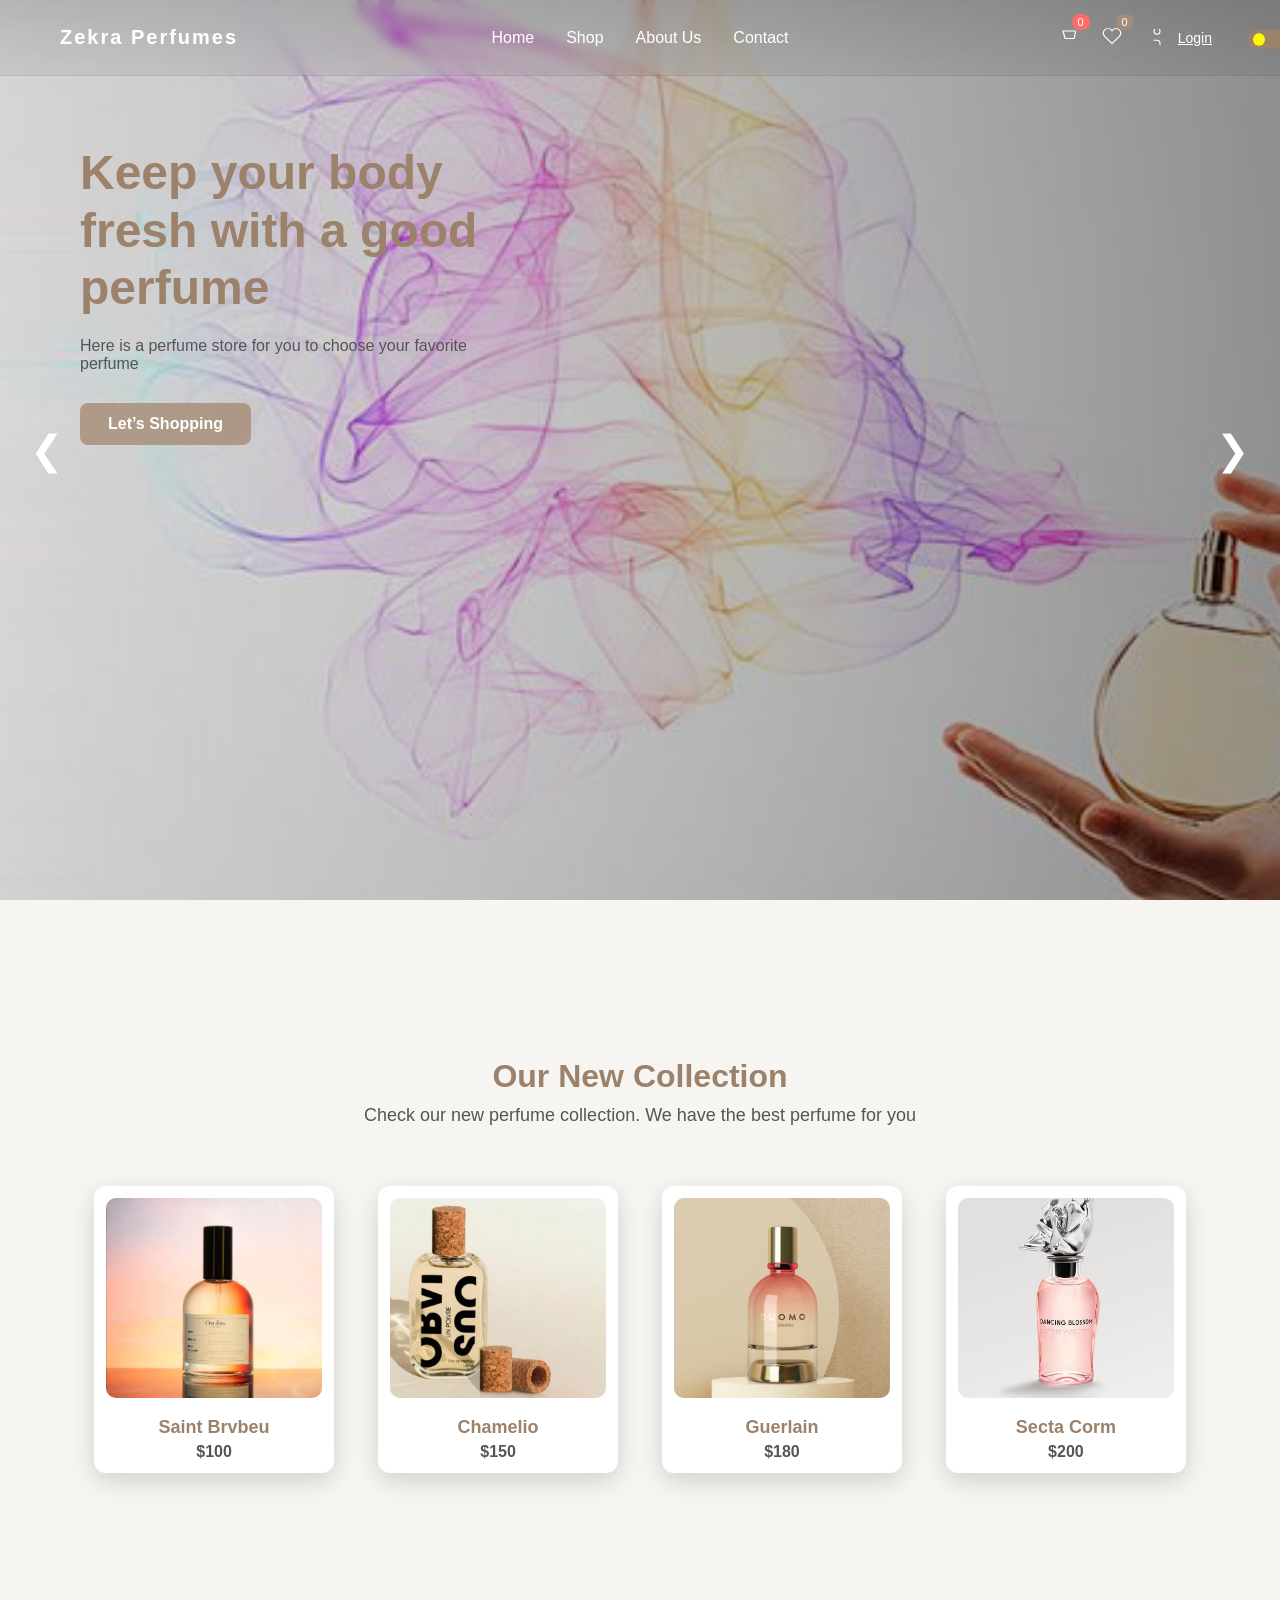
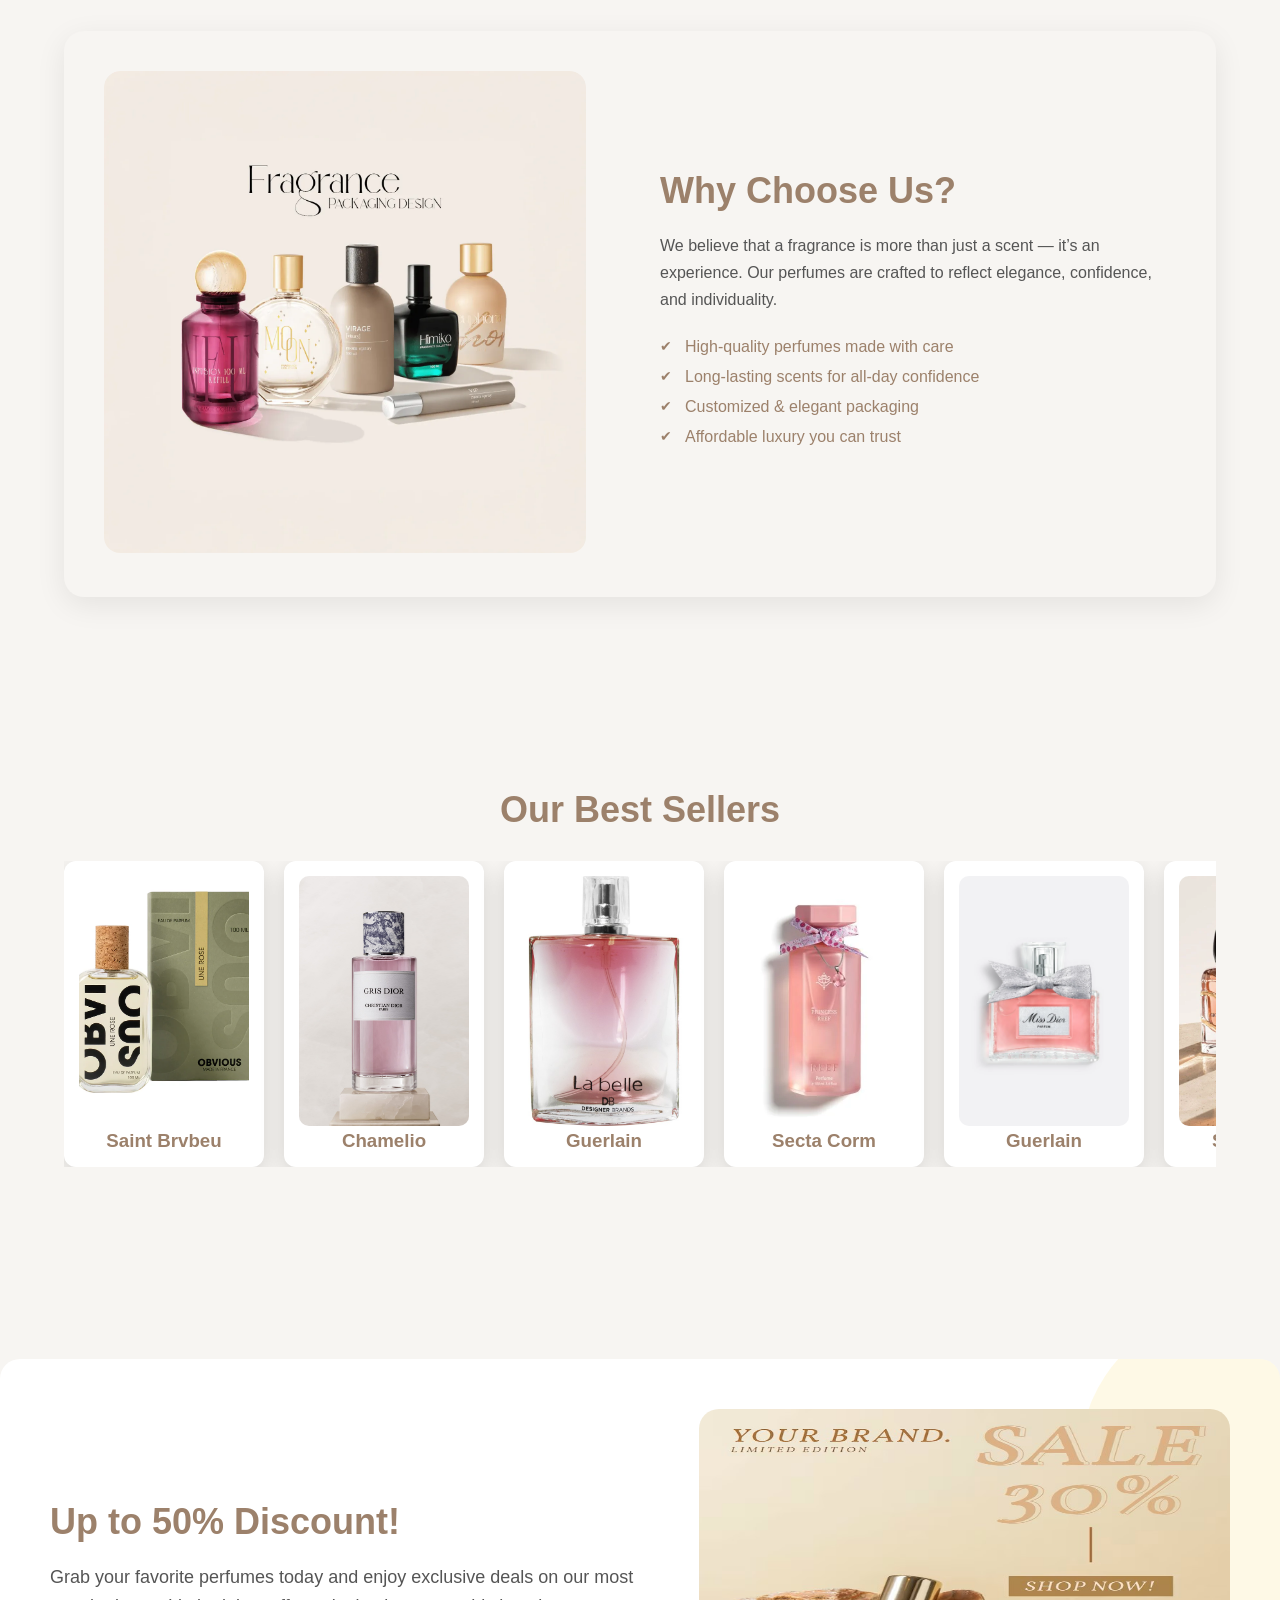
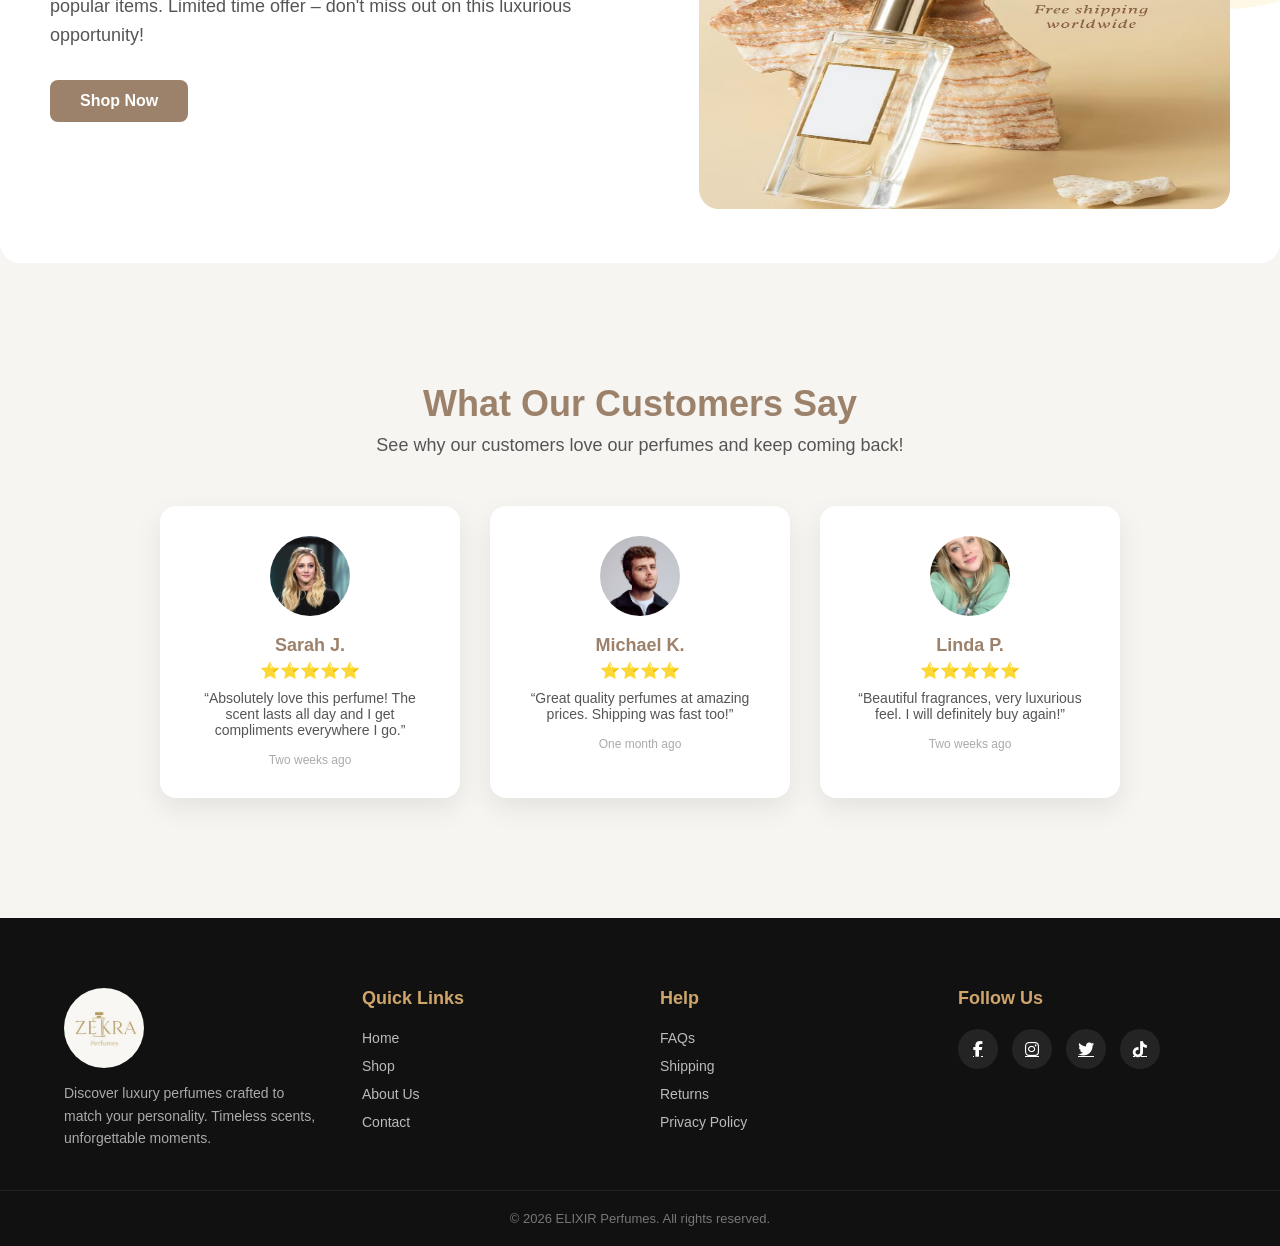
<file: index.html>
<!DOCTYPE html>
<html lang="en">

<head>
    <meta charset="UTF-8" />
    <meta name="viewport" content="width=device-width, initial-scale=1.0" />
    <title>Perfume Store</title>
    <link rel="stylesheet" href="assets/css/style.css" />
    <link rel="stylesheet" href="https://cdnjs.cloudflare.com/ajax/libs/font-awesome/6.5.0/css/all.min.css"
        integrity="sha512-..." crossorigin="anonymous" referrerpolicy="no-referrer" />
</head>

<body class="home-page">

    <header class="navbar">
        <nav>
            <div class="logo">Zekra Perfumes</div>
            <ul>
                <li><a href="index.html" class="active">Home</a></li>
                <li><a href="products.html">Shop</a></li>
                <li><a href="about.html">About Us</a></li>
                <li><a href="contact.html">Contact</a></li>
            </ul>

            <div class="nav-actions">
                <button class="icon-btn cart-btn" id="cart-btn" aria-label="Open cart">
                    <svg width="20" height="20" viewBox="0 0 24 24" fill="none" xmlns="http://www.w3.org/2000/svg">
                        <path d="M6 6h15l-1.5 9h-11z" stroke="currentColor" stroke-width="1.4" stroke-linecap="round"
                            stroke-linejoin="round" />
                    </svg>
                    <span class="badge" id="cart-count">0</span>
                </button>
                <a href="wishlist.html" class="icon-btn" aria-label="Wishlist">
                    <svg width="20" height="20" viewBox="0 0 24 24" fill="none" xmlns="http://www.w3.org/2000/svg">
                        <path
                            d="M20.84 4.61a5.5 5.5 0 0 0-7.78 0L12 5.67l-1.06-1.06a5.5 5.5 0 0 0-7.78 7.78l1.06 1.06L12 21.23l7.78-7.78 1.06-1.06a5.5 5.5 0 0 0 0-7.78z"
                            stroke="currentColor" stroke-width="1.4" stroke-linecap="round" stroke-linejoin="round" />
                    </svg>
                    <!-- Optional: Add badge here if we want to show count -->
                    <span class="badge" id="wishlist-count" style="background-color: var(--primary-color);">0</span>
                </a>
                <a href="login.html" class="icon-btn auth-link" aria-label="Login">
                    <svg width="18" height="18" viewBox="0 0 24 24" fill="none" xmlns="http://www.w3.org/2000/svg">
                        <path d="M16 21v-2a4 4 0 0 0-4-4H8" stroke="currentColor" stroke-width="1.4"
                            stroke-linecap="round" stroke-linejoin="round" />
                        <path d="M12 7a4 4 0 1 0 0-8 4 4 0 0 0 0 8z" stroke="currentColor" stroke-width="1.4"
                            stroke-linecap="round" stroke-linejoin="round" />
                    </svg>
                    <span class="auth-text">Login</span>
                </a>
            </div>
            <label class="switch">
                <input type="checkbox" id="themecheckbox">
                <span class="slider"></span>

            </label>
        </nav>

        <div class="mini-cart" id="mini-cart" aria-hidden="true">
            <div class="mini-cart-header">
                <strong>Your cart</strong>
                <button class="close-mini" id="close-mini">✕</button>
            </div>
            <div class="mini-cart-body" id="mini-cart-body">
                <p class="empty">Your cart is empty.</p>
            </div>
            <div class="mini-cart-footer">
                <button id="clear-cart">Clear cart</button>
                <button id="checkout" onclick="window.location.href='checkout.html'">Checkout</button>
            </div>
        </div>
    </header>
    <section class="hero">
        <div class="hero-text">
            <h1>Keep your body <br> fresh with a good <br>perfume</h1>
            <p>Here is a perfume store for you to choose your favorite
                perfume</p>
            <button class="btn-hero" onclick="location.href='products.html'">Let’s
                Shopping</button>
        </div>

        <div class="hero-slider">
            <div class="overlay"></div>
            <div class="controls">
                <span id="prev">&#10094;</span>
                <span id="next">&#10095;</span>
            </div>
        </div>
    </section>

    <section>
        <div class="newCollection">
            <div class="textCollection">
                <h2>Our New Collection</h2>
                <p>Check our new perfume collection. We have the best
                    perfume for you</p>
            </div>

            <div class="collection">

                <a href="products.html" class="cart">
                    <img src="assets/images/71QTCfqOZ4L._AC_UF1000,1000_QL80_.jpg" alt="perfume1">
                    <h3>Saint Brvbeu</h3>
                    <h4>$100</h4>
                </a>

                <a href="products.html" class="cart">
                    <img src="assets/images/A_249943058-1.jpg" alt="perfume2">
                    <h3>Chamelio</h3>
                    <h4>$150</h4>
                </a>

                <a href="products.html" class="cart">
                    <img src="assets/images/estal-home-catalogo-beauty-perfumery_1.jpg" alt="perfume3">
                    <h3>Guerlain</h3>
                    <h4>$180</h4>
                </a>

                <a href="products.html" class="cart">
                    <img src="assets/images/15-domus-lv.jpg.foto.rmedium.avif" alt="perfume4">
                    <h3>Secta Corm</h3>
                    <h4>$200</h4>
                </a>

            </div>
        </div>
    </section>

    <section class="chooseUs">
        <div class="img">
            <img src="assets/images/smart.webp" alt="Why Choose Us">
        </div>

        <div class="text">
            <h2>Why Choose Us?</h2>

            <p>
                We believe that a fragrance is more than just a scent — it’s
                an experience.
                Our perfumes are crafted to reflect elegance, confidence,
                and individuality.
            </p>

            <ul>
                <li>High-quality perfumes made with care</li>
                <li>Long-lasting scents for all-day confidence</li>
                <li>Customized & elegant packaging</li>
                <li>Affordable luxury you can trust</li>
            </ul>
        </div>
    </section>
    <section class="bestSellers">
        <h2>Our Best Sellers</h2>

        <div class="carousel">
            <div class="carousel-track">
                <a href="products.html" class="product-card">
                    <img src="assets/images/1track.webp" alt="Perfume 1">
                    <h3>Saint Brvbeu</h3>
                </a>
                <a href="products.html" class="product-card">
                    <img src="assets/images/2track.jpg" alt="Perfume 2">
                    <h3>Chamelio</h3>
                </a>
                <a href="products.html" class="product-card">
                    <img src="assets/images/45771253350430.jpg" alt="Perfume 3">
                    <h3>Guerlain</h3>
                </a>
                <a href="products.html" class="product-card">
                    <img src="assets/images/533422a0-4fe4-4d05-b3bf-fd5687bdfdcc-500x500-xfHa7fQIoizAs7rjMm3n0qi7awHfYOz1EbD715Xi.webp"
                        alt="Perfume 4">
                    <h3>Secta Corm</h3>
                </a>
                <a href="products.html" class="product-card">
                    <img src="assets/images/Y0997166_C099700897_E01_RHC.webp" alt="Perfume 3">
                    <h3>Guerlain</h3>

                </a>
                <a href="products.html" class="product-card">
                    <img src="assets/images/designed-to-last-si-2025-visual.webp" alt="Perfume 4">
                    <h3>Secta Corm</h3>

                </a>
                <a href="products.html" class="product-card">
                    <img src="assets/images/discount.jpg" alt="Perfume 3">
                    <h3>Guerlain</h3>
                </a>
                <a href="products.html" class="product-card">
                    <img src="assets/images/perfume4.jpg" alt="Perfume 4">
                    <h3>Secta Corm</h3>
                </a>
            </div>
        </div>
    </section>
    <section class="discount">
        <div class="discount-text">
            <h2>Up to 50% Discount!</h2>
            <p>
                Grab your favorite perfumes today and enjoy exclusive deals
                on our most popular items.
                Limited time offer – don't miss out on this luxurious
                opportunity!
            </p>
            <a href="products.html" class="btn-shop">Shop Now</a>
        </div>
        <div class="discount-img">
            <img src="assets/images/sale1.jpg" alt="Discount Perfume">
        </div>
    </section>

    <section class="testimonials">
        <div class="section-header">
            <h2>What Our Customers Say</h2>
            <p>See why our customers love our perfumes and keep coming back!</p>
        </div>

        <div class="testimonial-cards">

            <div class="testimonial-card">
                <img src="assets/images/lili.webp" alt="Customer 1">
                <h3>Sarah J.</h3>
                <div class="rating">
                    ⭐⭐⭐⭐⭐
                </div>
                <p class="review">“Absolutely love this perfume! The scent lasts all day and I get compliments
                    everywhere I go.”</p>
                <span class="time">Two weeks ago</span>
            </div>

            <div class="testimonial-card">
                <img src="assets/images/alex-warren.jpeg" alt="Customer 2">
                <h3>Michael K.</h3>
                <div class="rating">
                    ⭐⭐⭐⭐
                </div>
                <p class="review">“Great quality perfumes at amazing prices. Shipping was fast too!”</p>
                <span class="time">One month ago</span>
            </div>

            <div class="testimonial-card">
                <img src="assets/images/linda.jpg" alt="Customer 3">
                <h3>Linda P.</h3>
                <div class="rating">
                    ⭐⭐⭐⭐⭐
                </div>
                <p class="review">“Beautiful fragrances, very luxurious feel. I will definitely buy again!”</p>
                <span class="time">Two weeks ago</span>
            </div>
        </div>
    </section>

    <footer class="footer">

    </footer>


    <script src="assets/js/bootstrap.bundle.min.js"></script>
    <script src="assets/js/components.js"></script>
   <script src="assets/js/common.js"></script>
    <script src="assets/js/script.js"></script>
    <script src="assets/js/about.js"></script>
</body>

</html>
</file>
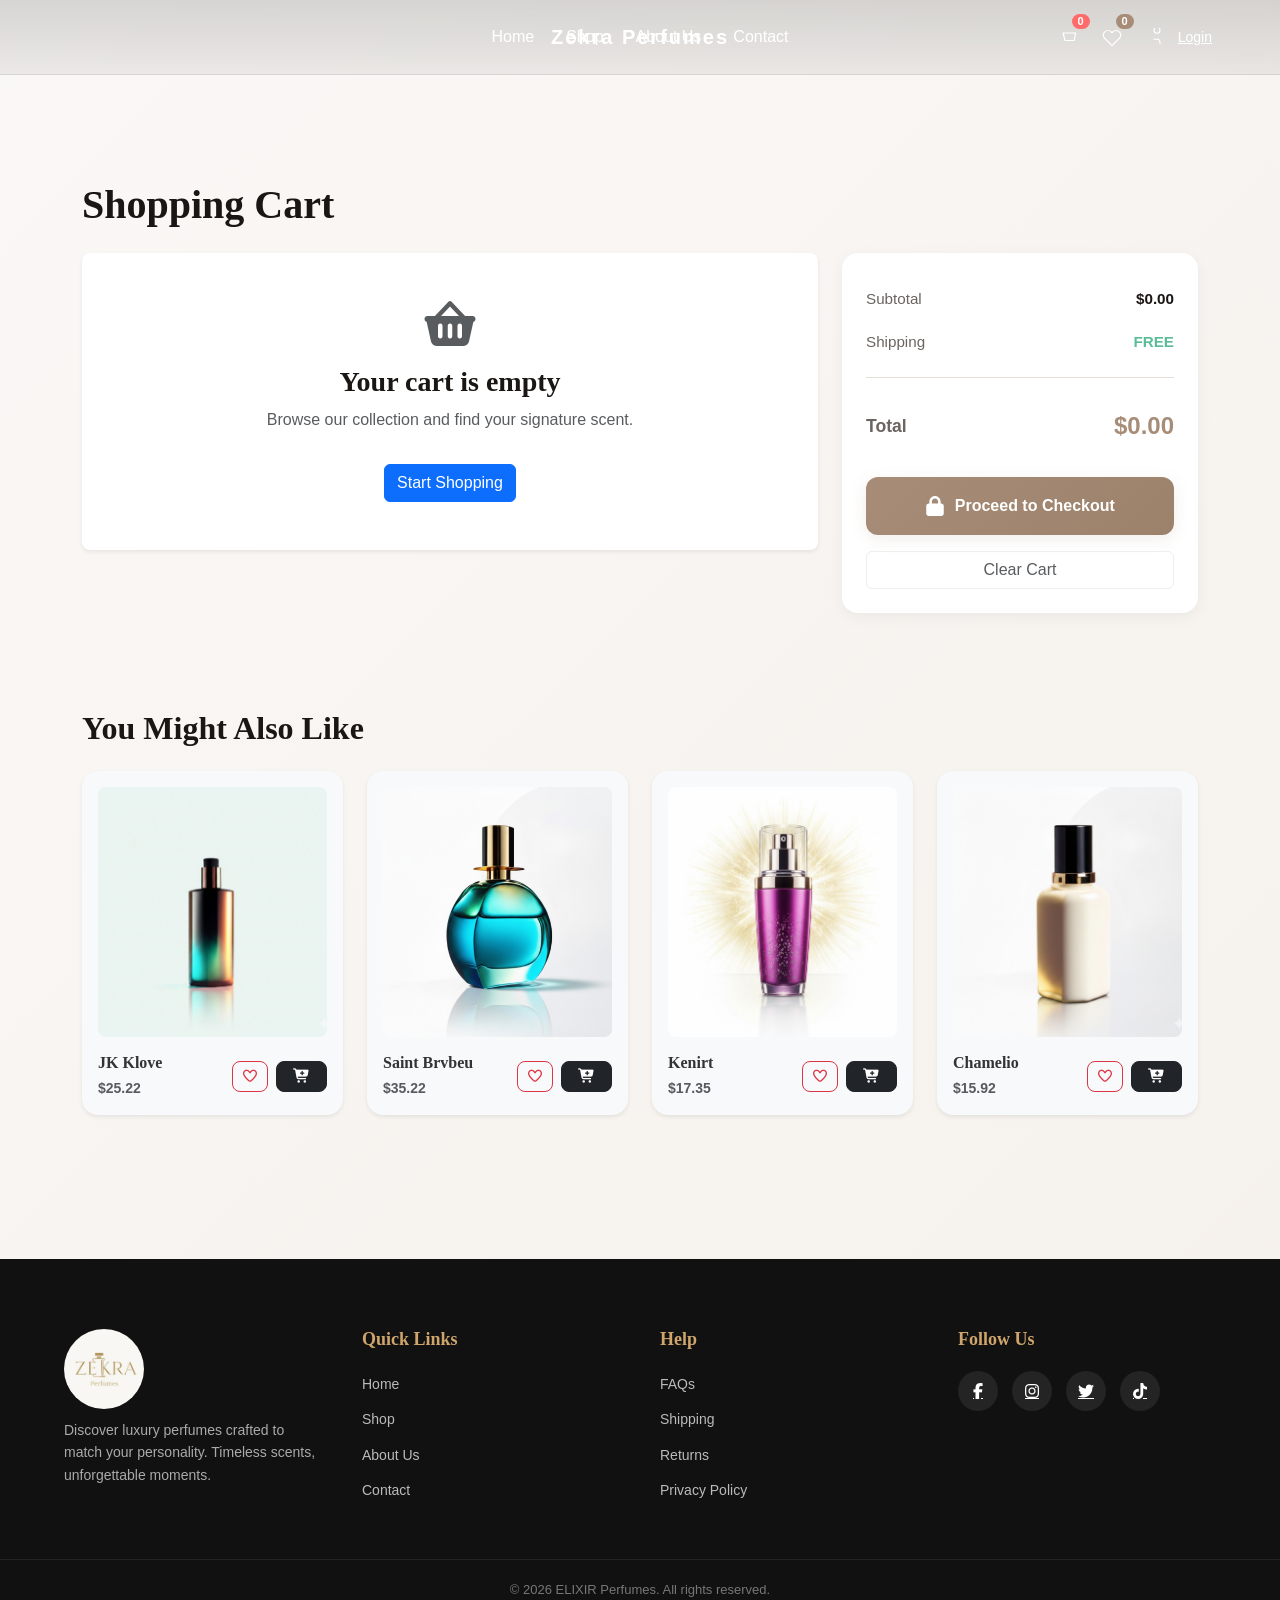
<file: cart.html>
<!DOCTYPE html>
<html lang="en">

<head>
    <meta charset="UTF-8">
    <meta name="viewport" content="width=device-width, initial-scale=1.0">
    <title>Shopping Cart - Zekra Perfumes</title>
    <!-- Use standard project CSS -->
    <link rel="stylesheet" href="assets/css/bootstrap.min.css" />
    <link rel="stylesheet" href="assets/css/all.min.css" />
    <link rel="stylesheet" href="assets/css/style.css">
    <link rel="stylesheet" href="assets/css/products.css">
    <!-- Removed cart.css to align with products.html -->
</head>

<body>
    <header class="navbar">
        <nav>
            <div class="logo">Zekra Perfumes</div>
            <ul>
                <li><a href="index.html">Home</a></li>
                <li><a href="products.html">Shop</a></li>
                <li><a href="about.html">About Us</a></li>
                <li><a href="contact.html">Contact</a></li>
            </ul>

            <div class="nav-actions">
                <button class="icon-btn cart-btn" id="cart-btn" aria-label="Open cart">
                    <svg width="20" height="20" viewBox="0 0 24 24" fill="none" xmlns="http://www.w3.org/2000/svg">
                        <path d="M6 6h15l-1.5 9h-11z" stroke="currentColor" stroke-width="1.4" stroke-linecap="round"
                            stroke-linejoin="round" />
                    </svg>
                    <span class="badge" id="cart-count">0</span>
                </button>
                <a href="wishlist.html" class="icon-btn" aria-label="Wishlist">
                    <svg width="20" height="20" viewBox="0 0 24 24" fill="none" xmlns="http://www.w3.org/2000/svg">
                        <path
                            d="M20.84 4.61a5.5 5.5 0 0 0-7.78 0L12 5.67l-1.06-1.06a5.5 5.5 0 0 0-7.78 7.78l1.06 1.06L12 21.23l7.78-7.78 1.06-1.06a5.5 5.5 0 0 0 0-7.78z"
                            stroke="currentColor" stroke-width="1.4" stroke-linecap="round" stroke-linejoin="round" />
                    </svg>
                    <span class="badge" id="wishlist-count" style="background-color: var(--primary-color);">0</span>
                </a>
                <a href="login.html" class="icon-btn auth-link" aria-label="Login">
                    <svg width="18" height="18" viewBox="0 0 24 24" fill="none" xmlns="http://www.w3.org/2000/svg">
                        <path d="M16 21v-2a4 4 0 0 0-4-4H8" stroke="currentColor" stroke-width="1.4"
                            stroke-linecap="round" stroke-linejoin="round" />
                        <path d="M12 7a4 4 0 1 0 0-8 4 4 0 0 0 0 8z" stroke="currentColor" stroke-width="1.4"
                            stroke-linecap="round" stroke-linejoin="round" />
                    </svg>
                    <span class="auth-text">Login</span>
                </a>
            </div>
            <!-- Dark mode toggle removed -->
        </nav>

        <div class="mini-cart" id="mini-cart" aria-hidden="true">
            <div class="mini-cart-header">
                <strong>Your cart</strong>
                <button class="close-mini" id="close-mini">✕</button>
            </div>
            <div class="mini-cart-body" id="mini-cart-body">
                <p class="empty">Your cart is empty.</p>
            </div>
            <div class="mini-cart-footer">
                <button id="clear-cart">Clear cart</button>
                <button id="checkout" onclick="window.location.href='checkout.html'">Checkout</button>
            </div>
        </div>
    </header>

    <div class="container mt-5 pt-5">
        <h1 class="mb-4">Shopping Cart</h1>

        <div class="row">
            <!-- Main Cart Items List -->
            <div class="col-lg-8">
                <div id="cart-items-container" class="d-flex flex-column gap-3">
                    <!-- Items will be injected here by JS -->
                    <div class="p-5 text-center bg-light rounded-3">
                        <p class="mb-0">Loading cart...</p>
                    </div>
                </div>
            </div>

            <!-- Cart Summary -->
            <div class="col-lg-4">
                <!-- Importing checkout.css for this section specifically -->
                <link rel="stylesheet" href="assets/css/checkout.css">
                <style>
                    /* Override some checkout.css specificity issues to make it fit in the col-lg-4 */
                    .summary-card {
                        width: 100%;
                        margin-top: 0;
                        box-shadow: 0 4px 16px rgba(0, 0, 0, 0.05);
                    }
                </style>

                <div class="section-card summary-card sticky-top" style="top: 100px; z-index: 1;">
                    <div class="summary-row">
                        <span>Subtotal</span>
                        <span id="subtotal" style="font-weight: 600;">$0.00</span>
                    </div>
                    <div class="summary-row">
                        <span>Shipping</span>
                        <span id="summary-shipping" class="free-shipping">FREE</span>
                    </div>
                    <div class="summary-divider"></div>
                    <div class="summary-row total-row">
                        <span>Total</span>
                        <span class="total-amount" id="total-price">$0.00</span>
                    </div>

                    <!-- Checkout Button -->
                    <button class="checkout-btn" id="checkout-btn">
                        <svg xmlns="http://www.w3.org/2000/svg" viewBox="0 0 448 512">
                            <path
                                d="M144 144l0 48 160 0 0-48c0-44.2-35.8-80-80-80s-80 35.8-80 80zM80 192l0-48C80 64.5 144.5 0 224 0s144 64.5 144 144l0 48 16 0c35.3 0 64 28.7 64 64l0 192c0 35.3-28.7 64-64 64L64 512c-35.3 0-64-28.7-64-64L0 256c0-35.3 28.7-64 64-64l16 0z" />
                        </svg>
                        <span>Proceed to Checkout</span>
                    </button>

                    <button id="clear-cart-page" class="btn btn-block w-100 mt-3 text-muted"
                        style="background: none; border: 1px solid #eee;">Clear Cart</button>
                </div>
            </div>
        </div>

        <div class="mt-5 pt-5">
            <h2 class="mb-4">You Might Also Like</h2>
            <!-- Product Grid reused from products.html logic -->
            <div class="row prod" id="product-grid">
                <!-- Products will be loaded here -->
            </div>
        </div>
    </div>

    <footer class="footer"></footer>

    <script src="assets/js/bootstrap.bundle.min.js"></script>
    <script src="assets/js/components.js"></script>
    <script src="assets/js/common.js"></script>
    <script src="assets/js/script.js"></script>
    <script src="assets/js/cart.js"></script>
</body>

</html>
</file>
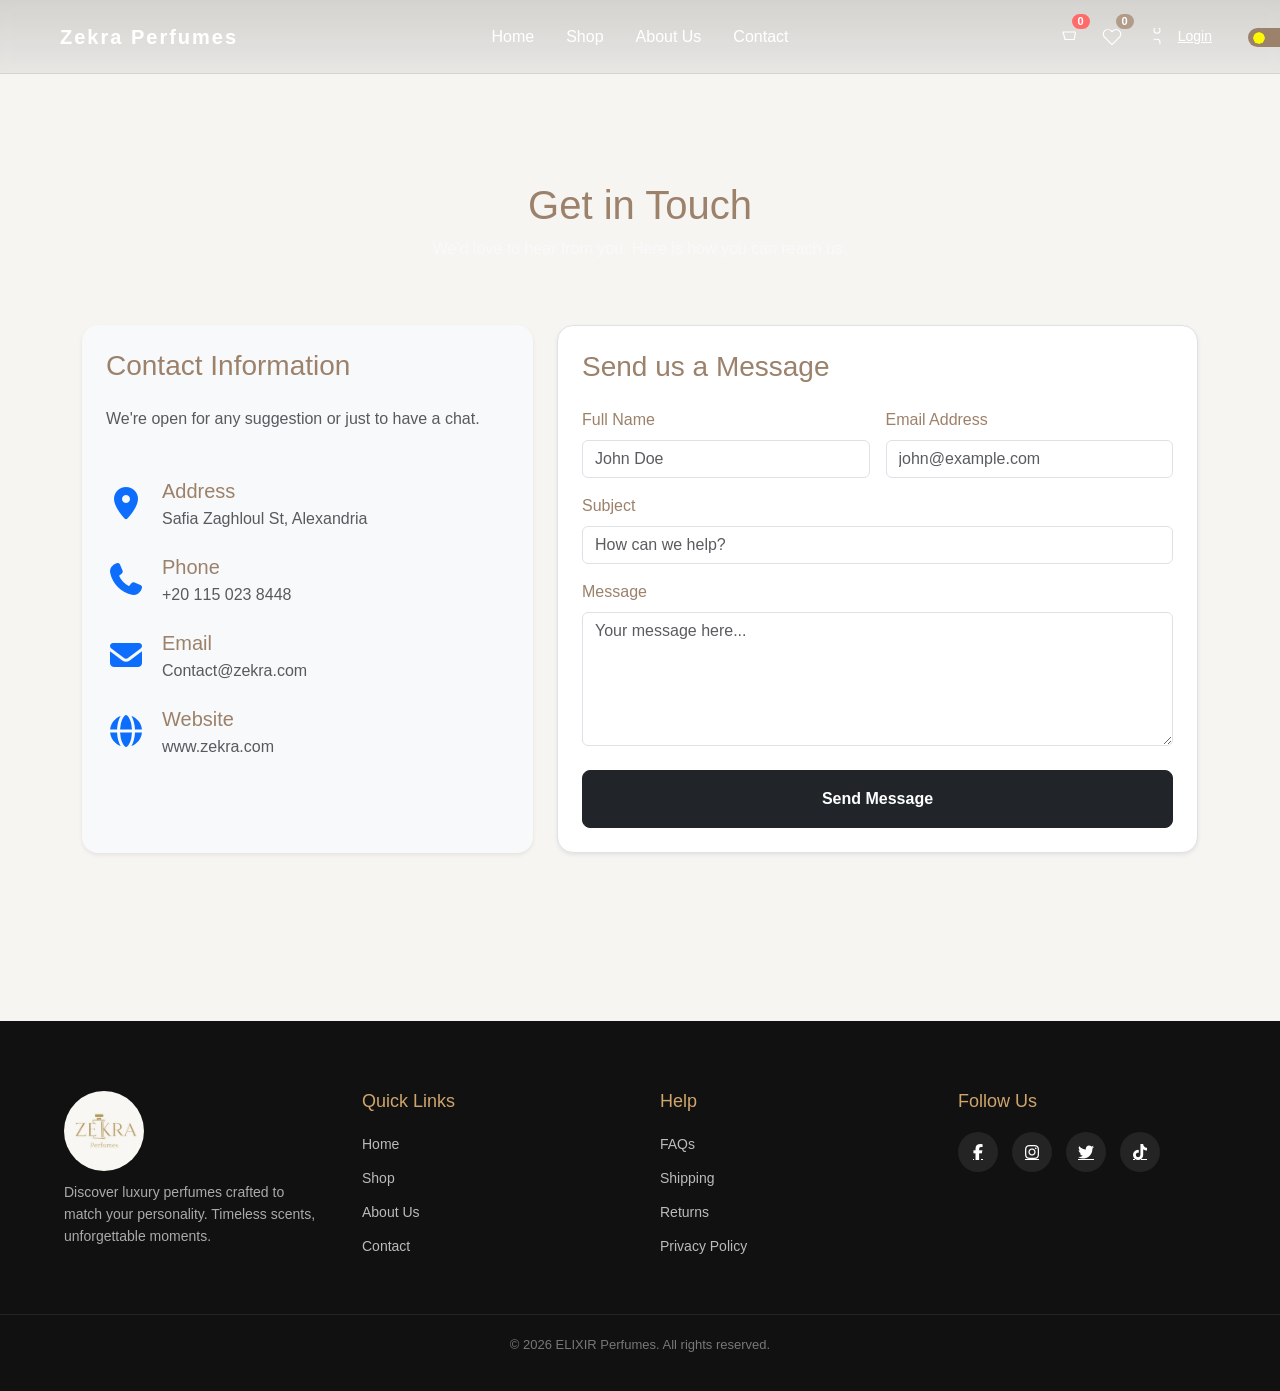
<file: contact.html>
<!DOCTYPE html>
<html lang="en">

<head>
    <meta charset="UTF-8">
    <meta name="viewport" content="width=device-width, initial-scale=1.0">
    <title>Contact Us - Zekra Perfumes</title>
    <!-- Use standard project CSS -->
    <link rel="stylesheet" href="assets/css/bootstrap.min.css">
    <link rel="stylesheet" href="assets/css/all.min.css">
    <link rel="stylesheet" href="assets/css/style.css">
    <!-- Removed contact.css to allow style.css to take over -->
</head>

<body>

    <header class="navbar">
        <nav>
            <div class="logo">Zekra Perfumes</div>
            <ul>
                <li><a href="index.html">Home</a></li>
                <li><a href="products.html">Shop</a></li>
                <li><a href="about.html">About Us</a></li>
                <li><a href="contact.html" class="active">Contact</a></li>
            </ul>

            <div class="nav-actions">
                <button class="icon-btn cart-btn" id="cart-btn" aria-label="Open cart">
                    <svg width="20" height="20" viewBox="0 0 24 24" fill="none" xmlns="http://www.w3.org/2000/svg">
                        <path d="M6 6h15l-1.5 9h-11z" stroke="currentColor" stroke-width="1.4" stroke-linecap="round"
                            stroke-linejoin="round" />
                    </svg>
                    <span class="badge" id="cart-count">0</span>
                </button>
                <a href="wishlist.html" class="icon-btn" aria-label="Wishlist">
                    <svg width="20" height="20" viewBox="0 0 24 24" fill="none" xmlns="http://www.w3.org/2000/svg">
                        <path
                            d="M20.84 4.61a5.5 5.5 0 0 0-7.78 0L12 5.67l-1.06-1.06a5.5 5.5 0 0 0-7.78 7.78l1.06 1.06L12 21.23l7.78-7.78 1.06-1.06a5.5 5.5 0 0 0 0-7.78z"
                            stroke="currentColor" stroke-width="1.4" stroke-linecap="round" stroke-linejoin="round" />
                    </svg>
                    <span class="badge" id="wishlist-count" style="background-color: var(--primary-color);">0</span>
                </a>
                <a href="login.html" class="icon-btn auth-link" aria-label="Login">
                    <svg width="18" height="18" viewBox="0 0 24 24" fill="none" xmlns="http://www.w3.org/2000/svg">
                        <path d="M16 21v-2a4 4 0 0 0-4-4H8" stroke="currentColor" stroke-width="1.4"
                            stroke-linecap="round" stroke-linejoin="round" />
                        <path d="M12 7a4 4 0 1 0 0-8 4 4 0 0 0 0 8z" stroke="currentColor" stroke-width="1.4"
                            stroke-linecap="round" stroke-linejoin="round" />
                    </svg>
                    <span class="auth-text">Login</span>
                </a>
            </div>
            <label class="switch">
                <input type="checkbox" id="themecheckbox">
                <span class="slider"></span>

            </label>
        </nav>

        <div class="mini-cart" id="mini-cart" aria-hidden="true">
            <div class="mini-cart-header">
                <strong>Your cart</strong>
                <button class="close-mini" id="close-mini">✕</button>
            </div>
            <div class="mini-cart-body" id="mini-cart-body">
                <p class="empty">Your cart is empty.</p>
            </div>
            <div class="mini-cart-footer">
                <button id="clear-cart">Clear cart</button>
                <button id="checkout" onclick="window.location.href='checkout.html'">Checkout</button>
            </div>
        </div>
    </header>

    <div class="container mt-5 pt-5 pb-5">
        <div class="row text-center mb-5">
            <div class="col-12">
                <h1>Get in Touch</h1>
                <p class="text-light">We'd love to hear from you. Here is how you can reach us.</p>
            </div>
        </div>

        <div class="row g-4">
            <!-- Contact Info -->
            <div class="col-lg-5">
                <div class="p-4 bg-light rounded-4 h-100 shadow-sm">
                    <h3 class="mb-4">Contact Information</h3>
                    <p class="mb-5 text-muted">We're open for any suggestion or just to have a chat.</p>

                    <div class="d-flex align-items-center mb-4">
                        <div class="icon-box me-3">
                            <i class="fa-solid fa-location-dot fa-2x text-primary"></i>
                        </div>
                        <div>
                            <h5 class="mb-1">Address</h5>
                            <p class="mb-0 text-muted">Safia Zaghloul St, Alexandria</p>
                        </div>
                    </div>

                    <div class="d-flex align-items-center mb-4">
                        <div class="icon-box me-3">
                            <i class="fa-solid fa-phone fa-2x text-primary"></i>
                        </div>
                        <div>
                            <h5 class="mb-1">Phone</h5>
                            <p class="mb-0"><a href="tel:+201150238448" class="text-decoration-none text-muted">+20 115
                                    023 8448</a></p>
                        </div>
                    </div>

                    <div class="d-flex align-items-center mb-4">
                        <div class="icon-box me-3">
                            <i class="fa-solid fa-envelope fa-2x text-primary"></i>
                        </div>
                        <div>
                            <h5 class="mb-1">Email</h5>
                            <p class="mb-0"><a href="mailto:Contact@zekra.com"
                                    class="text-decoration-none text-muted">Contact@zekra.com</a></p>
                        </div>
                    </div>

                    <div class="d-flex align-items-center">
                        <div class="icon-box me-3">
                            <i class="fa-solid fa-globe fa-2x text-primary"></i>
                        </div>
                        <div>
                            <h5 class="mb-1">Website</h5>
                            <p class="mb-0"><a href="#" class="text-decoration-none text-muted">www.zekra.com</a></p>
                        </div>
                    </div>
                </div>
            </div>

            <!-- Contact Form -->
            <div class="col-lg-7">
                <div class="p-4 bg-white rounded-4 h-100 shadow-sm border">
                    <h3 class="mb-4">Send us a Message</h3>
                    <form>
                        <div class="row g-3">
                            <div class="col-md-6">
                                <label for="name" class="form-label">Full Name</label>
                                <input type="text" class="form-control" id="name" placeholder="John Doe">
                            </div>
                            <div class="col-md-6">
                                <label for="email" class="form-label">Email Address</label>
                                <input type="email" class="form-control" id="email" placeholder="john@example.com">
                            </div>
                            <div class="col-12">
                                <label for="subject" class="form-label">Subject</label>
                                <input type="text" class="form-control" id="subject" placeholder="How can we help?">
                            </div>
                            <div class="col-12">
                                <label for="message" class="form-label">Message</label>
                                <textarea class="form-control" id="message" rows="5"
                                    placeholder="Your message here..."></textarea>
                            </div>
                            <div class="col-12 mt-4">
                                <button type="submit" class="btn btn-dark w-100 py-3 rounded-3 fw-bold">Send
                                    Message</button>
                            </div>
                        </div>
                    </form>
                </div>
            </div>
        </div>
    </div>

    <footer class="footer"></footer>

    <script src="assets/js/bootstrap.bundle.min.js"></script>
    <script src="assets/js/components.js"></script>
    <script src="assets/js/common.js"></script>
    <script src="assets/js/script.js"></script>
    <script src="assets/js/contact.js"></script>
</body>

</html>
</file>
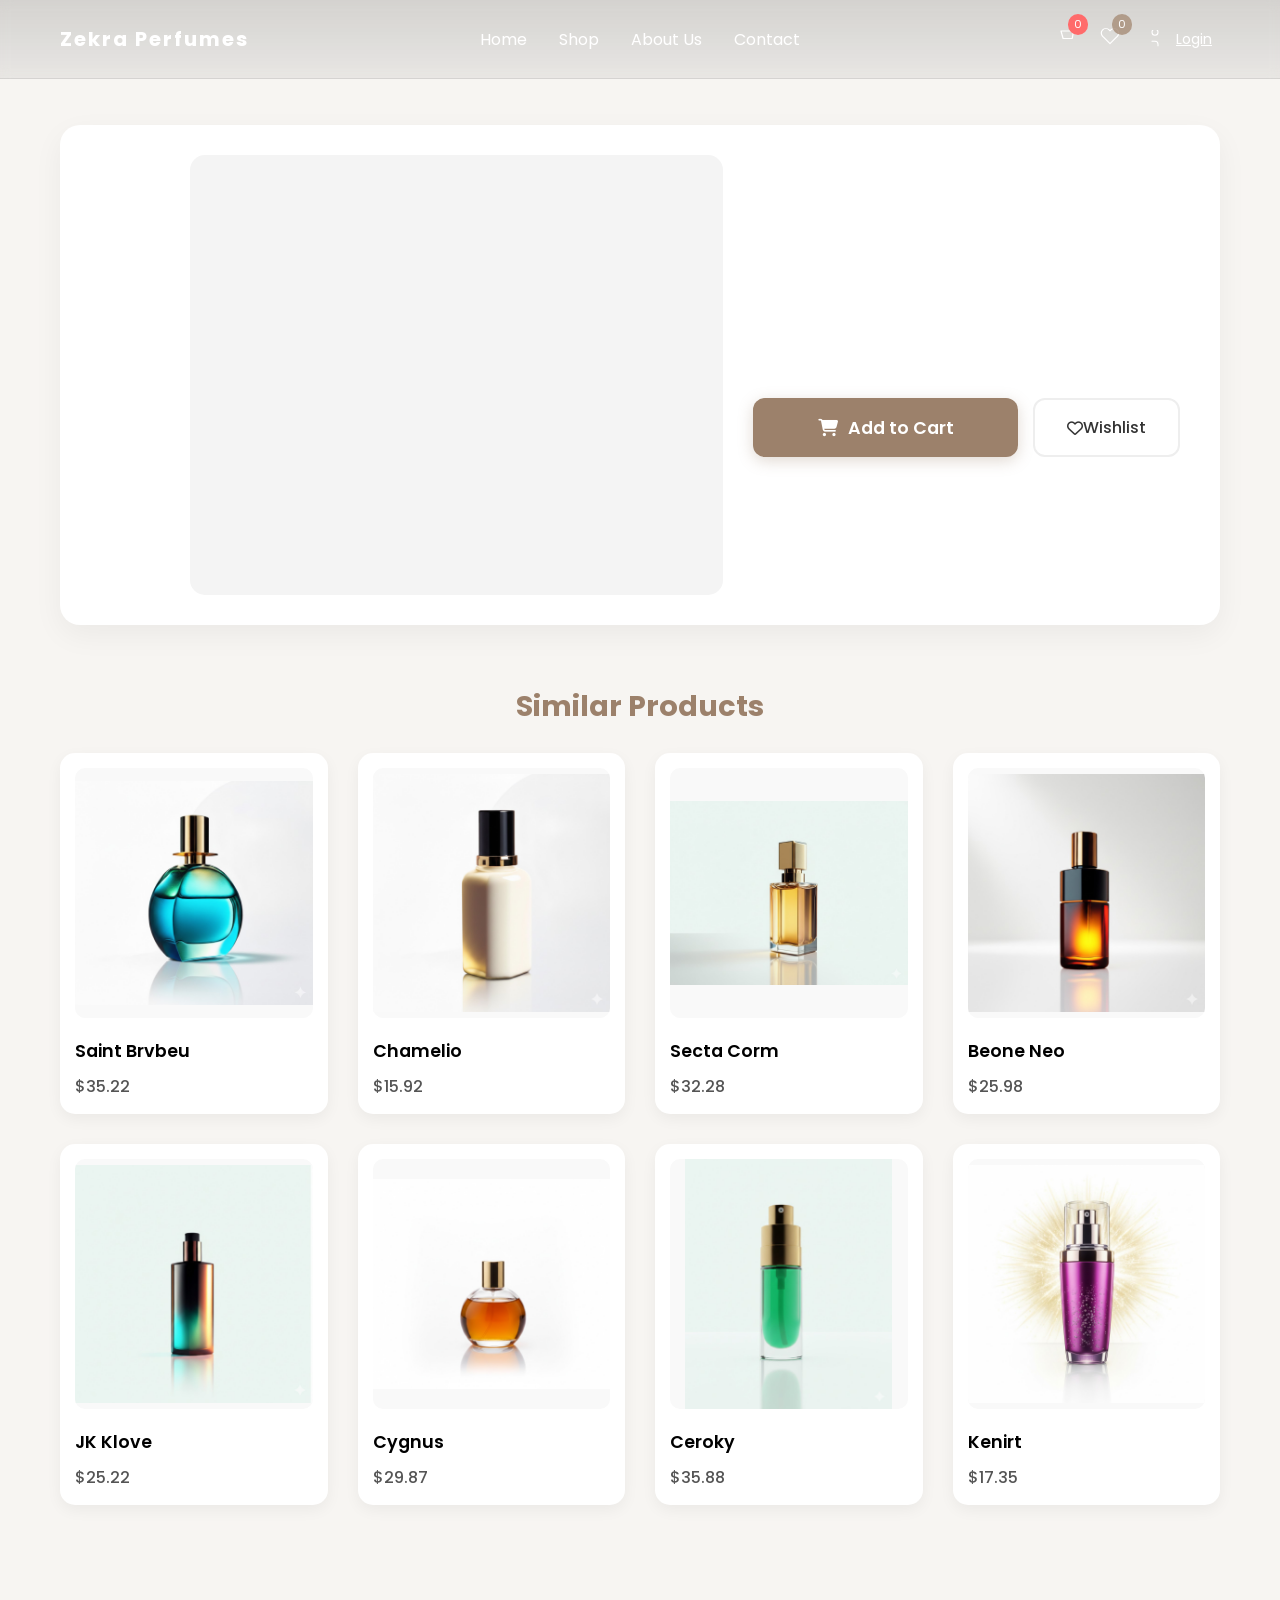
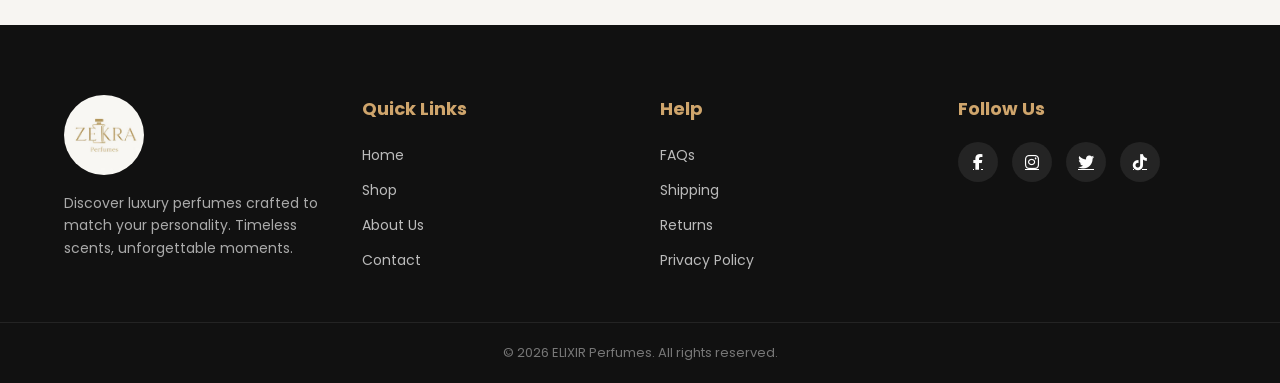
<file: product-details.html>
<!DOCTYPE html>
<html lang="en">

<head>
    <meta charset="UTF-8">
    <meta name="viewport" content="width=device-width, initial-scale=1.0">
    <title>Product Details</title>
    <link rel="stylesheet" href="assets/css/product-details.css">
    <link rel="stylesheet" href="assets/css/style.css">
    <link rel="stylesheet" href="https://cdnjs.cloudflare.com/ajax/libs/font-awesome/6.5.0/css/all.min.css">
</head>

<body>
    <header class="navbar">
        <nav>
            <div class="logo">Zekra Perfumes</div>
            <ul>
                <li><a href="index.html">Home</a></li>
                <li><a href="products.html" class="active">Shop</a></li>
                <li><a href="about.html">About Us</a></li>
                <li><a href="contact.html">Contact</a></li>
            </ul>

            <div class="nav-actions">
                <button class="icon-btn cart-btn" id="cart-btn" aria-label="Open cart">
                    <svg width="20" height="20" viewBox="0 0 24 24" fill="none" xmlns="http://www.w3.org/2000/svg">
                        <path d="M6 6h15l-1.5 9h-11z" stroke="currentColor" stroke-width="1.4" stroke-linecap="round"
                            stroke-linejoin="round" />
                    </svg>
                    <span class="badge" id="cart-count">0</span>
                </button>
                <a href="wishlist.html" class="icon-btn" aria-label="Wishlist">
                    <svg width="20" height="20" viewBox="0 0 24 24" fill="none" xmlns="http://www.w3.org/2000/svg">
                        <path
                            d="M20.84 4.61a5.5 5.5 0 0 0-7.78 0L12 5.67l-1.06-1.06a5.5 5.5 0 0 0-7.78 7.78l1.06 1.06L12 21.23l7.78-7.78 1.06-1.06a5.5 5.5 0 0 0 0-7.78z"
                            stroke="currentColor" stroke-width="1.4" stroke-linecap="round" stroke-linejoin="round" />
                    </svg>
                    <span class="badge" id="wishlist-count" style="background-color: var(--primary-color);">0</span>
                </a>
                <a href="login.html" class="icon-btn auth-link" aria-label="Login">
                    <svg width="18" height="18" viewBox="0 0 24 24" fill="none" xmlns="http://www.w3.org/2000/svg">
                        <path d="M16 21v-2a4 4 0 0 0-4-4H8" stroke="currentColor" stroke-width="1.4"
                            stroke-linecap="round" stroke-linejoin="round" />
                        <path d="M12 7a4 4 0 1 0 0-8 4 4 0 0 0 0 8z" stroke="currentColor" stroke-width="1.4"
                            stroke-linecap="round" stroke-linejoin="round" />
                    </svg>
                    <span class="auth-text">Login</span>
                </a>
            </div>
            <!-- Dark mode toggle removed -->
        </nav>

        <div class="mini-cart" id="mini-cart" aria-hidden="true">
            <div class="mini-cart-header">
                <strong>Your cart</strong>
                <button class="close-mini" id="close-mini">✕</button>
            </div>
            <div class="mini-cart-body" id="mini-cart-body">
                <p class="empty">Your cart is empty.</p>
            </div>
            <div class="mini-cart-footer">
                <button id="clear-cart">Clear cart</button>
                <button id="checkout" onclick="window.location.href='checkout.html'">Checkout</button>
            </div>
        </div>
    </header>
    <div class="container">
        <div class="prouct">
            <div class="sub-images">
            </div>

            <div class="main-image">
            </div>

            <div class="details">
                <h1 class="name"></h1>
                <span class="rate"></span>
                <div class="price"></div>
                <div class="description"></div>

                <div class="details-buttons">
                    <button class="add-to-cart-btn">
                        <i class="fa-solid fa-cart-shopping"></i> Add to Cart
                    </button>
                    <button class="add-to-wishlist">
                        <i class="fa-regular fa-heart"></i> Wishlist
                    </button>
                </div>
            </div>
        </div>

        <div class="similar-products">
            <h1>Similar Products</h1>
            <div class="simImages"></div>
        </div>
    </div>
    <footer class="footer"></footer>
    <script src="assets/js/bootstrap.bundle.min.js"></script>
    <script src="assets/js/components.js"></script>
    <script src="assets/js/common.js"></script>
    <script src="assets/js/script.js"></script>
    <script src="assets/js/product-details.js"></script>
</body>

</html>
</file>
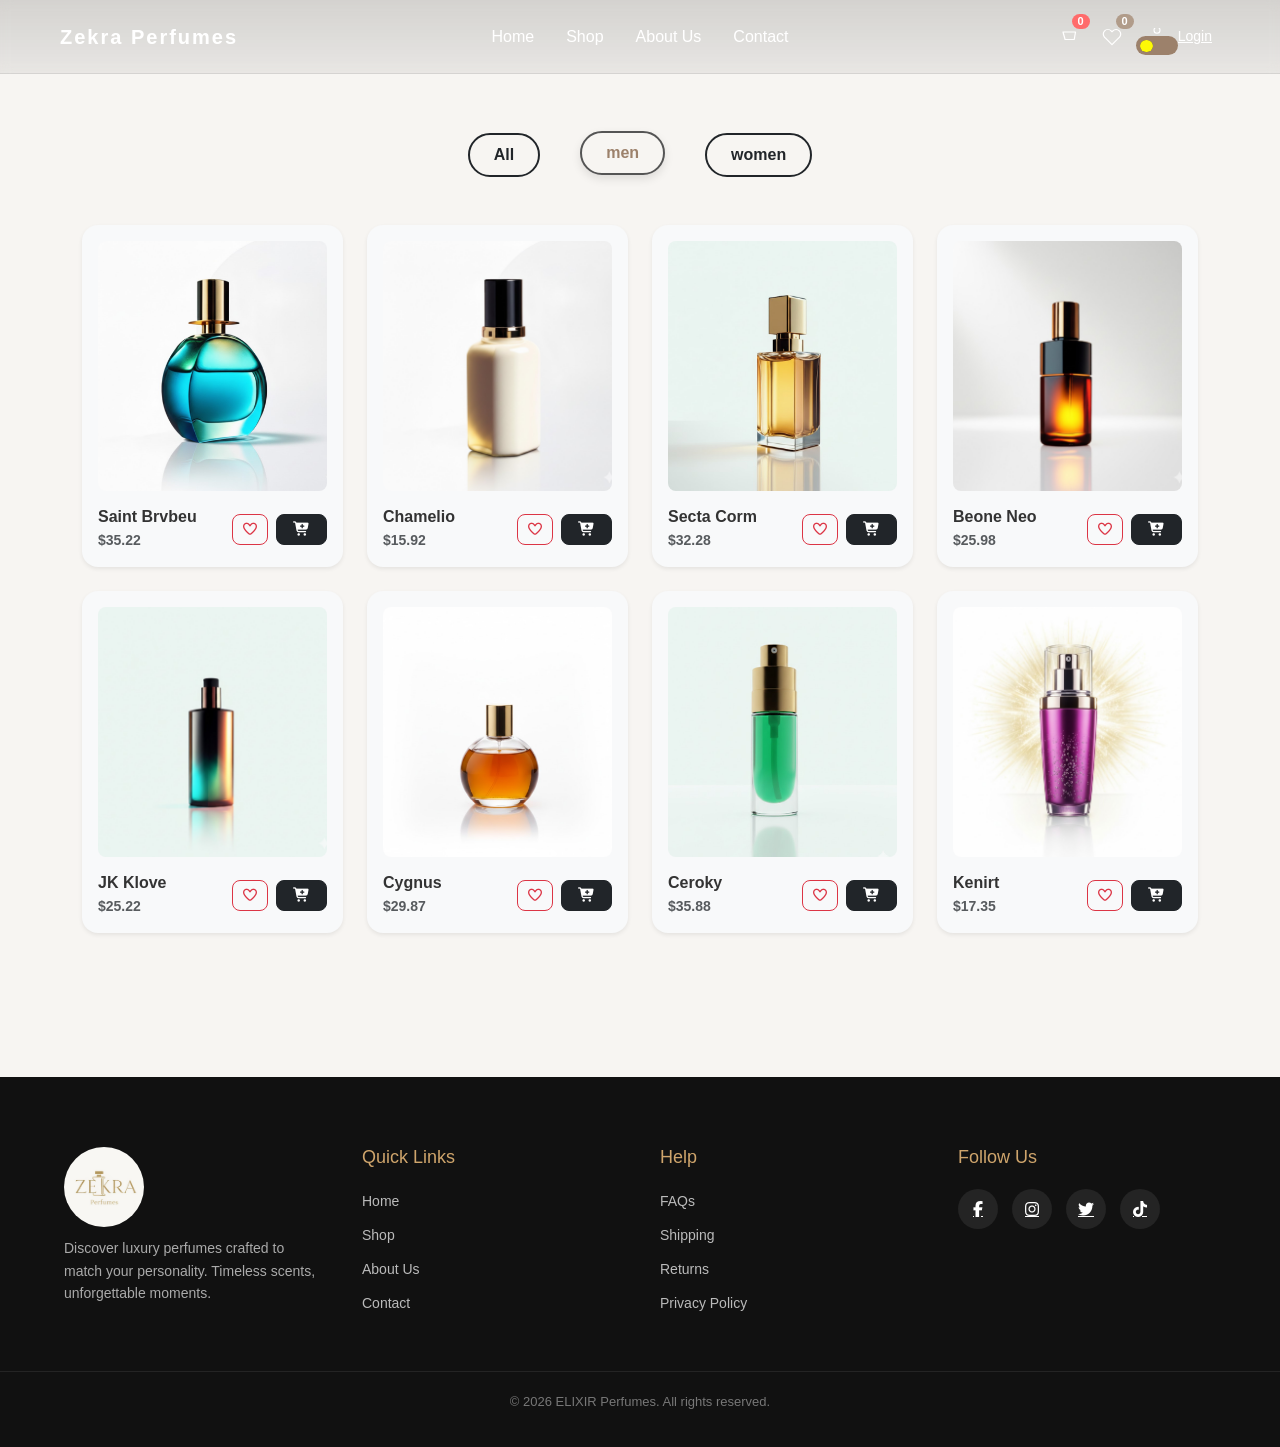
<file: products.html>
<!doctype html>
<html lang="en">

<head>
  <meta charset="UTF-8" />
  <meta name="viewport" content="width=device-width, initial-scale=1.0" />
  <title>Document</title>
  <link rel="stylesheet" href="assets/css/all.min.css" />
  <link rel="stylesheet" href="assets/css/bootstrap.min.css" />
  <link rel="stylesheet" href="assets/css/products.css" />
</head>

<body>
  <header class="navbar">
    <nav>
      <div class="logo">Zekra Perfumes</div>
      <ul>
        <li><a href="index.html">Home</a></li>
        <li><a href="products.html" class="active">Shop</a></li>
        <li><a href="about.html">About Us</a></li>
        <li><a href="contact.html">Contact</a></li>
      </ul>

      <div class="nav-actions">
        <button class="icon-btn cart-btn" id="cart-btn" aria-label="Open cart">
          <svg width="20" height="20" viewBox="0 0 24 24" fill="none" xmlns="http://www.w3.org/2000/svg">
            <path d="M6 6h15l-1.5 9h-11z" stroke="currentColor" stroke-width="1.4" stroke-linecap="round"
              stroke-linejoin="round" />
          </svg>
          <span class="badge" id="cart-count">0</span>
        </button>
        <a href="wishlist.html" class="icon-btn" aria-label="Wishlist">
          <svg width="20" height="20" viewBox="0 0 24 24" fill="none" xmlns="http://www.w3.org/2000/svg">
            <path
              d="M20.84 4.61a5.5 5.5 0 0 0-7.78 0L12 5.67l-1.06-1.06a5.5 5.5 0 0 0-7.78 7.78l1.06 1.06L12 21.23l7.78-7.78 1.06-1.06a5.5 5.5 0 0 0 0-7.78z"
              stroke="currentColor" stroke-width="1.4" stroke-linecap="round" stroke-linejoin="round" />
          </svg>
          <span class="badge" id="wishlist-count" style="background-color: var(--primary-color);">0</span>
        </a>
        <a href="login.html" class="icon-btn auth-link" aria-label="Login">
          <svg width="18" height="18" viewBox="0 0 24 24" fill="none" xmlns="http://www.w3.org/2000/svg">
            <path d="M16 21v-2a4 4 0 0 0-4-4H8" stroke="currentColor" stroke-width="1.4" stroke-linecap="round"
              stroke-linejoin="round" />
            <path d="M12 7a4 4 0 1 0 0-8 4 4 0 0 0 0 8z" stroke="currentColor" stroke-width="1.4" stroke-linecap="round"
              stroke-linejoin="round" />
          </svg>
          <span class="auth-text">Login</span>
        </a>
      </div>
    </nav>

    <div class="mini-cart" id="mini-cart" aria-hidden="true">
      <div class="mini-cart-header">
        <strong>Your cart</strong>
        <button class="close-mini" id="close-mini">✕</button>
      </div>
      <div class="mini-cart-body" id="mini-cart-body">
        <p class="empty">Your cart is empty.</p>
      </div>
      <div class="mini-cart-footer">
        <button id="clear-cart">Clear cart</button>
        <button id="checkout" onclick="window.location.href='checkout.html'">Checkout</button>
      </div>
    </div>
    <label class="switch">
                <input type="checkbox" id="themecheckbox">
                <span class="slider"></span>

            </label>
  </header>
  <div class="container">
    <div class="row mt-5 justify-content-center gap-3 btns">
      <div class="col-auto">
        <button data-category="all" class="btn btn-outline-dark px-4 py-2 rounded-pill fw-bold">All</button>
      </div>
      <div class="col-auto">
        <button data-category="men" class="btn btn-outline-dark px-4 py-2 rounded-pill fw-bold active">men</button>
      </div>
      <div class="col-auto">
        <button data-category="women" class="btn btn-outline-dark px-4 py-2 rounded-pill fw-bold">women</button>
      </div>
    </div>

    <div class="row mt-5 prod"></div>
  </div>
  <footer class="footer"></footer>

  <script src="assets/js/bootstrap.bundle.min.js"></script>
  <script src="assets/js/components.js"></script>
  <script src="assets/js/common.js"></script>
  <script src="assets/js/script.js"></script>
  <script src="assets/js/products.js"></script>
  <script src="assets/js/about.js"></script>
</body>

</html>
</file>
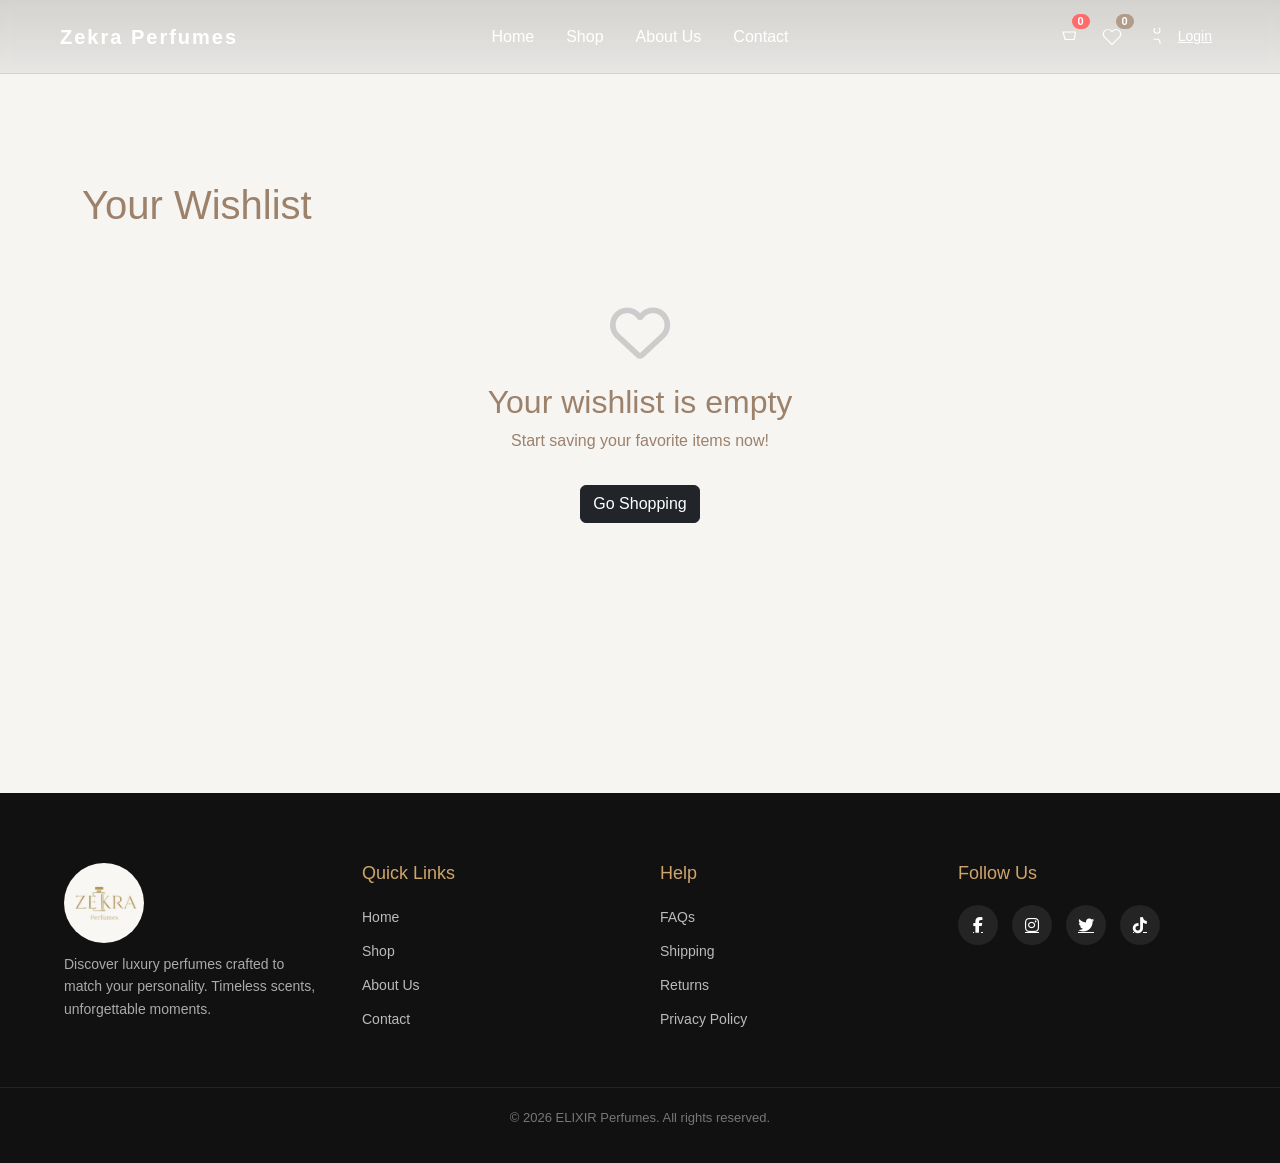
<file: wishlist.html>
<!DOCTYPE html>
<html lang="en">

<head>
    <meta charset="UTF-8">
    <meta name="viewport" content="width=device-width, initial-scale=1.0">
    <title>Wishlist - Zekra Perfumes</title>
    <!-- Removed legacy wishlist.css -->
    <link rel="stylesheet" href="assets/css/bootstrap.min.css">
    <link rel="stylesheet" href="assets/css/products.css">
    <link rel="stylesheet" href="assets/css/style.css">
    <link rel="stylesheet" href="https://cdnjs.cloudflare.com/ajax/libs/font-awesome/6.5.0/css/all.min.css">
</head>

<body>
    <header class="navbar">
        <nav>
            <div class="logo">Zekra Perfumes</div>
            <ul>
                <!-- Use a static class update if needed, but JS components.js usually handles active state if loaded correctly,
                     though here it is hardcoded. -->
                <li><a href="index.html">Home</a></li>
                <li><a href="products.html">Shop</a></li>
                <li><a href="about.html">About Us</a></li>
                <li><a href="contact.html">Contact</a></li>
            </ul>
            <!-- ... navbar content ... -->
            <div class="nav-actions">
                <button class="icon-btn cart-btn" id="cart-btn" aria-label="Open cart">
                    <svg width="20" height="20" viewBox="0 0 24 24" fill="none" xmlns="http://www.w3.org/2000/svg">
                        <path d="M6 6h15l-1.5 9h-11z" stroke="currentColor" stroke-width="1.4" stroke-linecap="round"
                            stroke-linejoin="round" />
                    </svg>
                    <span class="badge" id="cart-count">0</span>
                </button>
                <a href="wishlist.html" class="icon-btn" aria-label="Wishlist">
                    <svg width="20" height="20" viewBox="0 0 24 24" fill="none" xmlns="http://www.w3.org/2000/svg">
                        <path
                            d="M20.84 4.61a5.5 5.5 0 0 0-7.78 0L12 5.67l-1.06-1.06a5.5 5.5 0 0 0-7.78 7.78l1.06 1.06L12 21.23l7.78-7.78 1.06-1.06a5.5 5.5 0 0 0 0-7.78z"
                            stroke="currentColor" stroke-width="1.4" stroke-linecap="round" stroke-linejoin="round" />
                    </svg>
                    <span class="badge" id="wishlist-count" style="background-color: var(--primary-color);">0</span>
                </a>
                <a href="login.html" class="icon-btn auth-link" aria-label="Login">
                    <svg width="18" height="18" viewBox="0 0 24 24" fill="none" xmlns="http://www.w3.org/2000/svg">
                        <path d="M16 21v-2a4 4 0 0 0-4-4H8" stroke="currentColor" stroke-width="1.4"
                            stroke-linecap="round" stroke-linejoin="round" />
                        <path d="M12 7a4 4 0 1 0 0-8 4 4 0 0 0 0 8z" stroke="currentColor" stroke-width="1.4"
                            stroke-linecap="round" stroke-linejoin="round" />
                    </svg>
                    <span class="auth-text">Login</span>
                </a>
            </div>
        </nav>

        <div class="mini-cart" id="mini-cart" aria-hidden="true">
            <div class="mini-cart-header">
                <strong>Your cart</strong>
                <button class="close-mini" id="close-mini">✕</button>
            </div>
            <div class="mini-cart-body" id="mini-cart-body">
                <p class="empty">Your cart is empty.</p>
            </div>
            <div class="mini-cart-footer">
                <button id="clear-cart">Clear cart</button>
                <button id="checkout" onclick="window.location.href='checkout.html'">Checkout</button>
            </div>
        </div>
    </header>

    <div class="container mt-5 pt-5" style="min-height: 60vh;">
        <h1 class="mb-4">Your Wishlist</h1>
        <div class="row" id="wishlist-grid">
            <!-- Wishlist items will be loaded here by JS -->
            <p>Your wishlist is loading or empty.</p>
        </div>
    </div>

    <footer class="footer"></footer>
    <script src="assets/js/bootstrap.bundle.min.js"></script>
    <script src="assets/js/wishlist.js"></script>
    <script src="assets/js/components.js"></script>
    <script src="assets/js/about.js"></script>
    <script src="assets/js/common.js"></script>
    <script src="assets/js/script.js"></script>
</body>

</html>
</file>
<file: assets/css/style.css>
* {
  margin: 0;
  padding: 0;
  box-sizing: border-box;
  font-family: "Poppins", sans-serif;
}
:root {
  --primary-color: #a78d78d0;
  --text-color: #9c816b;
  --muted-text: #555;
  --bg-color: #f7f5f2;
  --card-bg: #fff;
  --navbar-bg: linear-gradient(rgba(0, 0, 0, 0.14), rgba(0, 0, 0, 0.06));
  --white: #fff;
  --section-padding: 80px;
  --btn-padding-y: 14px;
  --btn-padding-x: 32px;
  --h1-size: 48px;
  --line-height: 1.2;

  --transition-speed: 0.6s;
  --navbar-height: 64px;
}
.dark {
  --primary-color: #a78d78d0;
  --text-color: #9c816b;
  --muted-text: #fff;
  --bg-color: #212121;
  --card-bg: #212121;
  --white: #fff;
  
}


/* Custom Scrollbar */
::-webkit-scrollbar {
  width: 8px; /* Thin scrollbar */
}

::-webkit-scrollbar-track {
  background: var(--bg-color);
}

::-webkit-scrollbar-thumb {
  background: var(--primary-color);
  border-radius: 10px;
  border: 2px solid var(--bg-color); /* Creates padding effect */
}

::-webkit-scrollbar-thumb:hover {
  background: var(--text-color);
}

/* Dark mode removed */

body {
  padding-top: 85px; /* Height of fixed navbar + generic spacing */
  background: var(--bg-color);
  color: var(--text-color);
  overflow-x: hidden;
  transition:
    background 0.3s ease,
    color 0.3s ease;
}

html {
  overflow-x: hidden;
}

body.home-page {
  padding-top: 0;
}

header.navbar {
  position: fixed;
  top: 0;
  left: 0;
  right: 0;
  z-index: 999;
  background: var(--navbar-bg);
  backdrop-filter: blur(6px);
  border-bottom: 1px solid rgba(255, 255, 255, 0.04);
  padding: 8px 0;
  display: block; /* Override Bootstrap's display: flex */
}

nav {
  display: flex;
  align-items: center;
  gap: 24px;
  padding: 12px 20px;
  max-width: 1200px;
  margin: 0 auto;
  position: relative;
}
nav ul {
  position: absolute;
  left: 50%;
  top: 50%;
  transform: translate(-50%, -50%);
  display: flex;
  list-style: none;
  gap: 12px;
  margin: 0;
  padding: 0;
}
nav ul {
  display: flex;
  list-style: none;
  gap: 12px;
  margin: 0;
  padding: 0;
}
.logo {
  color: var(--white);
  font-weight: 700;
  letter-spacing: 2px;
  font-size: 20px;
  margin-right: 6px;
}
nav ul li a {
  text-decoration: none;
  color: var(--white);
  padding: 6px 10px;
  border-radius: 6px;
  transition:
    background 0.25s,
    color 0.25s;
}
nav ul li a:hover {
  background: rgba(255, 255, 255, 0.06);
  color: var(--white);
}

.switch {
  bottom: 18px;
  right: -50px;
  position: absolute;
  display: inline-block;
  width: 2.6em;
  height: 1.2em;
  z-index: 10;
}
.switch input {
  /* all: unset; */
  opacity: 0;
  width: 0;
  height: 0;
}
.slider {
  background-color: #9c816b;
  position: absolute;
  top: 0;
  left: 0;
  right: 0;
  bottom: 0;
  cursor: pointer;
  transition: 0.4s;
  border-radius: 30px;
  box-shadow: 0 0 0 rgba(33, 133, 214, 0);
  transition: all 0.4s ease;
}
.slider:hover {
  box-shadow: #7461519f;
}

.slider::before {
  position: absolute;
  content: "";
  height: 0.8em;
  width: 0.8em;
  border-radius: 50%;
  left: 10%;
  bottom: 15%;
  box-shadow: inset 15px -4px 0px 15px #fdf906;
  background-color: #28096b;
  transition: all 0.4s ease;
  transform-origin: center;
}
.slider:hover::before {
  transform: rotate(45deg);
}

.switch input:checked + .slider {
  background-color: #28096b !important;
}
.switch input:checked + .slider::before {
  transform: translateX(100%);
  box-shadow: inset 8px -4px 0 0 #fff;
}
.switch input:checked + .slider:hover::before {
  transform: translateX(100%) rotate(-45deg);
}
.hero {
  position: relative;
  height: 100vh;
  display: block;
  overflow: hidden;
}
.hero-text {
  position: relative;
  z-index: 2;
  padding: var(--section-padding);
  padding-top: calc(var(--section-padding) + var(--navbar-height));
  max-width: 50%;
  display: flex;
  flex-direction: column;
  justify-content: center;
  color: var(--white);
}

.hero-text h1 {
  font-size: var(--h1-size);
  line-height: var(--line-height);
  margin-bottom: 20px;
  color: #9c816b;
}

.hero-text p {
  color: var(--muted-text);
  max-width: 420px;
  margin-bottom: 30px;
}
.hero-text .btn-hero {
  background: var(--primary-color, #9c816b);
  color: var(--white, #fff);
  border: none;
  padding: 12px 28px;
  border-radius: 8px;
  font-size: 16px;
  font-weight: 600;
  cursor: pointer;
  transition: all 0.3s ease;
  width: fit-content;
}

.hero-text .btn-hero:hover {
  transform: translateY(-4px);
  box-shadow: 0 10px 25px rgba(0, 0, 0, 0.2);
  background: #b08b6d;
}

.hero-slider {
  position: absolute;
  inset: 0;
  z-index: 1;
  height: 100%;
  background-size: cover;
  background-position: center;
  transition: opacity var(--transition-speed) ease-in-out;
  opacity: 1;
}

.overlay {
  position: absolute;
  inset: 0;
  background: linear-gradient(to left, rgba(0, 0, 0, 0.4), rgba(0, 0, 0, 0.1));
}

.controls span {
  position: absolute;
  top: 50%;
  transform: translateY(-50%);
  font-size: 40px;
  color: var(--white);
  cursor: pointer;
  padding: 10px;
}

#prev {
  left: 20px;
}
#next {
  right: 20px;
}
.nav-actions {
  display: flex;
  gap: 12px;
  align-items: center;
  margin-left: auto;
}
.icon-btn {
  background: transparent;
  border: none;
  color: var(--white);
  cursor: pointer;
  position: relative;
  font-size: 14px;
  padding: 6px;
}
.badge {
  position: absolute;
  top: -6px;
  right: -6px;
  background: #ff6b6b;
  color: #fff;
  font-size: 11px;
  padding: 2px 6px;
  border-radius: 12px;
}

.mini-cart {
  position: absolute;
  top: calc(var(--navbar-height) + 8px);
  right: 16px;
  width: 320px;
  background: rgba(255, 255, 255, 0.98);
  color: #222;
  box-shadow: 0 8px 24px rgba(0, 0, 0, 0.15);
  border-radius: 8px;
  overflow: hidden;
  display: none;
  z-index: 1000;
}
.mini-cart.open {
  display: block;
}
.mini-cart-header {
  display: flex;
  justify-content: space-between;
  align-items: center;
  padding: 12px 14px;
  border-bottom: 1px solid rgba(0, 0, 0, 0.05);
}
.mini-cart-body {
  max-height: 240px;
  overflow: auto;
  padding: 12px 14px;
}
.mini-cart-footer {
  display: flex;
  justify-content: space-between;
  gap: 8px;
  padding: 12px;
  border-top: 1px solid rgba(0, 0, 0, 0.05);
}
.mini-cart .empty {
  color: var(--muted-text);
}
.mini-cart .item {
  display: flex;
  gap: 10px;
  align-items: center;
  margin-bottom: 10px;
}
.mini-cart .item img {
  width: 52px;
  height: 52px;
  object-fit: cover;
  border-radius: 6px;
}
.mini-cart button {
  background: var(--primary-color);
  color: var(--white);
  border: none;
  padding: 8px 12px;
  border-radius: 6px;
  cursor: pointer;
}
.mini-cart #clear-cart {
  background: transparent;
  color: #666;
  border: 1px solid rgba(0, 0, 0, 0.06);
}

.auth-link .auth-text {
  margin-left: 6px;
  font-size: 14px;
}
.auth-link {
  display: inline-flex;
  align-items: center;
  gap: 6px;
  color: var(--white);
  padding: 6px 8px;
  border-radius: 6px;
}
.auth-user {
  color: var(--white);
  display: flex;
  gap: 8px;
  align-items: center;
}
.auth-user .icon-btn {
  color: var(--white);
  padding: 4px 8px;
  border-radius: 6px;
  background: rgba(255, 255, 255, 0.04);
}

.newCollection {
  width: 90%;
  margin: 10% auto;
  text-align: center;
  padding: 30px;
}
.newCollection .collection {
  display: flex;
  justify-content: space-between;
  flex-wrap: wrap;
  gap: 20px;
  margin-top: 60px;
}

.collection .cart {
  width: 22%;
  background-color: var(--card-bg);
  padding: 12px;
  box-shadow: 0 8px 24px rgba(0, 0, 0, 0.15);
  border-radius: 12px;
  overflow: hidden;
  text-decoration: none;
  color: var(--text-color);
  transition: all 0.35s ease;
}

.collection .cart img {
  width: 100%;
  height: 200px;
  object-fit: cover;
  border-radius: 10px;
  transition: transform 0.4s ease;
}

.collection .cart h3 {
  margin: 15px 0 5px;
  font-size: 18px;
  font-weight: 600;
}

.collection .cart h4 {
  font-size: 16px;
  color: var(--muted-text);
}

.collection .cart:hover {
  transform: translateY(-8px);
  box-shadow: 0 16px 35px rgba(0, 0, 0, 0.2);
}

.collection .cart:hover img {
  transform: scale(1.08);
}

.textCollection h2 {
  font-size: 32px;
  margin-bottom: 10px;
  color: var(--text-color);
}
.textCollection p {
  font-size: 18px;
  margin-bottom: 20px;
  color: var(--muted-text);
}

.chooseUs {
  width: 90%;
  display: flex;
  align-items: center;
  justify-content: space-between;
  margin: 120px auto;
  padding: 40px;
  gap: 40px;
}

.chooseUs .img {
  width: 45%;
  overflow: hidden;
  border-radius: 16px;
}

.chooseUs .img img {
  width: 100%;
  height: 100%;
  object-fit: cover;
  border-radius: 16px;
  transition: transform 0.6s ease;
}

.chooseUs .img:hover img {
  transform: scale(1.08);
}

.chooseUs .text {
  width: 50%;
  padding: 20px;
}

.chooseUs .text h2 {
  font-size: 36px;
  margin-bottom: 20px;
  color: var(--text-color);
}

.chooseUs .text p {
  font-size: 16px;
  line-height: 1.7;
  color: var(--muted-text);
  margin-bottom: 25px;
}

.chooseUs .text ul {
  list-style: none;
  padding: 0;
}

.chooseUs .text ul li {
  margin-bottom: 12px;
  font-size: 16px;
  position: relative;
  padding-left: 25px;
}

.chooseUs .text ul li::before {
  content: "✔";
  position: absolute;
  left: 0;
  color: #9c816b;
  font-size: 14px;
}
.chooseUs .img {
  animation: fadeSlide 1.2s ease forwards;
}

.bestSellers {
  width: 90%;
  margin: 15% auto;
  text-align: center;
}

.bestSellers h2 {
  font-size: 36px;
  margin-bottom: 30px;
  color: var(--text-color);
}
.bestSellers p {
  font-size: 18px;
  margin-bottom: 20px;
}

.carousel {
  overflow: hidden;
  position: relative;
}

.carousel-track {
  display: flex;
  gap: 20px;
  animation: scroll 20s linear infinite;
}
.product-card {
  flex: 0 0 auto;
  width: 200px;
  background: var(--card-bg);
  border-radius: 12px;
  box-shadow: 0 8px 24px rgba(0, 0, 0, 0.15);
  text-align: center;
  padding: 15px;
  text-decoration: none;
  color: var(--text-color);
  transition:
    transform 0.4s ease,
    box-shadow 0.4s ease,
    background 0.3s ease;
}

.product-card img {
  width: 100%;
  height: 250px;
  object-fit: cover;
  border-radius: 10px;
  transition: transform 0.4s ease;
}

.product-card:hover {
  transform: scale(1.08);
  box-shadow: 0 15px 35px rgba(0, 0, 0, 0.2);
  animation-play-state: paused;
}

.product-card:hover img {
  transform: scale(1.005);
}

@keyframes scroll {
  0% {
    transform: translateX(0);
  }
  100% {
    transform: translateX(-50%);
  }
}

@keyframes fadeSlide {
  from {
    opacity: 0;
    transform: translateX(-40px);
  }
  to {
    opacity: 1;
    transform: translateX(0);
  }
}

.chooseUs {
  background: var(--bg-color);
  border-radius: 20px;
  box-shadow: 0 8px 30px rgba(0, 0, 0, 0.08);
}

.discount {
  display: flex;
  align-items: center;
  justify-content: space-between;
  background: var(--card-bg);
  border-radius: 20px;
  padding: 50px;
  position: relative;
  overflow: hidden;
  gap: 40px;
  margin: 100px auto;
  transition: background 0.3s easebox-shadow 0.3s ease;
}

.discount::before {
  content: "";
  position: absolute;
  width: 300px;
  height: 300px;
  background: url('data:image/svg+xml;utf8,<svg xmlns="http://www.w3.org/2000/svg"><circle cx="150" cy="150" r="150" fill="%23f1c40f" fill-opacity="0.1"/></svg>')
    no-repeat;
  top: -50px;
  right: -100px;
  animation: float 6s ease-in-out infinite alternate;
  pointer-events: none;
  z-index: 0;
}

@keyframes float {
  0% {
    transform: translateY(0) rotate(0deg);
  }
  100% {
    transform: translateY(20px) rotate(15deg);
  }
}

.discount-text {
  width: 50%;
  z-index: 1;
}

.discount-text h2 {
  font-size: 36px;
  margin-bottom: 20px;
  color: #9c816b;
}

.discount-text p {
  font-size: 18px;
  line-height: 1.6;
  margin-bottom: 30px;
  color: var(--muted-text);
}

.btn-shop {
  display: inline-block;
  padding: 12px 30px;
  background: #9c816b;
  color: #fff;
  font-weight: 600;
  border-radius: 8px;
  text-decoration: none;
  transition: all 0.3s ease;
}

.btn-shop:hover {
  transform: translateY(-5px);
  box-shadow: 0 10px 25px rgba(0, 0, 0, 0.2);
}

.discount-img {
  width: 45%;
  z-index: 1;
}

.discount-img img {
  width: 100%;
  height: 400px;
  border-radius: 20px;
  transition: transform 0.5s ease;
}

.discount-img img:hover {
  transform: scale(1.05) rotate(-2deg);
}

.testimonials {
  width: 90%;
  margin: 120px auto;
  text-align: center;
}

.section-header h2 {
  font-size: 36px;
  margin-bottom: 10px;
  color: #9c816b;
}

.section-header p {
  font-size: 18px;
  color: var(--muted-text);
  margin-bottom: 50px;
}
.testimonial-cards {
  display: flex;
  justify-content: center;
  gap: 30px;
  flex-wrap: wrap;
}

.testimonial-card {
  background: var(--card-bg);
  padding: 30px;
  border-radius: 16px;
  box-shadow: 0 10px 28px rgba(0, 0, 0, 0.08);
  max-width: 300px;
  flex: 1;
  transition:
    transform 0.3s ease,
    box-shadow 0.3s ease,
    background 0.3s ease;
}

.testimonial-card:hover {
  transform: translateY(-5px);
  box-shadow: 0 15px 35px rgba(0, 0, 0, 0.15);
}

.testimonial-card img {
  width: 80px;
  height: 80px;
  object-fit: cover;
  border-radius: 50%;
  margin-bottom: 15px;
}

.testimonial-card h3 {
  font-size: 18px;
  margin-bottom: 5px;
  color: #9c816b;
}

.testimonial-card .rating {
  margin-bottom: 10px;
  color: #f5c518;
}

.testimonial-card .review {
  font-size: 14px;
  color: var(--muted-text);
  margin-bottom: 12px;
}

.testimonial-card .time {
  font-size: 12px;
  color: #aaa;
}

.footer {
  background: #111;
  color: #eee;
  padding: 70px 0 20px;
  margin-top: 120px;
}

.footer-container {
  width: 90%;
  margin: auto;
  display: flex;
  justify-content: space-between;
  gap: 40px;
  flex-wrap: wrap;
}

.footer-col {
  flex: 1;
  min-width: 220px;
}

.footer-col h4 {
  font-size: 18px;
  margin-bottom: 20px;
  color: #cfa56c; /* ذهبي */
}

.footer-col ul {
  list-style: none;
  padding: 0;
}

.footer-col ul li {
  margin-bottom: 10px;
}

.footer-col ul li a {
  text-decoration: none;
  color: #bbb;
  font-size: 14px;
  transition: color 0.3s ease;
}

.footer-col ul li a:hover {
  color: #cfa56c;
}

/* Brand */
.footer-col.brand h2 {
  letter-spacing: 3px;
  margin-bottom: 15px;
  color: #fff;
}

.footer-col.brand img {
  width: 80px;
  height: 80px;
  object-fit: cover;
  border-radius: 50%;
  margin-bottom: 10px;
}

.footer-col.brand p {
  font-size: 14px;
  line-height: 1.6;
  color: #aaa;
}

.social-icons {
  display: flex;
  gap: 14px;
}

.social-icons a {
  width: 40px;
  height: 40px;
  background: rgba(255, 255, 255, 0.08);
  display: flex;
  align-items: center;
  justify-content: center;
  border-radius: 50%;
  color: #fff;
  transition: all 0.3s ease;
}

.social-icons a:hover {
  background: #cfa56c;
  color: #111;
  transform: translateY(-4px);
}

.footer-bottom {
  text-align: center;
  margin-top: 40px;
  border-top: 1px solid rgba(255, 255, 255, 0.08);
  padding-top: 20px;
  font-size: 13px;
  color: #777;
}

/* =====================
   Responsive Design
===================== */

/* Tablets */
@media (max-width: 992px) {
  nav ul {
    position: static;
    transform: none;
    justify-content: center;
  }

  .hero-text {
    max-width: 70%;
  }

  .collection .cart {
    width: 45%;
  }

  .chooseUs {
    flex-direction: column;
    text-align: center;
  }

  .chooseUs .img,
  .chooseUs .text {
    width: 100%;
  }

  .discount {
    flex-direction: column;
    text-align: center;
  }

  .discount-text,
  .discount-img {
    width: 100%;
  }

  .discount-img img {
    height: 300px;
  }
}

/* Mobiles */
@media (max-width: 768px) {
  header.navbar {
    padding: 10px 0;
  }

  nav {
    flex-wrap: wrap;
  }

  nav ul {
    flex-direction: column;
    width: 100%;
    background: rgba(0, 0, 0, 0.85);
    padding: 15px 0;
    display: none;
    margin-top: 10px;
    border-radius: 12px;
  }

  nav ul.show {
    display: flex;
  }

  nav ul li a {
    padding: 10px;
    text-align: center;
  }

  .hero {
    height: auto;
    padding-bottom: 60px;
  }

  .hero-text {
    max-width: 100%;
    padding: 40px 20px;
    text-align: center;
  }

  .hero-text h1 {
    font-size: 32px;
  }

  .hero-text p {
    margin: auto;
  }

  .controls span {
    font-size: 30px;
  }

  .collection .cart {
    width: 100%;
  }

  .product-card {
    width: 160px;
  }

  .discount-img img {
    height: 250px;
  }

  .testimonial-card {
    max-width: 100%;
  }

  .footer-container {
    flex-direction: column;
    text-align: center;
  }

  .social-icons {
    justify-content: center;
  }
}

/* Small Mobiles */
@media (max-width: 480px) {
  .hero-text h1 {
    font-size: 26px;
  }

  .textCollection h2,
  .chooseUs .text h2,
  .bestSellers h2,
  .section-header h2 {
    font-size: 26px;
  }

  .discount-text h2 {
    font-size: 28px;
  }
}
</file>
<file: assets/css/products.css>
.box .cont img {
  transition: transform 0.5s ease;
  height: 300px;
  object-fit: cover;
}

.box .cont:hover img {
  transform: scale(1.1);
}

.btns .btn {
  transition: all 0.3s ease;
  border-width: 2px;
}

.btns .btn.active,
.btns .btn:hover {
  background-color: var(--bg-color) !important;
  color: var(--text-color) !important;
  border-color: var(--muted-text) !important;
  transform: translateY(-2px);
  box-shadow: 0 4px 10px rgba(0, 0, 0, 0.1);
}

* {
  margin: 0;
  padding: 0;
  box-sizing: border-box;
  font-family: "Poppins", sans-serif;
}
:root {
  --primary-color: #a78d78d0;
  --text-color: #9c816b;
  --muted-text: #555;
  --bg-color: #f7f5f2;
  --card-bg: #fff;
  --navbar-bg: linear-gradient(rgba(0, 0, 0, 0.14), rgba(0, 0, 0, 0.06));
  --white: #fff;
  --section-padding: 80px;
  --btn-padding-y: 14px;
  --btn-padding-x: 32px;
  --h1-size: 48px;
  --line-height: 1.2;

  --transition-speed: 0.6s;
  --navbar-height: 64px;
}
.dark {
  --primary-color: #a78d78d0;
  --text-color: #9c816b;
  --muted-text: #fff;
  --bg-color: #212121;
  --card-bg: #212121;
  --white: #fff;
  
}

/* Custom Scrollbar */
::-webkit-scrollbar {
  width: 8px; /* Thin scrollbar */
}

::-webkit-scrollbar-track {
  background: var(--bg-color);
}

::-webkit-scrollbar-thumb {
  background: var(--primary-color);
  border-radius: 10px;
  border: 2px solid var(--bg-color); /* Creates padding effect */
}

::-webkit-scrollbar-thumb:hover {
  background: var(--text-color);
}

/* Dark mode removed */

body {
  padding-top: 85px; /* Height of fixed navbar + generic spacing */
  background: var(--bg-color);
  color: var(--text-color);
  overflow-x: hidden;
  transition:
    background 0.3s ease,
    color 0.3s ease;
}

html {
  overflow-x: hidden;
}

body.home-page {
  padding-top: 0;
}

header.navbar {
  position: fixed;
  top: 0;
  left: 0;
  right: 0;
  z-index: 999;
  background: var(--navbar-bg);
  backdrop-filter: blur(6px);
  border-bottom: 1px solid rgba(255, 255, 255, 0.04);
  padding: 8px 0;
  display: block; /* Override Bootstrap's display: flex */
}

nav {
  display: flex;
  align-items: center;
  gap: 24px;
  padding: 12px 20px;
  max-width: 1200px;
  margin: 0 auto;
  position: relative;
}
nav ul {
  position: absolute;
  left: 50%;
  top: 50%;
  transform: translate(-50%, -50%);
  display: flex;
  list-style: none;
  gap: 12px;
  margin: 0;
  padding: 0;
}
nav ul {
  display: flex;
  list-style: none;
  gap: 12px;
  margin: 0;
  padding: 0;
}
.logo {
  color: var(--white);
  font-weight: 700;
  letter-spacing: 2px;
  font-size: 20px;
  margin-right: 6px;
}
nav ul li a {
  text-decoration: none;
  color: var(--white);
  padding: 6px 10px;
  border-radius: 6px;
  transition:
    background 0.25s,
    color 0.25s;
}
nav ul li a:hover {
  background: rgba(255, 255, 255, 0.06);
  color: var(--white);
}

.switch {
  bottom: 18px;
  right: 8%;
  position: absolute;
  display: inline-block;
  width: 2.6em;
  height: 1.2em;
  z-index: 10;
}
.switch input {
  /* all: unset; */
  opacity: 0;
  width: 0;
  height: 0;
}
.slider {
  background-color: #9c816b;
  position: absolute;
  top: 0;
  left: 0;
  right: 0;
  bottom: 0;
  cursor: pointer;
  transition: 0.4s;
  border-radius: 30px;
  box-shadow: 0 0 0 rgba(33, 133, 214, 0);
  transition: all 0.4s ease;
}
.slider:hover {
  box-shadow: #7461519f;
}

.slider::before {
  position: absolute;
  content: "";
  height: 0.8em;
  width: 0.8em;
  border-radius: 50%;
  left: 10%;
  bottom: 15%;
  box-shadow: inset 15px -4px 0px 15px #fdf906;
  background-color: #28096b;
  transition: all 0.4s ease;
  transform-origin: center;
}
.slider:hover::before {
  transform: rotate(45deg);
}

.switch input:checked + .slider {
  background-color: #28096b !important;
}
.switch input:checked + .slider::before {
  transform: translateX(100%);
  box-shadow: inset 8px -4px 0 0 #fff;
}
.switch input:checked + .slider:hover::before {
  transform: translateX(100%) rotate(-45deg);
}
.hero {
  position: relative;
  height: 100vh;
  display: block;
  overflow: hidden;
}
.hero-text {
  position: relative;
  z-index: 2;
  padding: var(--section-padding);
  padding-top: calc(var(--section-padding) + var(--navbar-height));
  max-width: 50%;
  display: flex;
  flex-direction: column;
  justify-content: center;
  color: var(--white);
}

.hero-text h1 {
  font-size: var(--h1-size);
  line-height: var(--line-height);
  margin-bottom: 20px;
  color: #9c816b;
}

.hero-text p {
  color: var(--muted-text);
  max-width: 420px;
  margin-bottom: 30px;
}
.hero-text .btn-hero {
  background: var(--primary-color, #9c816b);
  color: var(--white, #fff);
  border: none;
  padding: 12px 28px;
  border-radius: 8px;
  font-size: 16px;
  font-weight: 600;
  cursor: pointer;
  transition: all 0.3s ease;
  width: fit-content;
}

.hero-text .btn-hero:hover {
  transform: translateY(-4px);
  box-shadow: 0 10px 25px rgba(0, 0, 0, 0.2);
  background: #b08b6d;
}

.hero-slider {
  position: absolute;
  inset: 0;
  z-index: 1;
  height: 100%;
  background-size: cover;
  background-position: center;
  transition: opacity var(--transition-speed) ease-in-out;
  opacity: 1;
}

.overlay {
  position: absolute;
  inset: 0;
  background: linear-gradient(to left, rgba(0, 0, 0, 0.4), rgba(0, 0, 0, 0.1));
}

.controls span {
  position: absolute;
  top: 50%;
  transform: translateY(-50%);
  font-size: 40px;
  color: var(--white);
  cursor: pointer;
  padding: 10px;
}

#prev {
  left: 20px;
}
#next {
  right: 20px;
}
.nav-actions {
  display: flex;
  gap: 12px;
  align-items: center;
  margin-left: auto;
}
.icon-btn {
  background: transparent;
  border: none;
  color: var(--white);
  cursor: pointer;
  position: relative;
  font-size: 14px;
  padding: 6px;
}
.badge {
  position: absolute;
  top: -6px;
  right: -6px;
  background: #ff6b6b;
  color: #fff;
  font-size: 11px;
  padding: 2px 6px;
  border-radius: 12px;
}

.mini-cart {
  position: absolute;
  top: calc(var(--navbar-height) + 8px);
  right: 16px;
  width: 320px;
  background: rgba(255, 255, 255, 0.98);
  color: #222;
  box-shadow: 0 8px 24px rgba(0, 0, 0, 0.15);
  border-radius: 8px;
  overflow: hidden;
  display: none;
  z-index: 1000;
}
.mini-cart.open {
  display: block;
}
.mini-cart-header {
  display: flex;
  justify-content: space-between;
  align-items: center;
  padding: 12px 14px;
  border-bottom: 1px solid rgba(0, 0, 0, 0.05);
}
.mini-cart-body {
  max-height: 240px;
  overflow: auto;
  padding: 12px 14px;
}
.mini-cart-footer {
  display: flex;
  justify-content: space-between;
  gap: 8px;
  padding: 12px;
  border-top: 1px solid rgba(0, 0, 0, 0.05);
}
.mini-cart .empty {
  color: var(--muted-text);
}
.mini-cart .item {
  display: flex;
  gap: 10px;
  align-items: center;
  margin-bottom: 10px;
}
.mini-cart .item img {
  width: 52px;
  height: 52px;
  object-fit: cover;
  border-radius: 6px;
}
.mini-cart button {
  background: var(--primary-color);
  color: var(--white);
  border: none;
  padding: 8px 12px;
  border-radius: 6px;
  cursor: pointer;
}
.mini-cart #clear-cart {
  background: transparent;
  color: #666;
  border: 1px solid rgba(0, 0, 0, 0.06);
}

.auth-link .auth-text {
  margin-left: 6px;
  font-size: 14px;
}
.auth-link {
  display: inline-flex;
  align-items: center;
  gap: 6px;
  color: var(--white);
  padding: 6px 8px;
  border-radius: 6px;
}
.auth-user {
  color: var(--white);
  display: flex;
  gap: 8px;
  align-items: center;
}
.auth-user .icon-btn {
  color: var(--white);
  padding: 4px 8px;
  border-radius: 6px;
  background: rgba(255, 255, 255, 0.04);
}

.newCollection {
  width: 90%;
  margin: 10% auto;
  text-align: center;
  padding: 30px;
}
.newCollection .collection {
  display: flex;
  justify-content: space-between;
  flex-wrap: wrap;
  gap: 20px;
  margin-top: 60px;
}

.collection .cart {
  width: 22%;
  background-color: var(--card-bg);
  padding: 12px;
  box-shadow: 0 8px 24px rgba(0, 0, 0, 0.15);
  border-radius: 12px;
  overflow: hidden;
  text-decoration: none;
  color: var(--text-color);
  transition: all 0.35s ease;
}

.collection .cart img {
  width: 100%;
  height: 200px;
  object-fit: cover;
  border-radius: 10px;
  transition: transform 0.4s ease;
}

.collection .cart h3 {
  margin: 15px 0 5px;
  font-size: 18px;
  font-weight: 600;
}

.collection .cart h4 {
  font-size: 16px;
  color: var(--muted-text);
}

.collection .cart:hover {
  transform: translateY(-8px);
  box-shadow: 0 16px 35px rgba(0, 0, 0, 0.2);
}

.collection .cart:hover img {
  transform: scale(1.08);
}

.textCollection h2 {
  font-size: 32px;
  margin-bottom: 10px;
  color: var(--text-color);
}
.textCollection p {
  font-size: 18px;
  margin-bottom: 20px;
  color: var(--muted-text);
}

.chooseUs {
  width: 90%;
  display: flex;
  align-items: center;
  justify-content: space-between;
  margin: 120px auto;
  padding: 40px;
  gap: 40px;
}

.chooseUs .img {
  width: 45%;
  overflow: hidden;
  border-radius: 16px;
}

.chooseUs .img img {
  width: 100%;
  height: 100%;
  object-fit: cover;
  border-radius: 16px;
  transition: transform 0.6s ease;
}

.chooseUs .img:hover img {
  transform: scale(1.08);
}

.chooseUs .text {
  width: 50%;
  padding: 20px;
}

.chooseUs .text h2 {
  font-size: 36px;
  margin-bottom: 20px;
  color: var(--text-color);
}

.chooseUs .text p {
  font-size: 16px;
  line-height: 1.7;
  color: var(--muted-text);
  margin-bottom: 25px;
}

.chooseUs .text ul {
  list-style: none;
  padding: 0;
}

.chooseUs .text ul li {
  margin-bottom: 12px;
  font-size: 16px;
  position: relative;
  padding-left: 25px;
}

.chooseUs .text ul li::before {
  content: "✔";
  position: absolute;
  left: 0;
  color: #9c816b;
  font-size: 14px;
}
.chooseUs .img {
  animation: fadeSlide 1.2s ease forwards;
}

.bestSellers {
  width: 90%;
  margin: 15% auto;
  text-align: center;
}

.bestSellers h2 {
  font-size: 36px;
  margin-bottom: 30px;
  color: var(--text-color);
}
.bestSellers p {
  font-size: 18px;
  margin-bottom: 20px;
}

.carousel {
  overflow: hidden;
  position: relative;
}

.carousel-track {
  display: flex;
  gap: 20px;
  animation: scroll 20s linear infinite;
}
.product-card {
  flex: 0 0 auto;
  width: 200px;
  background: var(--card-bg);
  border-radius: 12px;
  box-shadow: 0 8px 24px rgba(0, 0, 0, 0.15);
  text-align: center;
  padding: 15px;
  text-decoration: none;
  color: var(--text-color);
  transition:
    transform 0.4s ease,
    box-shadow 0.4s ease,
    background 0.3s ease;
}

.product-card img {
  width: 100%;
  height: 250px;
  object-fit: cover;
  border-radius: 10px;
  transition: transform 0.4s ease;
}

.product-card:hover {
  transform: scale(1.08);
  box-shadow: 0 15px 35px rgba(0, 0, 0, 0.2);
  animation-play-state: paused;
}

.product-card:hover img {
  transform: scale(1.005);
}

@keyframes scroll {
  0% {
    transform: translateX(0);
  }
  100% {
    transform: translateX(-50%);
  }
}

@keyframes fadeSlide {
  from {
    opacity: 0;
    transform: translateX(-40px);
  }
  to {
    opacity: 1;
    transform: translateX(0);
  }
}

.chooseUs {
  background: var(--bg-color);
  border-radius: 20px;
  box-shadow: 0 8px 30px rgba(0, 0, 0, 0.08);
}

.discount {
  display: flex;
  align-items: center;
  justify-content: space-between;
  background: var(--card-bg);
  border-radius: 20px;
  padding: 50px;
  position: relative;
  overflow: hidden;
  gap: 40px;
  margin: 100px auto;
  transition: background 0.3s easebox-shadow 0.3s ease;
}

.discount::before {
  content: "";
  position: absolute;
  width: 300px;
  height: 300px;
  background: url('data:image/svg+xml;utf8,<svg xmlns="http://www.w3.org/2000/svg"><circle cx="150" cy="150" r="150" fill="%23f1c40f" fill-opacity="0.1"/></svg>')
    no-repeat;
  top: -50px;
  right: -100px;
  animation: float 6s ease-in-out infinite alternate;
  pointer-events: none;
  z-index: 0;
}

@keyframes float {
  0% {
    transform: translateY(0) rotate(0deg);
  }
  100% {
    transform: translateY(20px) rotate(15deg);
  }
}

.discount-text {
  width: 50%;
  z-index: 1;
}

.discount-text h2 {
  font-size: 36px;
  margin-bottom: 20px;
  color: #9c816b;
}

.discount-text p {
  font-size: 18px;
  line-height: 1.6;
  margin-bottom: 30px;
  color: var(--muted-text);
}

.btn-shop {
  display: inline-block;
  padding: 12px 30px;
  background: #9c816b;
  color: #fff;
  font-weight: 600;
  border-radius: 8px;
  text-decoration: none;
  transition: all 0.3s ease;
}

.btn-shop:hover {
  transform: translateY(-5px);
  box-shadow: 0 10px 25px rgba(0, 0, 0, 0.2);
}

.discount-img {
  width: 45%;
  z-index: 1;
}

.discount-img img {
  width: 100%;
  height: 400px;
  border-radius: 20px;
  transition: transform 0.5s ease;
}

.discount-img img:hover {
  transform: scale(1.05) rotate(-2deg);
}

.testimonials {
  width: 90%;
  margin: 120px auto;
  text-align: center;
}

.section-header h2 {
  font-size: 36px;
  margin-bottom: 10px;
  color: #9c816b;
}

.section-header p {
  font-size: 18px;
  color: #555;
  margin-bottom: 50px;
}
.testimonial-cards {
  display: flex;
  justify-content: center;
  gap: 30px;
  flex-wrap: wrap;
}

.testimonial-card {
  background: var(--card-bg);
  padding: 30px;
  border-radius: 16px;
  box-shadow: 0 10px 28px rgba(0, 0, 0, 0.08);
  max-width: 300px;
  flex: 1;
  transition:
    transform 0.3s ease,
    box-shadow 0.3s ease,
    background 0.3s ease;
}

.testimonial-card:hover {
  transform: translateY(-5px);
  box-shadow: 0 15px 35px rgba(0, 0, 0, 0.15);
}

.testimonial-card img {
  width: 80px;
  height: 80px;
  object-fit: cover;
  border-radius: 50%;
  margin-bottom: 15px;
}

.testimonial-card h3 {
  font-size: 18px;
  margin-bottom: 5px;
  color: #9c816b;
}

.testimonial-card .rating {
  margin-bottom: 10px;
  color: #f5c518;
}

.testimonial-card .review {
  font-size: 14px;
  color: var(--muted-text);
  margin-bottom: 12px;
}

.testimonial-card .time {
  font-size: 12px;
  color: #aaa;
}

.footer {
  background: #111;
  color: #eee;
  padding: 70px 0 20px;
  margin-top: 120px;
}

.footer-container {
  width: 90%;
  margin: auto;
  display: flex;
  justify-content: space-between;
  gap: 40px;
  flex-wrap: wrap;
}

.footer-col {
  flex: 1;
  min-width: 220px;
}

.footer-col h4 {
  font-size: 18px;
  margin-bottom: 20px;
  color: #cfa56c; /* ذهبي */
}

.footer-col ul {
  list-style: none;
  padding: 0;
}

.footer-col ul li {
  margin-bottom: 10px;
}

.footer-col ul li a {
  text-decoration: none;
  color: #bbb;
  font-size: 14px;
  transition: color 0.3s ease;
}

.footer-col ul li a:hover {
  color: #cfa56c;
}

/* Brand */
.footer-col.brand h2 {
  letter-spacing: 3px;
  margin-bottom: 15px;
  color: #fff;
}

.footer-col.brand img {
  width: 80px;
  height: 80px;
  object-fit: cover;
  border-radius: 50%;
  margin-bottom: 10px;
}

.footer-col.brand p {
  font-size: 14px;
  line-height: 1.6;
  color: #aaa;
}

.social-icons {
  display: flex;
  gap: 14px;
}

.social-icons a {
  width: 40px;
  height: 40px;
  background: rgba(255, 255, 255, 0.08);
  display: flex;
  align-items: center;
  justify-content: center;
  border-radius: 50%;
  color: #fff;
  transition: all 0.3s ease;
}

.social-icons a:hover {
  background: #cfa56c;
  color: #111;
  transform: translateY(-4px);
}

.footer-bottom {
  text-align: center;
  margin-top: 40px;
  border-top: 1px solid rgba(255, 255, 255, 0.08);
  padding-top: 20px;
  font-size: 13px;
  color: #777;
}

/* =====================
   Responsive Design
===================== */

/* Tablets */
@media (max-width: 992px) {
  .switch{
    left: 15%;
    bottom: 3px;
  }
  nav ul {
    position: static;
    transform: none;
    justify-content: center;
  }

  .hero-text {
    max-width: 70%;
  }

  .collection .cart {
    width: 45%;
  }

  .chooseUs {
    flex-direction: column;
    text-align: center;
  }

  .chooseUs .img,
  .chooseUs .text {
    width: 100%;
  }

  .discount {
    flex-direction: column;
    text-align: center;
  }

  .discount-text,
  .discount-img {
    width: 100%;
  }

  .discount-img img {
    height: 300px;
  }
}

/* Mobiles */
@media (max-width: 768px) {
  header.navbar {
    padding: 10px 0;
  }

  nav {
    flex-wrap: wrap;
  }

  nav ul {
    flex-direction: column;
    width: 100%;
    background: rgba(0, 0, 0, 0.85);
    padding: 15px 0;
    display: none;
    margin-top: 10px;
    border-radius: 12px;
  }

  nav ul.show {
    display: flex;
  }

  nav ul li a {
    padding: 10px;
    text-align: center;
  }

  .hero {
    height: auto;
    padding-bottom: 60px;
  }

  .hero-text {
    max-width: 100%;
    padding: 40px 20px;
    text-align: center;
  }

  .hero-text h1 {
    font-size: 32px;
  }

  .hero-text p {
    margin: auto;
  }

  .controls span {
    font-size: 30px;
  }

  .collection .cart {
    width: 100%;
  }

  .product-card {
    width: 160px;
  }

  .discount-img img {
    height: 250px;
  }

  .testimonial-card {
    max-width: 100%;
  }

  .footer-container {
    flex-direction: column;
    text-align: center;
  }

  .social-icons {
    justify-content: center;
  }
}

/* Small Mobiles */
@media (max-width: 480px) {
  .hero-text h1 {
    font-size: 26px;
  }

  .textCollection h2,
  .chooseUs .text h2,
  .bestSellers h2,
  .section-header h2 {
    font-size: 26px;
  }

  .discount-text h2 {
    font-size: 28px;
  }
}
</file>
<file: assets/css/checkout.css>
/* ==========================================
   ROOT VARIABLES & RESET
   ========================================== */
:root {
  --primary-color: #a78d78;
  --secondary-color: #9c816b;
  --dark-bg: #2a2520;
  --light-bg: #faf8f6;
  --text-dark: #1a1614;
  --text-light: #6b6460;
  --white: #ffffff;
  --error: #d94d4d;
  --success: #5cbb98;
  --warning: #f59e0b;
  --border-color: #e5dfd9;
  --shadow-sm: 0 2px 8px rgba(167, 141, 120, 0.1);
  --shadow-md: 0 4px 16px rgba(167, 141, 120, 0.15);
  --shadow-lg: 0 8px 32px rgba(167, 141, 120, 0.2);
  --transition: all 0.3s cubic-bezier(0.4, 0, 0.2, 1);
}

* {
  margin: 0;
  padding: 0;
  box-sizing: border-box;
}

html {
  scroll-behavior: smooth;
}

body {
  font-family: "Montserrat", sans-serif;
  background: linear-gradient(135deg, #faf8f6 0%, #f5f0eb 100%);
  color: var(--text-dark);
  line-height: 1.6;
  min-height: 100vh;
  overflow-x: hidden;
}

/* ==========================================
   TYPOGRAPHY
   ========================================== */
h1,
h2,
h3,
h4,
h5,
h6 {
  font-family: "Cormorant Garamond", serif;
  font-weight: 600;
  line-height: 1.2;
  color: var(--text-dark);
}

/* ==========================================
   HEADER
   ========================================== */
.checkout-header {
  background: var(--white);
  border-bottom: 2px solid var(--border-color);
  box-shadow: var(--shadow-sm);
  position: sticky;
  top: 0;
  z-index: 100;
}

.header-content {
  max-width: 1400px;
  margin: 0 auto;
  padding: 1rem 2rem;
  display: flex;
  justify-content: space-between;
  align-items: center;
}

.back-link {
  display: flex;
  align-items: center;
  gap: 0.5rem;
  color: var(--text-light); /* Start subtle */
  font-weight: 500;
  font-size: 0.95rem;
  text-decoration: none;
  transition: var(--transition);
  padding: 0.5rem 0; /* Minimal padding */
  border: none;
  background: transparent;
}

.back-link:hover {
  color: var(--primary-color); /* highlight on hover */
  transform: translateX(-4px); /* Subtle slide left */
  background: transparent;
  box-shadow: none;
  border: none;
}

.back-link span {
  text-decoration: underline;
  text-underline-offset: 4px;
  text-decoration-color: transparent;
  transition: text-decoration-color 0.3s;
}

.back-link:hover span {
  text-decoration-color: var(--primary-color);
}

.logo {
  display: flex;
  align-items: center;
  gap: 0.75rem;
  position: absolute;
  left: 50%;
  transform: translateX(-50%);
}

.logo h1 {
  font-size: 1.5rem;
  font-weight: 700;
  letter-spacing: 3px;
  color: var(--secondary-color);
}

.secure-badge {
  display: flex;
  align-items: center;
  gap: 0.4rem;
  color: var(--success);
  font-size: 0.85rem;
  font-weight: 600;
}

.secure-badge svg {
  width: 14px;
  height: 14px;
  fill: currentColor;
}

/* ==========================================
   CHECKOUT CONTAINER - OPTIMIZED LAYOUT
   ========================================== */
.checkout-wrapper {
  min-height: 10vh;
  padding-bottom: 2rem;
}

.checkout-container {
  max-width: 1400px;
  margin: 0 auto;
  padding: 1.5rem 2rem;
  display: grid;
  grid-template-columns: 1.5fr 1fr;
  gap: 2rem;
  align-items: start;
}

/* ==========================================
   SECTIONS
   ========================================== */
.left-section,
.right-section {
  display: flex;
  flex-direction: column;
  gap: 1.2rem;
}

.section-card {
  background: var(--white);
  border-radius: 16px;
  padding: 1.5rem;
  box-shadow: var(--shadow-sm);
  transition: var(--transition);
}

.section-card:hover {
  box-shadow: var(--shadow-md);
}

.compact-card {
  padding: 1.2rem;
}

.section-header {
  display: flex;
  justify-content: space-between;
  align-items: center;
  margin-bottom: 1rem;
}

.section-header h2 {
  font-size: 1.6rem;
  color: var(--text-dark);
}

.section-header h3 {
  font-size: 1.1rem;
  color: var(--text-dark);
  display: flex;
  align-items: center;
}

.item-count {
  font-size: 0.9rem;
  color: var(--text-light);
  font-weight: 500;
}

.edit-btn {
  padding: 0.4rem 1rem;
  background: transparent;
  color: var(--primary-color);
  border: 1.5px solid var(--primary-color);
  border-radius: 8px;
  font-weight: 600;
  font-size: 0.85rem;
  cursor: pointer;
  transition: var(--transition);
}

.edit-btn:hover {
  background: var(--primary-color);
  color: var(--white);
  transform: translateY(-2px);
}

/* ==========================================
   CART ITEMS WITH QUANTITY CONTROLS
   ========================================== */
.cart-items-list {
  display: flex;
  flex-direction: column;
  gap: 1rem;
  max-height: 420px;
  overflow-y: auto;
  padding-right: 0.5rem;
}

.cart-items-list::-webkit-scrollbar {
  width: 6px;
}

.cart-items-list::-webkit-scrollbar-track {
  background: var(--light-bg);
  border-radius: 10px;
}

.cart-items-list::-webkit-scrollbar-thumb {
  background: var(--primary-color);
  border-radius: 10px;
}

.checkout-cart-item {
  display: grid;
  grid-template-columns: 80px 1fr;
  gap: 1rem;
  padding: 1rem;
  background: var(--light-bg);
  border-radius: 12px;
  transition: var(--transition);
  animation: slideIn 0.4s ease-out;
}

@keyframes slideIn {
  from {
    opacity: 0;
    transform: translateY(20px);
  }
  to {
    opacity: 1;
    transform: translateY(0);
  }
}

.checkout-cart-item:hover {
  transform: translateX(4px);
  box-shadow: var(--shadow-sm);
}

.item-image {
  width: 80px;
  height: 80px;
  object-fit: cover;
  border-radius: 10px;
  background: var(--white);
}

.item-details {
  display: flex;
  flex-direction: column;
  justify-content: space-between;
}

.item-name {
  font-size: 1rem;
  font-weight: 600;
  color: var(--text-dark);
  margin-bottom: 0.3rem;
}

.item-description {
  font-size: 0.85rem;
  color: var(--text-light);
  margin-bottom: 0.5rem;
}

.item-footer {
  display: flex;
  justify-content: space-between;
  align-items: center;
  gap: 1rem;
  flex-wrap: wrap;
}

.item-price {
  font-size: 1.1rem;
  font-weight: 700;
  color: var(--primary-color);
}

/* Quantity Controls */
.quantity-controls {
  display: flex;
  align-items: center;
  gap: 0.6rem;
  background: var(--white);
  padding: 0.3rem 0.6rem;
  border-radius: 8px;
  border: 1.5px solid var(--border-color);
}

.qty-btn {
  width: 28px;
  height: 28px;
  display: flex;
  align-items: center;
  justify-content: center;
  background: var(--light-bg);
  border: none;
  border-radius: 6px;
  cursor: pointer;
  font-size: 1.1rem;
  font-weight: 600;
  color: var(--secondary-color);
  transition: var(--transition);
}

.qty-btn:hover:not(:disabled) {
  background: var(--primary-color);
  color: var(--white);
  transform: scale(1.1);
}

.qty-btn:disabled {
  opacity: 0.4;
  cursor: not-allowed;
}

.qty-display {
  min-width: 35px;
  text-align: center;
  font-weight: 600;
  font-size: 0.95rem;
  color: var(--text-dark);
}

.remove-btn {
  padding: 0.4rem 0.8rem;
  background: var(--error);
  color: var(--white);
  border: none;
  border-radius: 6px;
  font-size: 0.8rem;
  font-weight: 600;
  cursor: pointer;
  transition: var(--transition);
}

.remove-btn:hover {
  background: #c43c3c;
  transform: scale(1.05);
}

/* ==========================================
   ADDRESS DISPLAY & FORM
   ========================================== */
.address-display {
  padding: 0.5rem 0;
}

.address-compact {
  font-size: 0.9rem;
  line-height: 1.6;
}

.address-name {
  font-weight: 600;
  color: var(--text-dark);
  margin-bottom: 0.3rem;
}

.address-line {
  color: var(--text-light);
  font-size: 0.85rem;
}

.address-form {
  animation: fadeIn 0.3s ease-out;
}

@keyframes fadeIn {
  from {
    opacity: 0;
  }
  to {
    opacity: 1;
  }
}

.form-group {
  margin-bottom: 0.8rem;
}

.form-group label {
  display: block;
  font-size: 0.85rem;
  font-weight: 600;
  color: var(--text-dark);
  margin-bottom: 0.4rem;
}

.form-group input,
.form-group select {
  width: 100%;
  padding: 0.7rem 1rem;
  border: 1.5px solid var(--border-color);
  border-radius: 8px;
  font-size: 0.9rem;
  font-family: inherit;
  transition: var(--transition);
  background: var(--white);
}

.form-group input:focus,
.form-group select:focus {
  outline: none;
  border-color: var(--primary-color);
  box-shadow: 0 0 0 3px rgba(167, 141, 120, 0.1);
}

.form-row {
  display: grid;
  grid-template-columns: 1fr 1fr;
  gap: 0.8rem;
}

.save-btn {
  width: 100%;
  padding: 0.7rem;
  background: var(--primary-color);
  color: var(--white);
  border: none;
  border-radius: 8px;
  font-weight: 600;
  font-size: 0.95rem;
  cursor: pointer;
  transition: var(--transition);
  margin-top: 0.5rem;
}

.save-btn:hover {
  background: var(--secondary-color);
  transform: translateY(-2px);
  box-shadow: var(--shadow-md);
}

.hidden {
  display: none !important;
}

/* ==========================================
   PAYMENT OPTIONS - COMPACT
   ========================================== */
.payment-options-compact {
  display: flex;
  gap: 0.6rem;
  margin-bottom: 1rem;
}

.payment-option-compact {
  flex: 1;
  position: relative;
  cursor: pointer;
}

.payment-option-compact input[type="radio"] {
  position: absolute;
  opacity: 0;
}

.payment-option-compact span {
  display: block;
  padding: 0.7rem 1rem;
  text-align: center;
  background: var(--light-bg);
  border: 2px solid var(--border-color);
  border-radius: 8px;
  font-weight: 600;
  font-size: 0.85rem;
  color: var(--text-light);
  transition: var(--transition);
}

.payment-option-compact input:checked + span {
  background: var(--primary-color);
  border-color: var(--primary-color);
  color: var(--white);
}

.payment-option-compact:hover span {
  border-color: var(--primary-color);
  transform: translateY(-2px);
}

/* Payment Details Forms */
.payment-details {
  animation: fadeIn 0.3s ease-out;
  margin-top: 1rem;
  padding-top: 1rem;
  border-top: 1.5px solid var(--border-color);
}

.payment-form .form-group {
  margin-bottom: 0.8rem;
}

.payment-form input {
  width: 100%;
  padding: 0.8rem 1rem;
  border: 1.5px solid var(--border-color);
  border-radius: 8px;
  font-size: 0.9rem;
  font-family: inherit;
  transition: var(--transition);
  background: var(--white);
}

.payment-form input:focus {
  outline: none;
  border-color: var(--primary-color);
  box-shadow: 0 0 0 3px rgba(167, 141, 120, 0.1);
}

.payment-form input::placeholder {
  color: var(--text-light);
}

/* PayPal Note */
.paypal-note {
  display: flex;
  align-items: center;
  gap: 0.5rem;
  padding: 0.8rem;
  background: rgba(167, 141, 120, 0.1);
  border-radius: 8px;
  margin-top: 0.8rem;
}

.paypal-note span {
  font-size: 0.8rem;
  color: var(--text-dark);
  line-height: 1.4;
}

/* Cash on Delivery Message */
.cod-message {
  text-align: center;
  padding: 1.5rem 1rem;
}

.cod-title {
  font-size: 1.1rem;
  font-weight: 700;
  color: var(--text-dark);
  margin-bottom: 0.5rem;
}

.cod-subtitle {
  font-size: 0.85rem;
  color: var(--text-light);
  line-height: 1.5;
}

/* ==========================================
   DISCOUNT CODE - COMPACT VERSION
   ========================================== */
.discount-card {
  padding: 1.2rem;
}

.discount-input-group {
  display: flex;
  gap: 0.6rem;
  margin-top: 0.8rem;
}

.discount-input-group input {
  flex: 1;
  padding: 0.7rem 1rem;
  border: 1.5px solid var(--border-color);
  border-radius: 8px;
  font-size: 0.9rem;
  font-family: inherit;
  transition: var(--transition);
}

.discount-input-group input:focus {
  outline: none;
  border-color: var(--primary-color);
  box-shadow: 0 0 0 3px rgba(167, 141, 120, 0.1);
}

.apply-btn {
  padding: 0.7rem 1.5rem;
  background: var(--primary-color);
  color: var(--white);
  border: none;
  border-radius: 8px;
  font-weight: 600;
  font-size: 0.9rem;
  cursor: pointer;
  transition: var(--transition);
  white-space: nowrap;
}

.apply-btn:hover {
  background: var(--secondary-color);
  transform: translateY(-2px);
}

.discount-message {
  margin-top: 0.6rem;
  padding: 0.6rem 1rem;
  border-radius: 8px;
  font-size: 0.85rem;
  font-weight: 600;
  animation: slideDown 0.3s ease-out;
}

@keyframes slideDown {
  from {
    opacity: 0;
    transform: translateY(-10px);
  }
  to {
    opacity: 1;
    transform: translateY(0);
  }
}

.discount-message.success {
  background: rgba(92, 187, 152, 0.15);
  color: var(--success);
  border: 1.5px solid var(--success);
}

.discount-message.error {
  background: rgba(217, 77, 77, 0.15);
  color: var(--error);
  border: 1.5px solid var(--error);
}

/* ==========================================
   PRICE SUMMARY - ENHANCED
   ========================================== */
.summary-card {
  position: sticky;
  top: 100px;
}

.summary-row {
  display: flex;
  justify-content: space-between;
  align-items: center;
  padding: 0.6rem 0;
  font-size: 0.95rem;
}

.summary-row span:first-child {
  color: var(--text-light);
  font-weight: 500;
}

.summary-row span:last-child {
  color: var(--text-dark);
  font-weight: 600;
}

.free-shipping {
  color: var(--success) !important;
  font-weight: 700 !important;
}

.discount-row {
  animation: slideDown 0.3s ease-out;
}

.discount-code-display {
  font-size: 0.8rem;
  color: var(--primary-color);
  font-weight: 600;
}

.discount-amount {
  color: var(--success) !important;
}

.summary-divider {
  height: 1.5px;
  background: var(--border-color);
  margin: 0.8rem 0;
}

.total-row {
  padding: 1rem 0 0.5rem 0 !important;
  font-size: 1.1rem !important;
}

.total-row span {
  font-weight: 700 !important;
}

.total-amount {
  font-size: 1.5rem !important;
  color: var(--primary-color) !important;
}

/* ==========================================
   CHECKOUT BUTTON - ENHANCED
   ========================================== */
.checkout-btn {
  width: 100%;
  padding: 1rem;
  background: linear-gradient(
    135deg,
    var(--primary-color) 0%,
    var(--secondary-color) 100%
  );
  color: var(--white);
  border: none;
  border-radius: 12px;
  font-weight: 700;
  font-size: 1rem;
  cursor: pointer;
  transition: var(--transition);
  display: flex;
  align-items: center;
  justify-content: center;
  gap: 0.6rem;
  margin-top: 1.5rem;
  box-shadow: var(--shadow-md);
}

.checkout-btn:hover:not(:disabled) {
  transform: translateY(-3px);
  box-shadow: var(--shadow-lg);
}

.checkout-btn:disabled {
  opacity: 0.7;
  cursor: not-allowed;
}

.checkout-btn svg {
  width: 20px;
  height: 20px;
  fill: currentColor;
}

/* ==========================================
   RESPONSIVE DESIGN
   ========================================== */
@media (max-width: 1024px) {
  .checkout-container {
    grid-template-columns: 1fr;
    gap: 1.5rem;
  }

  .summary-card {
    position: static;
  }
}

@media (max-width: 768px) {
  .header-content {
    padding: 1rem;
  }

  .logo h1 {
    font-size: 1.2rem;
    letter-spacing: 2px;
  }

  .secure-badge {
    font-size: 0.75rem;
  }

  .checkout-container {
    padding: 1rem;
  }

  .section-card {
    padding: 1.2rem;
  }

  .checkout-cart-item {
    grid-template-columns: 60px 1fr;
  }
}

/* ==========================================
   ENHANCED CHECKOUT CART ITEM LAYOUT
   ========================================== */
.checkout-cart-item {
  display: flex;
  align-items: center;
  gap: 1rem;
  padding: 1rem;
  background: var(--light-bg);
  border-radius: 12px;
  transition: var(--transition);
}

.checkout-cart-item:hover {
  transform: translateX(4px);
  box-shadow: var(--shadow-sm);
}

.checkout-cart-item .item-image {
  width: 70px;
  height: 70px;
  object-fit: cover;
  border-radius: 10px;
  flex-shrink: 0;
}

.checkout-cart-item .item-details {
  flex: 1;
  min-width: 0;
}

.checkout-cart-item .item-name {
  font-size: 0.95rem;
  font-weight: 600;
  color: var(--text-dark);
  margin-bottom: 0.25rem;
  white-space: nowrap;
  overflow: hidden;
  text-overflow: ellipsis;
}

.checkout-cart-item .item-price {
  font-size: 0.85rem;
  color: var(--text-light);
  margin: 0;
}

.checkout-cart-item .item-quantity {
  display: flex;
  align-items: center;
  gap: 0.5rem;
  padding: 0.25rem 0.5rem;
  background: var(--white);
  border-radius: 8px;
  border: 1px solid var(--border-color);
}

.checkout-cart-item .qty-btn {
  width: 24px;
  height: 24px;
  border: none;
  background: var(--primary-color);
  color: white;
  border-radius: 4px;
  cursor: pointer;
  font-size: 14px;
  display: flex;
  align-items: center;
  justify-content: center;
  transition: var(--transition);
}

.checkout-cart-item .qty-btn:hover {
  background: var(--secondary-color);
  transform: scale(1.1);
}

.checkout-cart-item .qty-display {
  min-width: 30px;
  text-align: center;
  font-weight: 600;
  font-size: 0.9rem;
}

.checkout-cart-item .item-total {
  display: flex;
  flex-direction: column;
  align-items: flex-end;
  gap: 0.5rem;
}

.checkout-cart-item .item-total span {
  font-size: 1rem;
  font-weight: 700;
  color: var(--primary-color);
}

.checkout-cart-item .remove-item {
  width: 28px;
  height: 28px;
  border: 2px solid #d94d4d;
  background: white;
  color: #d94d4d;
  border-radius: 6px;
  cursor: pointer;
  font-size: 20px;
  font-weight: bold;
  line-height: 1;
  transition: var(--transition);
  display: flex;
  align-items: center;
  justify-content: center;
  margin-left: 8px;
  box-shadow: 0 2px 4px rgba(217, 77, 77, 0.2);
}

.checkout-cart-item .remove-item:hover {
  background: #d94d4d;
  color: white;
  transform: scale(1.1);
  box-shadow: 0 4px 8px rgba(217, 77, 77, 0.3);
}

/* Responsive adjustments */
@media (max-width: 768px) {
  .checkout-cart-item {
    flex-wrap: wrap;
  }
  
  .checkout-cart-item .item-total {
    flex-direction: row;
    align-items: center;
    width: 100%;
    justify-content: space-between;
    margin-top: 0.5rem;
    padding-top: 0.5rem;
    border-top: 1px solid var(--border-color);
  }
}
</file>
<file: assets/css/product-details.css>
@import url("https://fonts.googleapis.com/css2?family=Poppins:wght@300;400;600&display=swap");

* {
  padding: 0;
  margin: 0;
  box-sizing: border-box;
  font-family: "Poppins", sans-serif;
}

body {
  background-color: #f8f9fa;
  color: #333;
}

.container {
  max-width: 1200px;
  margin: 40px auto;
  padding: 0 20px;
  display: flex;
  flex-direction: column;
  gap: 40px;
}

.prouct {
  display: flex;
  background-color: #fff;
  padding: 30px;
  border-radius: 20px;
  box-shadow: 0 10px 30px rgba(0, 0, 0, 0.05);
  gap: 20px;
  align-items: flex-start; /* Aligns items to top */
  height: 500px; /* Fixed height to keep layout tidy */
}

/* --- Part 1: Sub Images (Vertical List) --- */
.sub-images {
  display: flex;
  flex-direction: column;
  gap: 15px;
  width: 80px; /* Fixed width for thumbnails */
  height: 100%;
  overflow-y: auto; /* Scroll if too many images */
}

.sub-images img {
  width: 100%;
  height: 80px;
  object-fit: cover;
  border-radius: 10px;
  cursor: pointer;
  border: 2px solid transparent;
  transition: 0.3s;
}

.sub-images img:hover,
.sub-images img.active {
  border-color: #222; /* Highlight active/hovered image */
}

/* --- Part 2: Main Image --- */
.main-image {
  flex: 1.5; /* Takes more space than thumbnails */
  height: 100%;
  display: flex;
  justify-content: center;
  align-items: center;
  background-color: #f4f4f4;
  border-radius: 15px;
  overflow: hidden;
  position: relative;
}

.main-image img {
  width: 100%;
  height: 100%;
  object-fit: contain; /* Ensures whole product is seen */
  transition: transform 0.3s ease;
}

/* --- Part 3: Details --- */
.details {
  flex: 1.2;
  display: flex;
  flex-direction: column;
  justify-content: center;
  gap: 20px;
  height: 100%;
  padding: 0 10px;
}

.name {
  font-size: 2.2rem;
  font-weight: 700;
  color: #1a1a1a;
}

.price {
  font-size: 1.8rem;
  font-weight: 600;
  color: #333;
}

.description {
  font-size: 0.95rem;
  line-height: 1.6;
  color: #666;
}

.details-buttons {
  margin-top: 25px;
  display: flex;
  gap: 15px;
}

.add-to-cart-btn {
  flex: 2;
  background-color: #9c816b;
  color: #fff;
  border: none;
  padding: 15px 30px;
  font-size: 1.1rem;
  font-weight: 600;
  border-radius: 12px;
  cursor: pointer;
  transition: all 0.3s ease;
  display: flex;
  align-items: center;
  justify-content: center;
  gap: 10px;
  box-shadow: 0 4px 15px rgba(156, 129, 107, 0.3);
}

.add-to-cart-btn:hover {
  background-color: #8a735f;
  transform: translateY(-2px);
  box-shadow: 0 8px 20px rgba(156, 129, 107, 0.4);
}

.add-to-wishlist {
  flex: 1;
  background-color: transparent;
  color: #333;
  border: 2px solid #eee;
  padding: 15px 20px;
  font-size: 1rem;
  font-weight: 500;
  border-radius: 12px;
  cursor: pointer;
  transition: 0.3s;
  width: auto;
  display: flex;
  align-items: center;
  justify-content: center;
}

.add-to-wishlist:hover {
  background-color: #fceceb;
  border-color: #ea4c62;
  color: #ea4c62;
  transform: translateY(-2px);
}

.add-to-wishlist.active {
  background-color: #ea4c62;
  border-color: #ea4c62;
  color: #fff;
  box-shadow: 0 4px 15px rgba(234, 76, 98, 0.25);
}
.similar-products {
  margin-top: 20px;
}

.similar-products h1 {
  font-size: 1.8rem;
  margin-bottom: 25px;
  text-align: center;
}

.simImages {
  display: grid;
  grid-template-columns: repeat(auto-fill, minmax(250px, 1fr));
  gap: 30px;
  width: 100%;
}

.item {
  background: #fff;
  border-radius: 15px;
  padding: 15px;
  box-shadow: 0 5px 15px rgba(0, 0, 0, 0.05);
  transition: 0.3s;
  text-align: left;
}

.item:hover {
  transform: translateY(-5px);
  box-shadow: 0 10px 25px rgba(0, 0, 0, 0.1);
}

.item a {
  text-decoration: none;
  color: inherit;
  display: flex;
  flex-direction: column;
  gap: 10px;
}

.simImage {
  width: 100%;
  height: 250px;
  object-fit: contain;
  background-color: #f9f9f9;
  border-radius: 10px;
}

.simName {
  font-size: 1.1rem;
  font-weight: 600;
  margin-top: 10px;
  color: #000;
}

.simPrice {
  font-size: 1rem;
  color: #555;
  font-weight: 500;
}

@media (max-width: 768px) {
  .prouct {
    flex-direction: column;
  }
  .main-image {
    height: 300px;
  }
  .details-buttons {
    flex-direction: column;
  }
  .add-to-cart-btn,
  .add-to-wishlist {
    width: 100%;
  }
}
@media (max-width: 900px) {
  .prouct {
    flex-direction: column;
    height: auto;
  }

  .sub-images {
    flex-direction: row; /* Horizontal on mobile */
    width: 100%;
    height: auto;
    justify-content: center;
  }

  .main-image {
    width: 100%;
    height: 300px;
  }
}
</file>
<file: assets/css/all.min.css>
/* !
 * Font Awesome Free 7.1.0 by @fontawesome - https://fontawesome.com
 * License - https://fontawesome.com/license/free (Icons: CC BY 4.0, Fonts: SIL OFL 1.1, Code: MIT License)
 * Copyright 2025 Fonticons, Inc. */

.fa,.fa-brands,.fa-classic,.fa-regular,.fa-solid,.fab,.far,.fas{--_fa-family:var(--fa-family,var(--fa-style-family,"Font Awesome 7 Free"));-webkit-font-smoothing:antialiased;-moz-osx-font-smoothing:grayscale;display:var(--fa-display,inline-block);font-family:var(--_fa-family);font-feature-settings:normal;font-style:normal;font-synthesis:none;font-variant:normal;font-weight:var(--fa-style,900);line-height:1;text-align:center;text-rendering:auto;width:var(--fa-width,1.25em)}:is(.fas,.far,.fab,.fa-solid,.fa-regular,.fa-brands,.fa-classic,.fa):before{content:var(--fa)/""}@supports not (content:""/""){:is(.fas,.far,.fab,.fa-solid,.fa-regular,.fa-brands,.fa-classic,.fa):before{content:var(--fa)}}.fa-1x{font-size:1em}.fa-2x{font-size:2em}.fa-3x{font-size:3em}.fa-4x{font-size:4em}.fa-5x{font-size:5em}.fa-6x{font-size:6em}.fa-7x{font-size:7em}.fa-8x{font-size:8em}.fa-9x{font-size:9em}.fa-10x{font-size:10em}.fa-2xs{font-size:.625em;line-height:.1em;vertical-align:.225em}.fa-xs{font-size:.75em;line-height:.08333em;vertical-align:.125em}.fa-sm{font-size:.875em;line-height:.07143em;vertical-align:.05357em}.fa-lg{font-size:1.25em;line-height:.05em;vertical-align:-.075em}.fa-xl{font-size:1.5em;line-height:.04167em;vertical-align:-.125em}.fa-2xl{font-size:2em;line-height:.03125em;vertical-align:-.1875em}.fa-width-auto{--fa-width:auto}.fa-fw,.fa-width-fixed{--fa-width:1.25em}.fa-ul{list-style-type:none;margin-inline-start:var(--fa-li-margin,2.5em);padding-inline-start:0}.fa-ul>li{position:relative}.fa-li{inset-inline-start:calc(var(--fa-li-width, 2em)*-1);position:absolute;text-align:center;width:var(--fa-li-width,2em);line-height:inherit}.fa-border{border-radius:var(--fa-border-radius,.1em);border:var(--fa-border-width,.0625em) var(--fa-border-style,solid) var(--fa-border-color,#eee);box-sizing:var(--fa-border-box-sizing,content-box);padding:var(--fa-border-padding,.1875em .25em)}.fa-pull-left,.fa-pull-start{float:inline-start;margin-inline-end:var(--fa-pull-margin,.3em)}.fa-pull-end,.fa-pull-right{float:inline-end;margin-inline-start:var(--fa-pull-margin,.3em)}.fa-beat{animation-name:fa-beat;animation-delay:var(--fa-animation-delay,0s);animation-direction:var(--fa-animation-direction,normal);animation-duration:var(--fa-animation-duration,1s);animation-iteration-count:var(--fa-animation-iteration-count,infinite);animation-timing-function:var(--fa-animation-timing,ease-in-out)}.fa-bounce{animation-name:fa-bounce;animation-delay:var(--fa-animation-delay,0s);animation-direction:var(--fa-animation-direction,normal);animation-duration:var(--fa-animation-duration,1s);animation-iteration-count:var(--fa-animation-iteration-count,infinite);animation-timing-function:var(--fa-animation-timing,cubic-bezier(.28,.84,.42,1))}.fa-fade{animation-name:fa-fade;animation-iteration-count:var(--fa-animation-iteration-count,infinite);animation-timing-function:var(--fa-animation-timing,cubic-bezier(.4,0,.6,1))}.fa-beat-fade,.fa-fade{animation-delay:var(--fa-animation-delay,0s);animation-direction:var(--fa-animation-direction,normal);animation-duration:var(--fa-animation-duration,1s)}.fa-beat-fade{animation-name:fa-beat-fade;animation-iteration-count:var(--fa-animation-iteration-count,infinite);animation-timing-function:var(--fa-animation-timing,cubic-bezier(.4,0,.6,1))}.fa-flip{animation-name:fa-flip;animation-delay:var(--fa-animation-delay,0s);animation-direction:var(--fa-animation-direction,normal);animation-duration:var(--fa-animation-duration,1s);animation-iteration-count:var(--fa-animation-iteration-count,infinite);animation-timing-function:var(--fa-animation-timing,ease-in-out)}.fa-shake{animation-name:fa-shake;animation-duration:var(--fa-animation-duration,1s);animation-iteration-count:var(--fa-animation-iteration-count,infinite);animation-timing-function:var(--fa-animation-timing,linear)}.fa-shake,.fa-spin{animation-delay:var(--fa-animation-delay,0s);animation-direction:var(--fa-animation-direction,normal)}.fa-spin{animation-name:fa-spin;animation-duration:var(--fa-animation-duration,2s);animation-iteration-count:var(--fa-animation-iteration-count,infinite);animation-timing-function:var(--fa-animation-timing,linear)}.fa-spin-reverse{--fa-animation-direction:reverse}.fa-pulse,.fa-spin-pulse{animation-name:fa-spin;animation-direction:var(--fa-animation-direction,normal);animation-duration:var(--fa-animation-duration,1s);animation-iteration-count:var(--fa-animation-iteration-count,infinite);animation-timing-function:var(--fa-animation-timing,steps(8))}@media (prefers-reduced-motion:reduce){.fa-beat,.fa-beat-fade,.fa-bounce,.fa-fade,.fa-flip,.fa-pulse,.fa-shake,.fa-spin,.fa-spin-pulse{animation:none!important;transition:none!important}}@keyframes fa-beat{0%,90%{transform:scale(1)}45%{transform:scale(var(--fa-beat-scale,1.25))}}@keyframes fa-bounce{0%{transform:scale(1) translateY(0)}10%{transform:scale(var(--fa-bounce-start-scale-x,1.1),var(--fa-bounce-start-scale-y,.9)) translateY(0)}30%{transform:scale(var(--fa-bounce-jump-scale-x,.9),var(--fa-bounce-jump-scale-y,1.1)) translateY(var(--fa-bounce-height,-.5em))}50%{transform:scale(var(--fa-bounce-land-scale-x,1.05),var(--fa-bounce-land-scale-y,.95)) translateY(0)}57%{transform:scale(1) translateY(var(--fa-bounce-rebound,-.125em))}64%{transform:scale(1) translateY(0)}to{transform:scale(1) translateY(0)}}@keyframes fa-fade{50%{opacity:var(--fa-fade-opacity,.4)}}@keyframes fa-beat-fade{0%,to{opacity:var(--fa-beat-fade-opacity,.4);transform:scale(1)}50%{opacity:1;transform:scale(var(--fa-beat-fade-scale,1.125))}}@keyframes fa-flip{50%{transform:rotate3d(var(--fa-flip-x,0),var(--fa-flip-y,1),var(--fa-flip-z,0),var(--fa-flip-angle,-180deg))}}@keyframes fa-shake{0%{transform:rotate(-15deg)}4%{transform:rotate(15deg)}8%,24%{transform:rotate(-18deg)}12%,28%{transform:rotate(18deg)}16%{transform:rotate(-22deg)}20%{transform:rotate(22deg)}32%{transform:rotate(-12deg)}36%{transform:rotate(12deg)}40%,to{transform:rotate(0deg)}}@keyframes fa-spin{0%{transform:rotate(0deg)}to{transform:rotate(1turn)}}.fa-rotate-90{transform:rotate(90deg)}.fa-rotate-180{transform:rotate(180deg)}.fa-rotate-270{transform:rotate(270deg)}.fa-flip-horizontal{transform:scaleX(-1)}.fa-flip-vertical{transform:scaleY(-1)}.fa-flip-both,.fa-flip-horizontal.fa-flip-vertical{transform:scale(-1)}.fa-rotate-by{transform:rotate(var(--fa-rotate-angle,0))}.fa-stack{display:inline-block;height:2em;line-height:2em;position:relative;vertical-align:middle;width:2.5em}.fa-stack-1x,.fa-stack-2x{--fa-width:100%;inset:0;position:absolute;text-align:center;width:var(--fa-width);z-index:var(--fa-stack-z-index,auto)}.fa-stack-1x{line-height:inherit}.fa-stack-2x{font-size:2em}.fa-inverse{color:var(--fa-inverse,#fff)}

.fa-0{--fa:"\30 "}.fa-1{--fa:"\31 "}.fa-2{--fa:"\32 "}.fa-3{--fa:"\33 "}.fa-4{--fa:"\34 "}.fa-5{--fa:"\35 "}.fa-6{--fa:"\36 "}.fa-7{--fa:"\37 "}.fa-8{--fa:"\38 "}.fa-9{--fa:"\39 "}.fa-exclamation{--fa:"\!"}.fa-hashtag{--fa:"\#"}.fa-dollar,.fa-dollar-sign,.fa-usd{--fa:"\$"}.fa-percent,.fa-percentage{--fa:"\%"}.fa-asterisk{--fa:"\*"}.fa-add,.fa-plus{--fa:"\+"}.fa-less-than{--fa:"\<"}.fa-equals{--fa:"\="}.fa-greater-than{--fa:"\>"}.fa-question{--fa:"\?"}.fa-at{--fa:"\@"}.fa-a{--fa:"A"}.fa-b{--fa:"B"}.fa-c{--fa:"C"}.fa-d{--fa:"D"}.fa-e{--fa:"E"}.fa-f{--fa:"F"}.fa-g{--fa:"G"}.fa-h{--fa:"H"}.fa-i{--fa:"I"}.fa-j{--fa:"J"}.fa-k{--fa:"K"}.fa-l{--fa:"L"}.fa-m{--fa:"M"}.fa-n{--fa:"N"}.fa-o{--fa:"O"}.fa-p{--fa:"P"}.fa-q{--fa:"Q"}.fa-r{--fa:"R"}.fa-s{--fa:"S"}.fa-t{--fa:"T"}.fa-u{--fa:"U"}.fa-v{--fa:"V"}.fa-w{--fa:"W"}.fa-x{--fa:"X"}.fa-y{--fa:"Y"}.fa-z{--fa:"Z"}.fa-faucet{--fa:"\e005"}.fa-faucet-drip{--fa:"\e006"}.fa-house-chimney-window{--fa:"\e00d"}.fa-house-signal{--fa:"\e012"}.fa-temperature-arrow-down,.fa-temperature-down{--fa:"\e03f"}.fa-temperature-arrow-up,.fa-temperature-up{--fa:"\e040"}.fa-trailer{--fa:"\e041"}.fa-bacteria{--fa:"\e059"}.fa-bacterium{--fa:"\e05a"}.fa-box-tissue{--fa:"\e05b"}.fa-hand-holding-medical{--fa:"\e05c"}.fa-hand-sparkles{--fa:"\e05d"}.fa-hands-bubbles,.fa-hands-wash{--fa:"\e05e"}.fa-handshake-alt-slash,.fa-handshake-simple-slash,.fa-handshake-slash{--fa:"\e060"}.fa-head-side-cough{--fa:"\e061"}.fa-head-side-cough-slash{--fa:"\e062"}.fa-head-side-mask{--fa:"\e063"}.fa-head-side-virus{--fa:"\e064"}.fa-house-chimney-user{--fa:"\e065"}.fa-house-laptop,.fa-laptop-house{--fa:"\e066"}.fa-lungs-virus{--fa:"\e067"}.fa-people-arrows,.fa-people-arrows-left-right{--fa:"\e068"}.fa-plane-slash{--fa:"\e069"}.fa-pump-medical{--fa:"\e06a"}.fa-pump-soap{--fa:"\e06b"}.fa-shield-virus{--fa:"\e06c"}.fa-sink{--fa:"\e06d"}.fa-soap{--fa:"\e06e"}.fa-stopwatch-20{--fa:"\e06f"}.fa-shop-slash,.fa-store-alt-slash{--fa:"\e070"}.fa-store-slash{--fa:"\e071"}.fa-toilet-paper-slash{--fa:"\e072"}.fa-users-slash{--fa:"\e073"}.fa-virus{--fa:"\e074"}.fa-virus-slash{--fa:"\e075"}.fa-viruses{--fa:"\e076"}.fa-vest{--fa:"\e085"}.fa-vest-patches{--fa:"\e086"}.fa-arrow-trend-down{--fa:"\e097"}.fa-arrow-trend-up{--fa:"\e098"}.fa-arrow-up-from-bracket{--fa:"\e09a"}.fa-austral-sign{--fa:"\e0a9"}.fa-baht-sign{--fa:"\e0ac"}.fa-bitcoin-sign{--fa:"\e0b4"}.fa-bolt-lightning{--fa:"\e0b7"}.fa-book-bookmark{--fa:"\e0bb"}.fa-camera-rotate{--fa:"\e0d8"}.fa-cedi-sign{--fa:"\e0df"}.fa-chart-column{--fa:"\e0e3"}.fa-chart-gantt{--fa:"\e0e4"}.fa-clapperboard{--fa:"\e131"}.fa-clover{--fa:"\e139"}.fa-code-compare{--fa:"\e13a"}.fa-code-fork{--fa:"\e13b"}.fa-code-pull-request{--fa:"\e13c"}.fa-colon-sign{--fa:"\e140"}.fa-cruzeiro-sign{--fa:"\e152"}.fa-display{--fa:"\e163"}.fa-dong-sign{--fa:"\e169"}.fa-elevator{--fa:"\e16d"}.fa-filter-circle-xmark{--fa:"\e17b"}.fa-florin-sign{--fa:"\e184"}.fa-folder-closed{--fa:"\e185"}.fa-franc-sign{--fa:"\e18f"}.fa-guarani-sign{--fa:"\e19a"}.fa-gun{--fa:"\e19b"}.fa-hands-clapping{--fa:"\e1a8"}.fa-home-user,.fa-house-user{--fa:"\e1b0"}.fa-indian-rupee,.fa-indian-rupee-sign,.fa-inr{--fa:"\e1bc"}.fa-kip-sign{--fa:"\e1c4"}.fa-lari-sign{--fa:"\e1c8"}.fa-litecoin-sign{--fa:"\e1d3"}.fa-manat-sign{--fa:"\e1d5"}.fa-mask-face{--fa:"\e1d7"}.fa-mill-sign{--fa:"\e1ed"}.fa-money-bills{--fa:"\e1f3"}.fa-naira-sign{--fa:"\e1f6"}.fa-notdef{--fa:"\e1fe"}.fa-panorama{--fa:"\e209"}.fa-peseta-sign{--fa:"\e221"}.fa-peso-sign{--fa:"\e222"}.fa-plane-up{--fa:"\e22d"}.fa-rupiah-sign{--fa:"\e23d"}.fa-stairs{--fa:"\e289"}.fa-timeline{--fa:"\e29c"}.fa-truck-front{--fa:"\e2b7"}.fa-try,.fa-turkish-lira,.fa-turkish-lira-sign{--fa:"\e2bb"}.fa-vault{--fa:"\e2c5"}.fa-magic-wand-sparkles,.fa-wand-magic-sparkles{--fa:"\e2ca"}.fa-wheat-alt,.fa-wheat-awn{--fa:"\e2cd"}.fa-wheelchair-alt,.fa-wheelchair-move{--fa:"\e2ce"}.fa-bangladeshi-taka-sign{--fa:"\e2e6"}.fa-bowl-rice{--fa:"\e2eb"}.fa-person-pregnant{--fa:"\e31e"}.fa-home-lg,.fa-house-chimney{--fa:"\e3af"}.fa-house-crack{--fa:"\e3b1"}.fa-house-medical{--fa:"\e3b2"}.fa-cent-sign{--fa:"\e3f5"}.fa-plus-minus{--fa:"\e43c"}.fa-sailboat{--fa:"\e445"}.fa-section{--fa:"\e447"}.fa-shrimp{--fa:"\e448"}.fa-brazilian-real-sign{--fa:"\e46c"}.fa-chart-simple{--fa:"\e473"}.fa-diagram-next{--fa:"\e476"}.fa-diagram-predecessor{--fa:"\e477"}.fa-diagram-successor{--fa:"\e47a"}.fa-earth-oceania,.fa-globe-oceania{--fa:"\e47b"}.fa-bug-slash{--fa:"\e490"}.fa-file-circle-plus{--fa:"\e494"}.fa-shop-lock{--fa:"\e4a5"}.fa-virus-covid{--fa:"\e4a8"}.fa-virus-covid-slash{--fa:"\e4a9"}.fa-anchor-circle-check{--fa:"\e4aa"}.fa-anchor-circle-exclamation{--fa:"\e4ab"}.fa-anchor-circle-xmark{--fa:"\e4ac"}.fa-anchor-lock{--fa:"\e4ad"}.fa-arrow-down-up-across-line{--fa:"\e4af"}.fa-arrow-down-up-lock{--fa:"\e4b0"}.fa-arrow-right-to-city{--fa:"\e4b3"}.fa-arrow-up-from-ground-water{--fa:"\e4b5"}.fa-arrow-up-from-water-pump{--fa:"\e4b6"}.fa-arrow-up-right-dots{--fa:"\e4b7"}.fa-arrows-down-to-line{--fa:"\e4b8"}.fa-arrows-down-to-people{--fa:"\e4b9"}.fa-arrows-left-right-to-line{--fa:"\e4ba"}.fa-arrows-spin{--fa:"\e4bb"}.fa-arrows-split-up-and-left{--fa:"\e4bc"}.fa-arrows-to-circle{--fa:"\e4bd"}.fa-arrows-to-dot{--fa:"\e4be"}.fa-arrows-to-eye{--fa:"\e4bf"}.fa-arrows-turn-right{--fa:"\e4c0"}.fa-arrows-turn-to-dots{--fa:"\e4c1"}.fa-arrows-up-to-line{--fa:"\e4c2"}.fa-bore-hole{--fa:"\e4c3"}.fa-bottle-droplet{--fa:"\e4c4"}.fa-bottle-water{--fa:"\e4c5"}.fa-bowl-food{--fa:"\e4c6"}.fa-boxes-packing{--fa:"\e4c7"}.fa-bridge{--fa:"\e4c8"}.fa-bridge-circle-check{--fa:"\e4c9"}.fa-bridge-circle-exclamation{--fa:"\e4ca"}.fa-bridge-circle-xmark{--fa:"\e4cb"}.fa-bridge-lock{--fa:"\e4cc"}.fa-bridge-water{--fa:"\e4ce"}.fa-bucket{--fa:"\e4cf"}.fa-bugs{--fa:"\e4d0"}.fa-building-circle-arrow-right{--fa:"\e4d1"}.fa-building-circle-check{--fa:"\e4d2"}.fa-building-circle-exclamation{--fa:"\e4d3"}.fa-building-circle-xmark{--fa:"\e4d4"}.fa-building-flag{--fa:"\e4d5"}.fa-building-lock{--fa:"\e4d6"}.fa-building-ngo{--fa:"\e4d7"}.fa-building-shield{--fa:"\e4d8"}.fa-building-un{--fa:"\e4d9"}.fa-building-user{--fa:"\e4da"}.fa-building-wheat{--fa:"\e4db"}.fa-burst{--fa:"\e4dc"}.fa-car-on{--fa:"\e4dd"}.fa-car-tunnel{--fa:"\e4de"}.fa-child-combatant,.fa-child-rifle{--fa:"\e4e0"}.fa-children{--fa:"\e4e1"}.fa-circle-nodes{--fa:"\e4e2"}.fa-clipboard-question{--fa:"\e4e3"}.fa-cloud-showers-water{--fa:"\e4e4"}.fa-computer{--fa:"\e4e5"}.fa-cubes-stacked{--fa:"\e4e6"}.fa-envelope-circle-check{--fa:"\e4e8"}.fa-explosion{--fa:"\e4e9"}.fa-ferry{--fa:"\e4ea"}.fa-file-circle-exclamation{--fa:"\e4eb"}.fa-file-circle-minus{--fa:"\e4ed"}.fa-file-circle-question{--fa:"\e4ef"}.fa-file-shield{--fa:"\e4f0"}.fa-fire-burner{--fa:"\e4f1"}.fa-fish-fins{--fa:"\e4f2"}.fa-flask-vial{--fa:"\e4f3"}.fa-glass-water{--fa:"\e4f4"}.fa-glass-water-droplet{--fa:"\e4f5"}.fa-group-arrows-rotate{--fa:"\e4f6"}.fa-hand-holding-hand{--fa:"\e4f7"}.fa-handcuffs{--fa:"\e4f8"}.fa-hands-bound{--fa:"\e4f9"}.fa-hands-holding-child{--fa:"\e4fa"}.fa-hands-holding-circle{--fa:"\e4fb"}.fa-heart-circle-bolt{--fa:"\e4fc"}.fa-heart-circle-check{--fa:"\e4fd"}.fa-heart-circle-exclamation{--fa:"\e4fe"}.fa-heart-circle-minus{--fa:"\e4ff"}.fa-heart-circle-plus{--fa:"\e500"}.fa-heart-circle-xmark{--fa:"\e501"}.fa-helicopter-symbol{--fa:"\e502"}.fa-helmet-un{--fa:"\e503"}.fa-hill-avalanche{--fa:"\e507"}.fa-hill-rockslide{--fa:"\e508"}.fa-house-circle-check{--fa:"\e509"}.fa-house-circle-exclamation{--fa:"\e50a"}.fa-house-circle-xmark{--fa:"\e50b"}.fa-house-fire{--fa:"\e50c"}.fa-house-flag{--fa:"\e50d"}.fa-house-flood-water{--fa:"\e50e"}.fa-house-flood-water-circle-arrow-right{--fa:"\e50f"}.fa-house-lock{--fa:"\e510"}.fa-house-medical-circle-check{--fa:"\e511"}.fa-house-medical-circle-exclamation{--fa:"\e512"}.fa-house-medical-circle-xmark{--fa:"\e513"}.fa-house-medical-flag{--fa:"\e514"}.fa-house-tsunami{--fa:"\e515"}.fa-jar{--fa:"\e516"}.fa-jar-wheat{--fa:"\e517"}.fa-jet-fighter-up{--fa:"\e518"}.fa-jug-detergent{--fa:"\e519"}.fa-kitchen-set{--fa:"\e51a"}.fa-land-mine-on{--fa:"\e51b"}.fa-landmark-flag{--fa:"\e51c"}.fa-laptop-file{--fa:"\e51d"}.fa-lines-leaning{--fa:"\e51e"}.fa-location-pin-lock{--fa:"\e51f"}.fa-locust{--fa:"\e520"}.fa-magnifying-glass-arrow-right{--fa:"\e521"}.fa-magnifying-glass-chart{--fa:"\e522"}.fa-mars-and-venus-burst{--fa:"\e523"}.fa-mask-ventilator{--fa:"\e524"}.fa-mattress-pillow{--fa:"\e525"}.fa-mobile-retro{--fa:"\e527"}.fa-money-bill-transfer{--fa:"\e528"}.fa-money-bill-trend-up{--fa:"\e529"}.fa-money-bill-wheat{--fa:"\e52a"}.fa-mosquito{--fa:"\e52b"}.fa-mosquito-net{--fa:"\e52c"}.fa-mound{--fa:"\e52d"}.fa-mountain-city{--fa:"\e52e"}.fa-mountain-sun{--fa:"\e52f"}.fa-oil-well{--fa:"\e532"}.fa-people-group{--fa:"\e533"}.fa-people-line{--fa:"\e534"}.fa-people-pulling{--fa:"\e535"}.fa-people-robbery{--fa:"\e536"}.fa-people-roof{--fa:"\e537"}.fa-person-arrow-down-to-line{--fa:"\e538"}.fa-person-arrow-up-from-line{--fa:"\e539"}.fa-person-breastfeeding{--fa:"\e53a"}.fa-person-burst{--fa:"\e53b"}.fa-person-cane{--fa:"\e53c"}.fa-person-chalkboard{--fa:"\e53d"}.fa-person-circle-check{--fa:"\e53e"}.fa-person-circle-exclamation{--fa:"\e53f"}.fa-person-circle-minus{--fa:"\e540"}.fa-person-circle-plus{--fa:"\e541"}.fa-person-circle-question{--fa:"\e542"}.fa-person-circle-xmark{--fa:"\e543"}.fa-person-dress-burst{--fa:"\e544"}.fa-person-drowning{--fa:"\e545"}.fa-person-falling{--fa:"\e546"}.fa-person-falling-burst{--fa:"\e547"}.fa-person-half-dress{--fa:"\e548"}.fa-person-harassing{--fa:"\e549"}.fa-person-military-pointing{--fa:"\e54a"}.fa-person-military-rifle{--fa:"\e54b"}.fa-person-military-to-person{--fa:"\e54c"}.fa-person-rays{--fa:"\e54d"}.fa-person-rifle{--fa:"\e54e"}.fa-person-shelter{--fa:"\e54f"}.fa-person-walking-arrow-loop-left{--fa:"\e551"}.fa-person-walking-arrow-right{--fa:"\e552"}.fa-person-walking-dashed-line-arrow-right{--fa:"\e553"}.fa-person-walking-luggage{--fa:"\e554"}.fa-plane-circle-check{--fa:"\e555"}.fa-plane-circle-exclamation{--fa:"\e556"}.fa-plane-circle-xmark{--fa:"\e557"}.fa-plane-lock{--fa:"\e558"}.fa-plate-wheat{--fa:"\e55a"}.fa-plug-circle-bolt{--fa:"\e55b"}.fa-plug-circle-check{--fa:"\e55c"}.fa-plug-circle-exclamation{--fa:"\e55d"}.fa-plug-circle-minus{--fa:"\e55e"}.fa-plug-circle-plus{--fa:"\e55f"}.fa-plug-circle-xmark{--fa:"\e560"}.fa-ranking-star{--fa:"\e561"}.fa-road-barrier{--fa:"\e562"}.fa-road-bridge{--fa:"\e563"}.fa-road-circle-check{--fa:"\e564"}.fa-road-circle-exclamation{--fa:"\e565"}.fa-road-circle-xmark{--fa:"\e566"}.fa-road-lock{--fa:"\e567"}.fa-road-spikes{--fa:"\e568"}.fa-rug{--fa:"\e569"}.fa-sack-xmark{--fa:"\e56a"}.fa-school-circle-check{--fa:"\e56b"}.fa-school-circle-exclamation{--fa:"\e56c"}.fa-school-circle-xmark{--fa:"\e56d"}.fa-school-flag{--fa:"\e56e"}.fa-school-lock{--fa:"\e56f"}.fa-sheet-plastic{--fa:"\e571"}.fa-shield-cat{--fa:"\e572"}.fa-shield-dog{--fa:"\e573"}.fa-shield-heart{--fa:"\e574"}.fa-square-nfi{--fa:"\e576"}.fa-square-person-confined{--fa:"\e577"}.fa-square-virus{--fa:"\e578"}.fa-rod-asclepius,.fa-rod-snake,.fa-staff-aesculapius,.fa-staff-snake{--fa:"\e579"}.fa-sun-plant-wilt{--fa:"\e57a"}.fa-tarp{--fa:"\e57b"}.fa-tarp-droplet{--fa:"\e57c"}.fa-tent{--fa:"\e57d"}.fa-tent-arrow-down-to-line{--fa:"\e57e"}.fa-tent-arrow-left-right{--fa:"\e57f"}.fa-tent-arrow-turn-left{--fa:"\e580"}.fa-tent-arrows-down{--fa:"\e581"}.fa-tents{--fa:"\e582"}.fa-toilet-portable{--fa:"\e583"}.fa-toilets-portable{--fa:"\e584"}.fa-tower-cell{--fa:"\e585"}.fa-tower-observation{--fa:"\e586"}.fa-tree-city{--fa:"\e587"}.fa-trowel{--fa:"\e589"}.fa-trowel-bricks{--fa:"\e58a"}.fa-truck-arrow-right{--fa:"\e58b"}.fa-truck-droplet{--fa:"\e58c"}.fa-truck-field{--fa:"\e58d"}.fa-truck-field-un{--fa:"\e58e"}.fa-truck-plane{--fa:"\e58f"}.fa-users-between-lines{--fa:"\e591"}.fa-users-line{--fa:"\e592"}.fa-users-rays{--fa:"\e593"}.fa-users-rectangle{--fa:"\e594"}.fa-users-viewfinder{--fa:"\e595"}.fa-vial-circle-check{--fa:"\e596"}.fa-vial-virus{--fa:"\e597"}.fa-wheat-awn-circle-exclamation{--fa:"\e598"}.fa-worm{--fa:"\e599"}.fa-xmarks-lines{--fa:"\e59a"}.fa-child-dress{--fa:"\e59c"}.fa-child-reaching{--fa:"\e59d"}.fa-file-circle-check{--fa:"\e5a0"}.fa-file-circle-xmark{--fa:"\e5a1"}.fa-person-through-window{--fa:"\e5a9"}.fa-plant-wilt{--fa:"\e5aa"}.fa-stapler{--fa:"\e5af"}.fa-train-tram{--fa:"\e5b4"}.fa-table-cells-column-lock{--fa:"\e678"}.fa-table-cells-row-lock{--fa:"\e67a"}.fa-thumb-tack-slash,.fa-thumbtack-slash{--fa:"\e68f"}.fa-table-cells-row-unlock{--fa:"\e691"}.fa-chart-diagram{--fa:"\e695"}.fa-comment-nodes{--fa:"\e696"}.fa-file-fragment{--fa:"\e697"}.fa-file-half-dashed{--fa:"\e698"}.fa-hexagon-nodes{--fa:"\e699"}.fa-hexagon-nodes-bolt{--fa:"\e69a"}.fa-square-binary{--fa:"\e69b"}.fa-pentagon{--fa:"\e790"}.fa-non-binary{--fa:"\e807"}.fa-spiral{--fa:"\e80a"}.fa-mobile-vibrate{--fa:"\e816"}.fa-single-quote-left{--fa:"\e81b"}.fa-single-quote-right{--fa:"\e81c"}.fa-bus-side{--fa:"\e81d"}.fa-heptagon,.fa-septagon{--fa:"\e820"}.fa-glass-martini,.fa-martini-glass-empty{--fa:"\f000"}.fa-music{--fa:"\f001"}.fa-magnifying-glass,.fa-search{--fa:"\f002"}.fa-heart{--fa:"\f004"}.fa-star{--fa:"\f005"}.fa-user,.fa-user-alt,.fa-user-large{--fa:"\f007"}.fa-film,.fa-film-alt,.fa-film-simple{--fa:"\f008"}.fa-table-cells-large,.fa-th-large{--fa:"\f009"}.fa-table-cells,.fa-th{--fa:"\f00a"}.fa-table-list,.fa-th-list{--fa:"\f00b"}.fa-check{--fa:"\f00c"}.fa-close,.fa-multiply,.fa-remove,.fa-times,.fa-xmark{--fa:"\f00d"}.fa-magnifying-glass-plus,.fa-search-plus{--fa:"\f00e"}.fa-magnifying-glass-minus,.fa-search-minus{--fa:"\f010"}.fa-power-off{--fa:"\f011"}.fa-signal,.fa-signal-5,.fa-signal-perfect{--fa:"\f012"}.fa-cog,.fa-gear{--fa:"\f013"}.fa-home,.fa-home-alt,.fa-home-lg-alt,.fa-house{--fa:"\f015"}.fa-clock,.fa-clock-four{--fa:"\f017"}.fa-road{--fa:"\f018"}.fa-download{--fa:"\f019"}.fa-inbox{--fa:"\f01c"}.fa-arrow-right-rotate,.fa-arrow-rotate-forward,.fa-arrow-rotate-right,.fa-redo{--fa:"\f01e"}.fa-arrows-rotate,.fa-refresh,.fa-sync{--fa:"\f021"}.fa-list-alt,.fa-rectangle-list{--fa:"\f022"}.fa-lock{--fa:"\f023"}.fa-flag{--fa:"\f024"}.fa-headphones,.fa-headphones-alt,.fa-headphones-simple{--fa:"\f025"}.fa-volume-off{--fa:"\f026"}.fa-volume-down,.fa-volume-low{--fa:"\f027"}.fa-volume-high,.fa-volume-up{--fa:"\f028"}.fa-qrcode{--fa:"\f029"}.fa-barcode{--fa:"\f02a"}.fa-tag{--fa:"\f02b"}.fa-tags{--fa:"\f02c"}.fa-book{--fa:"\f02d"}.fa-bookmark{--fa:"\f02e"}.fa-print{--fa:"\f02f"}.fa-camera,.fa-camera-alt{--fa:"\f030"}.fa-font{--fa:"\f031"}.fa-bold{--fa:"\f032"}.fa-italic{--fa:"\f033"}.fa-text-height{--fa:"\f034"}.fa-text-width{--fa:"\f035"}.fa-align-left{--fa:"\f036"}.fa-align-center{--fa:"\f037"}.fa-align-right{--fa:"\f038"}.fa-align-justify{--fa:"\f039"}.fa-list,.fa-list-squares{--fa:"\f03a"}.fa-dedent,.fa-outdent{--fa:"\f03b"}.fa-indent{--fa:"\f03c"}.fa-video,.fa-video-camera{--fa:"\f03d"}.fa-image{--fa:"\f03e"}.fa-location-pin,.fa-map-marker{--fa:"\f041"}.fa-adjust,.fa-circle-half-stroke{--fa:"\f042"}.fa-droplet,.fa-tint{--fa:"\f043"}.fa-edit,.fa-pen-to-square{--fa:"\f044"}.fa-arrows,.fa-arrows-up-down-left-right{--fa:"\f047"}.fa-backward-step,.fa-step-backward{--fa:"\f048"}.fa-backward-fast,.fa-fast-backward{--fa:"\f049"}.fa-backward{--fa:"\f04a"}.fa-play{--fa:"\f04b"}.fa-pause{--fa:"\f04c"}.fa-stop{--fa:"\f04d"}.fa-forward{--fa:"\f04e"}.fa-fast-forward,.fa-forward-fast{--fa:"\f050"}.fa-forward-step,.fa-step-forward{--fa:"\f051"}.fa-eject{--fa:"\f052"}.fa-chevron-left{--fa:"\f053"}.fa-chevron-right{--fa:"\f054"}.fa-circle-plus,.fa-plus-circle{--fa:"\f055"}.fa-circle-minus,.fa-minus-circle{--fa:"\f056"}.fa-circle-xmark,.fa-times-circle,.fa-xmark-circle{--fa:"\f057"}.fa-check-circle,.fa-circle-check{--fa:"\f058"}.fa-circle-question,.fa-question-circle{--fa:"\f059"}.fa-circle-info,.fa-info-circle{--fa:"\f05a"}.fa-crosshairs{--fa:"\f05b"}.fa-ban,.fa-cancel{--fa:"\f05e"}.fa-arrow-left{--fa:"\f060"}.fa-arrow-right{--fa:"\f061"}.fa-arrow-up{--fa:"\f062"}.fa-arrow-down{--fa:"\f063"}.fa-mail-forward,.fa-share{--fa:"\f064"}.fa-expand{--fa:"\f065"}.fa-compress{--fa:"\f066"}.fa-minus,.fa-subtract{--fa:"\f068"}.fa-circle-exclamation,.fa-exclamation-circle{--fa:"\f06a"}.fa-gift{--fa:"\f06b"}.fa-leaf{--fa:"\f06c"}.fa-fire{--fa:"\f06d"}.fa-eye{--fa:"\f06e"}.fa-eye-slash{--fa:"\f070"}.fa-exclamation-triangle,.fa-triangle-exclamation,.fa-warning{--fa:"\f071"}.fa-plane{--fa:"\f072"}.fa-calendar-alt,.fa-calendar-days{--fa:"\f073"}.fa-random,.fa-shuffle{--fa:"\f074"}.fa-comment{--fa:"\f075"}.fa-magnet{--fa:"\f076"}.fa-chevron-up{--fa:"\f077"}.fa-chevron-down{--fa:"\f078"}.fa-retweet{--fa:"\f079"}.fa-cart-shopping,.fa-shopping-cart{--fa:"\f07a"}.fa-folder,.fa-folder-blank{--fa:"\f07b"}.fa-folder-open{--fa:"\f07c"}.fa-arrows-up-down,.fa-arrows-v{--fa:"\f07d"}.fa-arrows-h,.fa-arrows-left-right{--fa:"\f07e"}.fa-bar-chart,.fa-chart-bar{--fa:"\f080"}.fa-camera-retro{--fa:"\f083"}.fa-key{--fa:"\f084"}.fa-cogs,.fa-gears{--fa:"\f085"}.fa-comments{--fa:"\f086"}.fa-star-half{--fa:"\f089"}.fa-arrow-right-from-bracket,.fa-sign-out{--fa:"\f08b"}.fa-thumb-tack,.fa-thumbtack{--fa:"\f08d"}.fa-arrow-up-right-from-square,.fa-external-link{--fa:"\f08e"}.fa-arrow-right-to-bracket,.fa-sign-in{--fa:"\f090"}.fa-trophy{--fa:"\f091"}.fa-upload{--fa:"\f093"}.fa-lemon{--fa:"\f094"}.fa-phone{--fa:"\f095"}.fa-phone-square,.fa-square-phone{--fa:"\f098"}.fa-unlock{--fa:"\f09c"}.fa-credit-card,.fa-credit-card-alt{--fa:"\f09d"}.fa-feed,.fa-rss{--fa:"\f09e"}.fa-hard-drive,.fa-hdd{--fa:"\f0a0"}.fa-bullhorn{--fa:"\f0a1"}.fa-certificate{--fa:"\f0a3"}.fa-hand-point-right{--fa:"\f0a4"}.fa-hand-point-left{--fa:"\f0a5"}.fa-hand-point-up{--fa:"\f0a6"}.fa-hand-point-down{--fa:"\f0a7"}.fa-arrow-circle-left,.fa-circle-arrow-left{--fa:"\f0a8"}.fa-arrow-circle-right,.fa-circle-arrow-right{--fa:"\f0a9"}.fa-arrow-circle-up,.fa-circle-arrow-up{--fa:"\f0aa"}.fa-arrow-circle-down,.fa-circle-arrow-down{--fa:"\f0ab"}.fa-globe{--fa:"\f0ac"}.fa-wrench{--fa:"\f0ad"}.fa-list-check,.fa-tasks{--fa:"\f0ae"}.fa-filter{--fa:"\f0b0"}.fa-briefcase{--fa:"\f0b1"}.fa-arrows-alt,.fa-up-down-left-right{--fa:"\f0b2"}.fa-users{--fa:"\f0c0"}.fa-chain,.fa-link{--fa:"\f0c1"}.fa-cloud{--fa:"\f0c2"}.fa-flask{--fa:"\f0c3"}.fa-cut,.fa-scissors{--fa:"\f0c4"}.fa-copy{--fa:"\f0c5"}.fa-paperclip{--fa:"\f0c6"}.fa-floppy-disk,.fa-save{--fa:"\f0c7"}.fa-square{--fa:"\f0c8"}.fa-bars,.fa-navicon{--fa:"\f0c9"}.fa-list-dots,.fa-list-ul{--fa:"\f0ca"}.fa-list-1-2,.fa-list-numeric,.fa-list-ol{--fa:"\f0cb"}.fa-strikethrough{--fa:"\f0cc"}.fa-underline{--fa:"\f0cd"}.fa-table{--fa:"\f0ce"}.fa-magic,.fa-wand-magic{--fa:"\f0d0"}.fa-truck{--fa:"\f0d1"}.fa-money-bill{--fa:"\f0d6"}.fa-caret-down{--fa:"\f0d7"}.fa-caret-up{--fa:"\f0d8"}.fa-caret-left{--fa:"\f0d9"}.fa-caret-right{--fa:"\f0da"}.fa-columns,.fa-table-columns{--fa:"\f0db"}.fa-sort,.fa-unsorted{--fa:"\f0dc"}.fa-sort-desc,.fa-sort-down{--fa:"\f0dd"}.fa-sort-asc,.fa-sort-up{--fa:"\f0de"}.fa-envelope{--fa:"\f0e0"}.fa-arrow-left-rotate,.fa-arrow-rotate-back,.fa-arrow-rotate-backward,.fa-arrow-rotate-left,.fa-undo{--fa:"\f0e2"}.fa-gavel,.fa-legal{--fa:"\f0e3"}.fa-bolt,.fa-zap{--fa:"\f0e7"}.fa-sitemap{--fa:"\f0e8"}.fa-umbrella{--fa:"\f0e9"}.fa-file-clipboard,.fa-paste{--fa:"\f0ea"}.fa-lightbulb{--fa:"\f0eb"}.fa-arrow-right-arrow-left,.fa-exchange{--fa:"\f0ec"}.fa-cloud-arrow-down,.fa-cloud-download,.fa-cloud-download-alt{--fa:"\f0ed"}.fa-cloud-arrow-up,.fa-cloud-upload,.fa-cloud-upload-alt{--fa:"\f0ee"}.fa-user-doctor,.fa-user-md{--fa:"\f0f0"}.fa-stethoscope{--fa:"\f0f1"}.fa-suitcase{--fa:"\f0f2"}.fa-bell{--fa:"\f0f3"}.fa-coffee,.fa-mug-saucer{--fa:"\f0f4"}.fa-hospital,.fa-hospital-alt,.fa-hospital-wide{--fa:"\f0f8"}.fa-ambulance,.fa-truck-medical{--fa:"\f0f9"}.fa-medkit,.fa-suitcase-medical{--fa:"\f0fa"}.fa-fighter-jet,.fa-jet-fighter{--fa:"\f0fb"}.fa-beer,.fa-beer-mug-empty{--fa:"\f0fc"}.fa-h-square,.fa-square-h{--fa:"\f0fd"}.fa-plus-square,.fa-square-plus{--fa:"\f0fe"}.fa-angle-double-left,.fa-angles-left{--fa:"\f100"}.fa-angle-double-right,.fa-angles-right{--fa:"\f101"}.fa-angle-double-up,.fa-angles-up{--fa:"\f102"}.fa-angle-double-down,.fa-angles-down{--fa:"\f103"}.fa-angle-left{--fa:"\f104"}.fa-angle-right{--fa:"\f105"}.fa-angle-up{--fa:"\f106"}.fa-angle-down{--fa:"\f107"}.fa-laptop{--fa:"\f109"}.fa-tablet-button{--fa:"\f10a"}.fa-mobile-button{--fa:"\f10b"}.fa-quote-left,.fa-quote-left-alt{--fa:"\f10d"}.fa-quote-right,.fa-quote-right-alt{--fa:"\f10e"}.fa-spinner{--fa:"\f110"}.fa-circle{--fa:"\f111"}.fa-face-smile,.fa-smile{--fa:"\f118"}.fa-face-frown,.fa-frown{--fa:"\f119"}.fa-face-meh,.fa-meh{--fa:"\f11a"}.fa-gamepad{--fa:"\f11b"}.fa-keyboard{--fa:"\f11c"}.fa-flag-checkered{--fa:"\f11e"}.fa-terminal{--fa:"\f120"}.fa-code{--fa:"\f121"}.fa-mail-reply-all,.fa-reply-all{--fa:"\f122"}.fa-location-arrow{--fa:"\f124"}.fa-crop{--fa:"\f125"}.fa-code-branch{--fa:"\f126"}.fa-chain-broken,.fa-chain-slash,.fa-link-slash,.fa-unlink{--fa:"\f127"}.fa-info{--fa:"\f129"}.fa-superscript{--fa:"\f12b"}.fa-subscript{--fa:"\f12c"}.fa-eraser{--fa:"\f12d"}.fa-puzzle-piece{--fa:"\f12e"}.fa-microphone{--fa:"\f130"}.fa-microphone-slash{--fa:"\f131"}.fa-shield,.fa-shield-blank{--fa:"\f132"}.fa-calendar{--fa:"\f133"}.fa-fire-extinguisher{--fa:"\f134"}.fa-rocket{--fa:"\f135"}.fa-chevron-circle-left,.fa-circle-chevron-left{--fa:"\f137"}.fa-chevron-circle-right,.fa-circle-chevron-right{--fa:"\f138"}.fa-chevron-circle-up,.fa-circle-chevron-up{--fa:"\f139"}.fa-chevron-circle-down,.fa-circle-chevron-down{--fa:"\f13a"}.fa-anchor{--fa:"\f13d"}.fa-unlock-alt,.fa-unlock-keyhole{--fa:"\f13e"}.fa-bullseye{--fa:"\f140"}.fa-ellipsis,.fa-ellipsis-h{--fa:"\f141"}.fa-ellipsis-v,.fa-ellipsis-vertical{--fa:"\f142"}.fa-rss-square,.fa-square-rss{--fa:"\f143"}.fa-circle-play,.fa-play-circle{--fa:"\f144"}.fa-ticket{--fa:"\f145"}.fa-minus-square,.fa-square-minus{--fa:"\f146"}.fa-arrow-turn-up,.fa-level-up{--fa:"\f148"}.fa-arrow-turn-down,.fa-level-down{--fa:"\f149"}.fa-check-square,.fa-square-check{--fa:"\f14a"}.fa-pen-square,.fa-pencil-square,.fa-square-pen{--fa:"\f14b"}.fa-external-link-square,.fa-square-arrow-up-right{--fa:"\f14c"}.fa-share-from-square,.fa-share-square{--fa:"\f14d"}.fa-compass{--fa:"\f14e"}.fa-caret-square-down,.fa-square-caret-down{--fa:"\f150"}.fa-caret-square-up,.fa-square-caret-up{--fa:"\f151"}.fa-caret-square-right,.fa-square-caret-right{--fa:"\f152"}.fa-eur,.fa-euro,.fa-euro-sign{--fa:"\f153"}.fa-gbp,.fa-pound-sign,.fa-sterling-sign{--fa:"\f154"}.fa-rupee,.fa-rupee-sign{--fa:"\f156"}.fa-cny,.fa-jpy,.fa-rmb,.fa-yen,.fa-yen-sign{--fa:"\f157"}.fa-rouble,.fa-rub,.fa-ruble,.fa-ruble-sign{--fa:"\f158"}.fa-krw,.fa-won,.fa-won-sign{--fa:"\f159"}.fa-file{--fa:"\f15b"}.fa-file-alt,.fa-file-lines,.fa-file-text{--fa:"\f15c"}.fa-arrow-down-a-z,.fa-sort-alpha-asc,.fa-sort-alpha-down{--fa:"\f15d"}.fa-arrow-up-a-z,.fa-sort-alpha-up{--fa:"\f15e"}.fa-arrow-down-wide-short,.fa-sort-amount-asc,.fa-sort-amount-down{--fa:"\f160"}.fa-arrow-up-wide-short,.fa-sort-amount-up{--fa:"\f161"}.fa-arrow-down-1-9,.fa-sort-numeric-asc,.fa-sort-numeric-down{--fa:"\f162"}.fa-arrow-up-1-9,.fa-sort-numeric-up{--fa:"\f163"}.fa-thumbs-up{--fa:"\f164"}.fa-thumbs-down{--fa:"\f165"}.fa-arrow-down-long,.fa-long-arrow-down{--fa:"\f175"}.fa-arrow-up-long,.fa-long-arrow-up{--fa:"\f176"}.fa-arrow-left-long,.fa-long-arrow-left{--fa:"\f177"}.fa-arrow-right-long,.fa-long-arrow-right{--fa:"\f178"}.fa-female,.fa-person-dress{--fa:"\f182"}.fa-male,.fa-person{--fa:"\f183"}.fa-sun{--fa:"\f185"}.fa-moon{--fa:"\f186"}.fa-archive,.fa-box-archive{--fa:"\f187"}.fa-bug{--fa:"\f188"}.fa-caret-square-left,.fa-square-caret-left{--fa:"\f191"}.fa-circle-dot,.fa-dot-circle{--fa:"\f192"}.fa-wheelchair{--fa:"\f193"}.fa-lira-sign{--fa:"\f195"}.fa-shuttle-space,.fa-space-shuttle{--fa:"\f197"}.fa-envelope-square,.fa-square-envelope{--fa:"\f199"}.fa-bank,.fa-building-columns,.fa-institution,.fa-museum,.fa-university{--fa:"\f19c"}.fa-graduation-cap,.fa-mortar-board{--fa:"\f19d"}.fa-language{--fa:"\f1ab"}.fa-fax{--fa:"\f1ac"}.fa-building{--fa:"\f1ad"}.fa-child{--fa:"\f1ae"}.fa-paw{--fa:"\f1b0"}.fa-cube{--fa:"\f1b2"}.fa-cubes{--fa:"\f1b3"}.fa-recycle{--fa:"\f1b8"}.fa-automobile,.fa-car{--fa:"\f1b9"}.fa-cab,.fa-taxi{--fa:"\f1ba"}.fa-tree{--fa:"\f1bb"}.fa-database{--fa:"\f1c0"}.fa-file-pdf{--fa:"\f1c1"}.fa-file-word{--fa:"\f1c2"}.fa-file-excel{--fa:"\f1c3"}.fa-file-powerpoint{--fa:"\f1c4"}.fa-file-image{--fa:"\f1c5"}.fa-file-archive,.fa-file-zipper{--fa:"\f1c6"}.fa-file-audio{--fa:"\f1c7"}.fa-file-video{--fa:"\f1c8"}.fa-file-code{--fa:"\f1c9"}.fa-life-ring{--fa:"\f1cd"}.fa-circle-notch{--fa:"\f1ce"}.fa-paper-plane{--fa:"\f1d8"}.fa-clock-rotate-left,.fa-history{--fa:"\f1da"}.fa-header,.fa-heading{--fa:"\f1dc"}.fa-paragraph{--fa:"\f1dd"}.fa-sliders,.fa-sliders-h{--fa:"\f1de"}.fa-share-alt,.fa-share-nodes{--fa:"\f1e0"}.fa-share-alt-square,.fa-square-share-nodes{--fa:"\f1e1"}.fa-bomb{--fa:"\f1e2"}.fa-futbol,.fa-futbol-ball,.fa-soccer-ball{--fa:"\f1e3"}.fa-teletype,.fa-tty{--fa:"\f1e4"}.fa-binoculars{--fa:"\f1e5"}.fa-plug{--fa:"\f1e6"}.fa-newspaper{--fa:"\f1ea"}.fa-wifi,.fa-wifi-3,.fa-wifi-strong{--fa:"\f1eb"}.fa-calculator{--fa:"\f1ec"}.fa-bell-slash{--fa:"\f1f6"}.fa-trash{--fa:"\f1f8"}.fa-copyright{--fa:"\f1f9"}.fa-eye-dropper,.fa-eye-dropper-empty,.fa-eyedropper{--fa:"\f1fb"}.fa-paint-brush,.fa-paintbrush{--fa:"\f1fc"}.fa-birthday-cake,.fa-cake,.fa-cake-candles{--fa:"\f1fd"}.fa-area-chart,.fa-chart-area{--fa:"\f1fe"}.fa-chart-pie,.fa-pie-chart{--fa:"\f200"}.fa-chart-line,.fa-line-chart{--fa:"\f201"}.fa-toggle-off{--fa:"\f204"}.fa-toggle-on{--fa:"\f205"}.fa-bicycle{--fa:"\f206"}.fa-bus{--fa:"\f207"}.fa-closed-captioning{--fa:"\f20a"}.fa-ils,.fa-shekel,.fa-shekel-sign,.fa-sheqel,.fa-sheqel-sign{--fa:"\f20b"}.fa-cart-plus{--fa:"\f217"}.fa-cart-arrow-down{--fa:"\f218"}.fa-diamond{--fa:"\f219"}.fa-ship{--fa:"\f21a"}.fa-user-secret{--fa:"\f21b"}.fa-motorcycle{--fa:"\f21c"}.fa-street-view{--fa:"\f21d"}.fa-heart-pulse,.fa-heartbeat{--fa:"\f21e"}.fa-venus{--fa:"\f221"}.fa-mars{--fa:"\f222"}.fa-mercury{--fa:"\f223"}.fa-mars-and-venus{--fa:"\f224"}.fa-transgender,.fa-transgender-alt{--fa:"\f225"}.fa-venus-double{--fa:"\f226"}.fa-mars-double{--fa:"\f227"}.fa-venus-mars{--fa:"\f228"}.fa-mars-stroke{--fa:"\f229"}.fa-mars-stroke-up,.fa-mars-stroke-v{--fa:"\f22a"}.fa-mars-stroke-h,.fa-mars-stroke-right{--fa:"\f22b"}.fa-neuter{--fa:"\f22c"}.fa-genderless{--fa:"\f22d"}.fa-server{--fa:"\f233"}.fa-user-plus{--fa:"\f234"}.fa-user-times,.fa-user-xmark{--fa:"\f235"}.fa-bed{--fa:"\f236"}.fa-train{--fa:"\f238"}.fa-subway,.fa-train-subway{--fa:"\f239"}.fa-battery,.fa-battery-5,.fa-battery-full{--fa:"\f240"}.fa-battery-4,.fa-battery-three-quarters{--fa:"\f241"}.fa-battery-3,.fa-battery-half{--fa:"\f242"}.fa-battery-2,.fa-battery-quarter{--fa:"\f243"}.fa-battery-0,.fa-battery-empty{--fa:"\f244"}.fa-arrow-pointer,.fa-mouse-pointer{--fa:"\f245"}.fa-i-cursor{--fa:"\f246"}.fa-object-group{--fa:"\f247"}.fa-object-ungroup{--fa:"\f248"}.fa-note-sticky,.fa-sticky-note{--fa:"\f249"}.fa-clone{--fa:"\f24d"}.fa-balance-scale,.fa-scale-balanced{--fa:"\f24e"}.fa-hourglass-1,.fa-hourglass-start{--fa:"\f251"}.fa-hourglass-2,.fa-hourglass-half{--fa:"\f252"}.fa-hourglass-3,.fa-hourglass-end{--fa:"\f253"}.fa-hourglass,.fa-hourglass-empty{--fa:"\f254"}.fa-hand-back-fist,.fa-hand-rock{--fa:"\f255"}.fa-hand,.fa-hand-paper{--fa:"\f256"}.fa-hand-scissors{--fa:"\f257"}.fa-hand-lizard{--fa:"\f258"}.fa-hand-spock{--fa:"\f259"}.fa-hand-pointer{--fa:"\f25a"}.fa-hand-peace{--fa:"\f25b"}.fa-trademark{--fa:"\f25c"}.fa-registered{--fa:"\f25d"}.fa-television,.fa-tv,.fa-tv-alt{--fa:"\f26c"}.fa-calendar-plus{--fa:"\f271"}.fa-calendar-minus{--fa:"\f272"}.fa-calendar-times,.fa-calendar-xmark{--fa:"\f273"}.fa-calendar-check{--fa:"\f274"}.fa-industry{--fa:"\f275"}.fa-map-pin{--fa:"\f276"}.fa-map-signs,.fa-signs-post{--fa:"\f277"}.fa-map{--fa:"\f279"}.fa-comment-alt,.fa-message{--fa:"\f27a"}.fa-circle-pause,.fa-pause-circle{--fa:"\f28b"}.fa-circle-stop,.fa-stop-circle{--fa:"\f28d"}.fa-bag-shopping,.fa-shopping-bag{--fa:"\f290"}.fa-basket-shopping,.fa-shopping-basket{--fa:"\f291"}.fa-universal-access{--fa:"\f29a"}.fa-blind,.fa-person-walking-with-cane{--fa:"\f29d"}.fa-audio-description{--fa:"\f29e"}.fa-phone-volume,.fa-volume-control-phone{--fa:"\f2a0"}.fa-braille{--fa:"\f2a1"}.fa-assistive-listening-systems,.fa-ear-listen{--fa:"\f2a2"}.fa-american-sign-language-interpreting,.fa-asl-interpreting,.fa-hands-american-sign-language-interpreting,.fa-hands-asl-interpreting{--fa:"\f2a3"}.fa-deaf,.fa-deafness,.fa-ear-deaf,.fa-hard-of-hearing{--fa:"\f2a4"}.fa-hands,.fa-sign-language,.fa-signing{--fa:"\f2a7"}.fa-eye-low-vision,.fa-low-vision{--fa:"\f2a8"}.fa-handshake,.fa-handshake-alt,.fa-handshake-simple{--fa:"\f2b5"}.fa-envelope-open{--fa:"\f2b6"}.fa-address-book,.fa-contact-book{--fa:"\f2b9"}.fa-address-card,.fa-contact-card,.fa-vcard{--fa:"\f2bb"}.fa-circle-user,.fa-user-circle{--fa:"\f2bd"}.fa-id-badge{--fa:"\f2c1"}.fa-drivers-license,.fa-id-card{--fa:"\f2c2"}.fa-temperature-4,.fa-temperature-full,.fa-thermometer-4,.fa-thermometer-full{--fa:"\f2c7"}.fa-temperature-3,.fa-temperature-three-quarters,.fa-thermometer-3,.fa-thermometer-three-quarters{--fa:"\f2c8"}.fa-temperature-2,.fa-temperature-half,.fa-thermometer-2,.fa-thermometer-half{--fa:"\f2c9"}.fa-temperature-1,.fa-temperature-quarter,.fa-thermometer-1,.fa-thermometer-quarter{--fa:"\f2ca"}.fa-temperature-0,.fa-temperature-empty,.fa-thermometer-0,.fa-thermometer-empty{--fa:"\f2cb"}.fa-shower{--fa:"\f2cc"}.fa-bath,.fa-bathtub{--fa:"\f2cd"}.fa-podcast{--fa:"\f2ce"}.fa-window-maximize{--fa:"\f2d0"}.fa-window-minimize{--fa:"\f2d1"}.fa-window-restore{--fa:"\f2d2"}.fa-square-xmark,.fa-times-square,.fa-xmark-square{--fa:"\f2d3"}.fa-microchip{--fa:"\f2db"}.fa-snowflake{--fa:"\f2dc"}.fa-spoon,.fa-utensil-spoon{--fa:"\f2e5"}.fa-cutlery,.fa-utensils{--fa:"\f2e7"}.fa-rotate-back,.fa-rotate-backward,.fa-rotate-left,.fa-undo-alt{--fa:"\f2ea"}.fa-trash-alt,.fa-trash-can{--fa:"\f2ed"}.fa-rotate,.fa-sync-alt{--fa:"\f2f1"}.fa-stopwatch{--fa:"\f2f2"}.fa-right-from-bracket,.fa-sign-out-alt{--fa:"\f2f5"}.fa-right-to-bracket,.fa-sign-in-alt{--fa:"\f2f6"}.fa-redo-alt,.fa-rotate-forward,.fa-rotate-right{--fa:"\f2f9"}.fa-poo{--fa:"\f2fe"}.fa-images{--fa:"\f302"}.fa-pencil,.fa-pencil-alt{--fa:"\f303"}.fa-pen{--fa:"\f304"}.fa-pen-alt,.fa-pen-clip{--fa:"\f305"}.fa-octagon{--fa:"\f306"}.fa-down-long,.fa-long-arrow-alt-down{--fa:"\f309"}.fa-left-long,.fa-long-arrow-alt-left{--fa:"\f30a"}.fa-long-arrow-alt-right,.fa-right-long{--fa:"\f30b"}.fa-long-arrow-alt-up,.fa-up-long{--fa:"\f30c"}.fa-hexagon{--fa:"\f312"}.fa-file-edit,.fa-file-pen{--fa:"\f31c"}.fa-expand-arrows-alt,.fa-maximize{--fa:"\f31e"}.fa-clipboard{--fa:"\f328"}.fa-arrows-alt-h,.fa-left-right{--fa:"\f337"}.fa-arrows-alt-v,.fa-up-down{--fa:"\f338"}.fa-alarm-clock{--fa:"\f34e"}.fa-arrow-alt-circle-down,.fa-circle-down{--fa:"\f358"}.fa-arrow-alt-circle-left,.fa-circle-left{--fa:"\f359"}.fa-arrow-alt-circle-right,.fa-circle-right{--fa:"\f35a"}.fa-arrow-alt-circle-up,.fa-circle-up{--fa:"\f35b"}.fa-external-link-alt,.fa-up-right-from-square{--fa:"\f35d"}.fa-external-link-square-alt,.fa-square-up-right{--fa:"\f360"}.fa-exchange-alt,.fa-right-left{--fa:"\f362"}.fa-repeat{--fa:"\f363"}.fa-code-commit{--fa:"\f386"}.fa-code-merge{--fa:"\f387"}.fa-desktop,.fa-desktop-alt{--fa:"\f390"}.fa-gem{--fa:"\f3a5"}.fa-level-down-alt,.fa-turn-down{--fa:"\f3be"}.fa-level-up-alt,.fa-turn-up{--fa:"\f3bf"}.fa-lock-open{--fa:"\f3c1"}.fa-location-dot,.fa-map-marker-alt{--fa:"\f3c5"}.fa-microphone-alt,.fa-microphone-lines{--fa:"\f3c9"}.fa-mobile-alt,.fa-mobile-screen-button{--fa:"\f3cd"}.fa-mobile,.fa-mobile-android,.fa-mobile-phone{--fa:"\f3ce"}.fa-mobile-android-alt,.fa-mobile-screen{--fa:"\f3cf"}.fa-money-bill-1,.fa-money-bill-alt{--fa:"\f3d1"}.fa-phone-slash{--fa:"\f3dd"}.fa-image-portrait,.fa-portrait{--fa:"\f3e0"}.fa-mail-reply,.fa-reply{--fa:"\f3e5"}.fa-shield-alt,.fa-shield-halved{--fa:"\f3ed"}.fa-tablet-alt,.fa-tablet-screen-button{--fa:"\f3fa"}.fa-tablet,.fa-tablet-android{--fa:"\f3fb"}.fa-ticket-alt,.fa-ticket-simple{--fa:"\f3ff"}.fa-rectangle-times,.fa-rectangle-xmark,.fa-times-rectangle,.fa-window-close{--fa:"\f410"}.fa-compress-alt,.fa-down-left-and-up-right-to-center{--fa:"\f422"}.fa-expand-alt,.fa-up-right-and-down-left-from-center{--fa:"\f424"}.fa-baseball-bat-ball{--fa:"\f432"}.fa-baseball,.fa-baseball-ball{--fa:"\f433"}.fa-basketball,.fa-basketball-ball{--fa:"\f434"}.fa-bowling-ball{--fa:"\f436"}.fa-chess{--fa:"\f439"}.fa-chess-bishop{--fa:"\f43a"}.fa-chess-board{--fa:"\f43c"}.fa-chess-king{--fa:"\f43f"}.fa-chess-knight{--fa:"\f441"}.fa-chess-pawn{--fa:"\f443"}.fa-chess-queen{--fa:"\f445"}.fa-chess-rook{--fa:"\f447"}.fa-dumbbell{--fa:"\f44b"}.fa-football,.fa-football-ball{--fa:"\f44e"}.fa-golf-ball,.fa-golf-ball-tee{--fa:"\f450"}.fa-hockey-puck{--fa:"\f453"}.fa-broom-ball,.fa-quidditch,.fa-quidditch-broom-ball{--fa:"\f458"}.fa-square-full{--fa:"\f45c"}.fa-ping-pong-paddle-ball,.fa-table-tennis,.fa-table-tennis-paddle-ball{--fa:"\f45d"}.fa-volleyball,.fa-volleyball-ball{--fa:"\f45f"}.fa-allergies,.fa-hand-dots{--fa:"\f461"}.fa-band-aid,.fa-bandage{--fa:"\f462"}.fa-box{--fa:"\f466"}.fa-boxes,.fa-boxes-alt,.fa-boxes-stacked{--fa:"\f468"}.fa-briefcase-medical{--fa:"\f469"}.fa-burn,.fa-fire-flame-simple{--fa:"\f46a"}.fa-capsules{--fa:"\f46b"}.fa-clipboard-check{--fa:"\f46c"}.fa-clipboard-list{--fa:"\f46d"}.fa-diagnoses,.fa-person-dots-from-line{--fa:"\f470"}.fa-dna{--fa:"\f471"}.fa-dolly,.fa-dolly-box{--fa:"\f472"}.fa-cart-flatbed,.fa-dolly-flatbed{--fa:"\f474"}.fa-file-medical{--fa:"\f477"}.fa-file-medical-alt,.fa-file-waveform{--fa:"\f478"}.fa-first-aid,.fa-kit-medical{--fa:"\f479"}.fa-circle-h,.fa-hospital-symbol{--fa:"\f47e"}.fa-id-card-alt,.fa-id-card-clip{--fa:"\f47f"}.fa-notes-medical{--fa:"\f481"}.fa-pallet{--fa:"\f482"}.fa-pills{--fa:"\f484"}.fa-prescription-bottle{--fa:"\f485"}.fa-prescription-bottle-alt,.fa-prescription-bottle-medical{--fa:"\f486"}.fa-bed-pulse,.fa-procedures{--fa:"\f487"}.fa-shipping-fast,.fa-truck-fast{--fa:"\f48b"}.fa-smoking{--fa:"\f48d"}.fa-syringe{--fa:"\f48e"}.fa-tablets{--fa:"\f490"}.fa-thermometer{--fa:"\f491"}.fa-vial{--fa:"\f492"}.fa-vials{--fa:"\f493"}.fa-warehouse{--fa:"\f494"}.fa-weight,.fa-weight-scale{--fa:"\f496"}.fa-x-ray{--fa:"\f497"}.fa-box-open{--fa:"\f49e"}.fa-comment-dots,.fa-commenting{--fa:"\f4ad"}.fa-comment-slash{--fa:"\f4b3"}.fa-couch{--fa:"\f4b8"}.fa-circle-dollar-to-slot,.fa-donate{--fa:"\f4b9"}.fa-dove{--fa:"\f4ba"}.fa-hand-holding{--fa:"\f4bd"}.fa-hand-holding-heart{--fa:"\f4be"}.fa-hand-holding-dollar,.fa-hand-holding-usd{--fa:"\f4c0"}.fa-hand-holding-droplet,.fa-hand-holding-water{--fa:"\f4c1"}.fa-hands-holding{--fa:"\f4c2"}.fa-hands-helping,.fa-handshake-angle{--fa:"\f4c4"}.fa-parachute-box{--fa:"\f4cd"}.fa-people-carry,.fa-people-carry-box{--fa:"\f4ce"}.fa-piggy-bank{--fa:"\f4d3"}.fa-ribbon{--fa:"\f4d6"}.fa-route{--fa:"\f4d7"}.fa-seedling,.fa-sprout{--fa:"\f4d8"}.fa-sign,.fa-sign-hanging{--fa:"\f4d9"}.fa-face-smile-wink,.fa-smile-wink{--fa:"\f4da"}.fa-tape{--fa:"\f4db"}.fa-truck-loading,.fa-truck-ramp-box{--fa:"\f4de"}.fa-truck-moving{--fa:"\f4df"}.fa-video-slash{--fa:"\f4e2"}.fa-wine-glass{--fa:"\f4e3"}.fa-user-astronaut{--fa:"\f4fb"}.fa-user-check{--fa:"\f4fc"}.fa-user-clock{--fa:"\f4fd"}.fa-user-cog,.fa-user-gear{--fa:"\f4fe"}.fa-user-edit,.fa-user-pen{--fa:"\f4ff"}.fa-user-friends,.fa-user-group{--fa:"\f500"}.fa-user-graduate{--fa:"\f501"}.fa-user-lock{--fa:"\f502"}.fa-user-minus{--fa:"\f503"}.fa-user-ninja{--fa:"\f504"}.fa-user-shield{--fa:"\f505"}.fa-user-alt-slash,.fa-user-large-slash,.fa-user-slash{--fa:"\f506"}.fa-user-tag{--fa:"\f507"}.fa-user-tie{--fa:"\f508"}.fa-users-cog,.fa-users-gear{--fa:"\f509"}.fa-balance-scale-left,.fa-scale-unbalanced{--fa:"\f515"}.fa-balance-scale-right,.fa-scale-unbalanced-flip{--fa:"\f516"}.fa-blender{--fa:"\f517"}.fa-book-open{--fa:"\f518"}.fa-broadcast-tower,.fa-tower-broadcast{--fa:"\f519"}.fa-broom{--fa:"\f51a"}.fa-blackboard,.fa-chalkboard{--fa:"\f51b"}.fa-chalkboard-teacher,.fa-chalkboard-user{--fa:"\f51c"}.fa-church{--fa:"\f51d"}.fa-coins{--fa:"\f51e"}.fa-compact-disc{--fa:"\f51f"}.fa-crow{--fa:"\f520"}.fa-crown{--fa:"\f521"}.fa-dice{--fa:"\f522"}.fa-dice-five{--fa:"\f523"}.fa-dice-four{--fa:"\f524"}.fa-dice-one{--fa:"\f525"}.fa-dice-six{--fa:"\f526"}.fa-dice-three{--fa:"\f527"}.fa-dice-two{--fa:"\f528"}.fa-divide{--fa:"\f529"}.fa-door-closed{--fa:"\f52a"}.fa-door-open{--fa:"\f52b"}.fa-feather{--fa:"\f52d"}.fa-frog{--fa:"\f52e"}.fa-gas-pump{--fa:"\f52f"}.fa-glasses{--fa:"\f530"}.fa-greater-than-equal{--fa:"\f532"}.fa-helicopter{--fa:"\f533"}.fa-infinity{--fa:"\f534"}.fa-kiwi-bird{--fa:"\f535"}.fa-less-than-equal{--fa:"\f537"}.fa-memory{--fa:"\f538"}.fa-microphone-alt-slash,.fa-microphone-lines-slash{--fa:"\f539"}.fa-money-bill-wave{--fa:"\f53a"}.fa-money-bill-1-wave,.fa-money-bill-wave-alt{--fa:"\f53b"}.fa-money-check{--fa:"\f53c"}.fa-money-check-alt,.fa-money-check-dollar{--fa:"\f53d"}.fa-not-equal{--fa:"\f53e"}.fa-palette{--fa:"\f53f"}.fa-parking,.fa-square-parking{--fa:"\f540"}.fa-diagram-project,.fa-project-diagram{--fa:"\f542"}.fa-receipt{--fa:"\f543"}.fa-robot{--fa:"\f544"}.fa-ruler{--fa:"\f545"}.fa-ruler-combined{--fa:"\f546"}.fa-ruler-horizontal{--fa:"\f547"}.fa-ruler-vertical{--fa:"\f548"}.fa-school{--fa:"\f549"}.fa-screwdriver{--fa:"\f54a"}.fa-shoe-prints{--fa:"\f54b"}.fa-skull{--fa:"\f54c"}.fa-ban-smoking,.fa-smoking-ban{--fa:"\f54d"}.fa-store{--fa:"\f54e"}.fa-shop,.fa-store-alt{--fa:"\f54f"}.fa-bars-staggered,.fa-reorder,.fa-stream{--fa:"\f550"}.fa-stroopwafel{--fa:"\f551"}.fa-toolbox{--fa:"\f552"}.fa-shirt,.fa-t-shirt,.fa-tshirt{--fa:"\f553"}.fa-person-walking,.fa-walking{--fa:"\f554"}.fa-wallet{--fa:"\f555"}.fa-angry,.fa-face-angry{--fa:"\f556"}.fa-archway{--fa:"\f557"}.fa-atlas,.fa-book-atlas{--fa:"\f558"}.fa-award{--fa:"\f559"}.fa-backspace,.fa-delete-left{--fa:"\f55a"}.fa-bezier-curve{--fa:"\f55b"}.fa-bong{--fa:"\f55c"}.fa-brush{--fa:"\f55d"}.fa-bus-alt,.fa-bus-simple{--fa:"\f55e"}.fa-cannabis{--fa:"\f55f"}.fa-check-double{--fa:"\f560"}.fa-cocktail,.fa-martini-glass-citrus{--fa:"\f561"}.fa-bell-concierge,.fa-concierge-bell{--fa:"\f562"}.fa-cookie{--fa:"\f563"}.fa-cookie-bite{--fa:"\f564"}.fa-crop-alt,.fa-crop-simple{--fa:"\f565"}.fa-digital-tachograph,.fa-tachograph-digital{--fa:"\f566"}.fa-dizzy,.fa-face-dizzy{--fa:"\f567"}.fa-compass-drafting,.fa-drafting-compass{--fa:"\f568"}.fa-drum{--fa:"\f569"}.fa-drum-steelpan{--fa:"\f56a"}.fa-feather-alt,.fa-feather-pointed{--fa:"\f56b"}.fa-file-contract{--fa:"\f56c"}.fa-file-arrow-down,.fa-file-download{--fa:"\f56d"}.fa-arrow-right-from-file,.fa-file-export{--fa:"\f56e"}.fa-arrow-right-to-file,.fa-file-import{--fa:"\f56f"}.fa-file-invoice{--fa:"\f570"}.fa-file-invoice-dollar{--fa:"\f571"}.fa-file-prescription{--fa:"\f572"}.fa-file-signature{--fa:"\f573"}.fa-file-arrow-up,.fa-file-upload{--fa:"\f574"}.fa-fill{--fa:"\f575"}.fa-fill-drip{--fa:"\f576"}.fa-fingerprint{--fa:"\f577"}.fa-fish{--fa:"\f578"}.fa-face-flushed,.fa-flushed{--fa:"\f579"}.fa-face-frown-open,.fa-frown-open{--fa:"\f57a"}.fa-glass-martini-alt,.fa-martini-glass{--fa:"\f57b"}.fa-earth-africa,.fa-globe-africa{--fa:"\f57c"}.fa-earth,.fa-earth-america,.fa-earth-americas,.fa-globe-americas{--fa:"\f57d"}.fa-earth-asia,.fa-globe-asia{--fa:"\f57e"}.fa-face-grimace,.fa-grimace{--fa:"\f57f"}.fa-face-grin,.fa-grin{--fa:"\f580"}.fa-face-grin-wide,.fa-grin-alt{--fa:"\f581"}.fa-face-grin-beam,.fa-grin-beam{--fa:"\f582"}.fa-face-grin-beam-sweat,.fa-grin-beam-sweat{--fa:"\f583"}.fa-face-grin-hearts,.fa-grin-hearts{--fa:"\f584"}.fa-face-grin-squint,.fa-grin-squint{--fa:"\f585"}.fa-face-grin-squint-tears,.fa-grin-squint-tears{--fa:"\f586"}.fa-face-grin-stars,.fa-grin-stars{--fa:"\f587"}.fa-face-grin-tears,.fa-grin-tears{--fa:"\f588"}.fa-face-grin-tongue,.fa-grin-tongue{--fa:"\f589"}.fa-face-grin-tongue-squint,.fa-grin-tongue-squint{--fa:"\f58a"}.fa-face-grin-tongue-wink,.fa-grin-tongue-wink{--fa:"\f58b"}.fa-face-grin-wink,.fa-grin-wink{--fa:"\f58c"}.fa-grid-horizontal,.fa-grip,.fa-grip-horizontal{--fa:"\f58d"}.fa-grid-vertical,.fa-grip-vertical{--fa:"\f58e"}.fa-headset{--fa:"\f590"}.fa-highlighter{--fa:"\f591"}.fa-hot-tub,.fa-hot-tub-person{--fa:"\f593"}.fa-hotel{--fa:"\f594"}.fa-joint{--fa:"\f595"}.fa-face-kiss,.fa-kiss{--fa:"\f596"}.fa-face-kiss-beam,.fa-kiss-beam{--fa:"\f597"}.fa-face-kiss-wink-heart,.fa-kiss-wink-heart{--fa:"\f598"}.fa-face-laugh,.fa-laugh{--fa:"\f599"}.fa-face-laugh-beam,.fa-laugh-beam{--fa:"\f59a"}.fa-face-laugh-squint,.fa-laugh-squint{--fa:"\f59b"}.fa-face-laugh-wink,.fa-laugh-wink{--fa:"\f59c"}.fa-cart-flatbed-suitcase,.fa-luggage-cart{--fa:"\f59d"}.fa-map-location,.fa-map-marked{--fa:"\f59f"}.fa-map-location-dot,.fa-map-marked-alt{--fa:"\f5a0"}.fa-marker{--fa:"\f5a1"}.fa-medal{--fa:"\f5a2"}.fa-face-meh-blank,.fa-meh-blank{--fa:"\f5a4"}.fa-face-rolling-eyes,.fa-meh-rolling-eyes{--fa:"\f5a5"}.fa-monument{--fa:"\f5a6"}.fa-mortar-pestle{--fa:"\f5a7"}.fa-paint-roller{--fa:"\f5aa"}.fa-passport{--fa:"\f5ab"}.fa-pen-fancy{--fa:"\f5ac"}.fa-pen-nib{--fa:"\f5ad"}.fa-pen-ruler,.fa-pencil-ruler{--fa:"\f5ae"}.fa-plane-arrival{--fa:"\f5af"}.fa-plane-departure{--fa:"\f5b0"}.fa-prescription{--fa:"\f5b1"}.fa-face-sad-cry,.fa-sad-cry{--fa:"\f5b3"}.fa-face-sad-tear,.fa-sad-tear{--fa:"\f5b4"}.fa-shuttle-van,.fa-van-shuttle{--fa:"\f5b6"}.fa-signature{--fa:"\f5b7"}.fa-face-smile-beam,.fa-smile-beam{--fa:"\f5b8"}.fa-solar-panel{--fa:"\f5ba"}.fa-spa{--fa:"\f5bb"}.fa-splotch{--fa:"\f5bc"}.fa-spray-can{--fa:"\f5bd"}.fa-stamp{--fa:"\f5bf"}.fa-star-half-alt,.fa-star-half-stroke{--fa:"\f5c0"}.fa-suitcase-rolling{--fa:"\f5c1"}.fa-face-surprise,.fa-surprise{--fa:"\f5c2"}.fa-swatchbook{--fa:"\f5c3"}.fa-person-swimming,.fa-swimmer{--fa:"\f5c4"}.fa-ladder-water,.fa-swimming-pool,.fa-water-ladder{--fa:"\f5c5"}.fa-droplet-slash,.fa-tint-slash{--fa:"\f5c7"}.fa-face-tired,.fa-tired{--fa:"\f5c8"}.fa-tooth{--fa:"\f5c9"}.fa-umbrella-beach{--fa:"\f5ca"}.fa-weight-hanging{--fa:"\f5cd"}.fa-wine-glass-alt,.fa-wine-glass-empty{--fa:"\f5ce"}.fa-air-freshener,.fa-spray-can-sparkles{--fa:"\f5d0"}.fa-apple-alt,.fa-apple-whole{--fa:"\f5d1"}.fa-atom{--fa:"\f5d2"}.fa-bone{--fa:"\f5d7"}.fa-book-open-reader,.fa-book-reader{--fa:"\f5da"}.fa-brain{--fa:"\f5dc"}.fa-car-alt,.fa-car-rear{--fa:"\f5de"}.fa-battery-car,.fa-car-battery{--fa:"\f5df"}.fa-car-burst,.fa-car-crash{--fa:"\f5e1"}.fa-car-side{--fa:"\f5e4"}.fa-charging-station{--fa:"\f5e7"}.fa-diamond-turn-right,.fa-directions{--fa:"\f5eb"}.fa-draw-polygon,.fa-vector-polygon{--fa:"\f5ee"}.fa-laptop-code{--fa:"\f5fc"}.fa-layer-group{--fa:"\f5fd"}.fa-location,.fa-location-crosshairs{--fa:"\f601"}.fa-lungs{--fa:"\f604"}.fa-microscope{--fa:"\f610"}.fa-oil-can{--fa:"\f613"}.fa-poop{--fa:"\f619"}.fa-shapes,.fa-triangle-circle-square{--fa:"\f61f"}.fa-star-of-life{--fa:"\f621"}.fa-dashboard,.fa-gauge,.fa-gauge-med,.fa-tachometer-alt-average{--fa:"\f624"}.fa-gauge-high,.fa-tachometer-alt,.fa-tachometer-alt-fast{--fa:"\f625"}.fa-gauge-simple,.fa-gauge-simple-med,.fa-tachometer-average{--fa:"\f629"}.fa-gauge-simple-high,.fa-tachometer,.fa-tachometer-fast{--fa:"\f62a"}.fa-teeth{--fa:"\f62e"}.fa-teeth-open{--fa:"\f62f"}.fa-masks-theater,.fa-theater-masks{--fa:"\f630"}.fa-traffic-light{--fa:"\f637"}.fa-truck-monster{--fa:"\f63b"}.fa-truck-pickup{--fa:"\f63c"}.fa-ad,.fa-rectangle-ad{--fa:"\f641"}.fa-ankh{--fa:"\f644"}.fa-bible,.fa-book-bible{--fa:"\f647"}.fa-briefcase-clock,.fa-business-time{--fa:"\f64a"}.fa-city{--fa:"\f64f"}.fa-comment-dollar{--fa:"\f651"}.fa-comments-dollar{--fa:"\f653"}.fa-cross{--fa:"\f654"}.fa-dharmachakra{--fa:"\f655"}.fa-envelope-open-text{--fa:"\f658"}.fa-folder-minus{--fa:"\f65d"}.fa-folder-plus{--fa:"\f65e"}.fa-filter-circle-dollar,.fa-funnel-dollar{--fa:"\f662"}.fa-gopuram{--fa:"\f664"}.fa-hamsa{--fa:"\f665"}.fa-bahai,.fa-haykal{--fa:"\f666"}.fa-jedi{--fa:"\f669"}.fa-book-journal-whills,.fa-journal-whills{--fa:"\f66a"}.fa-kaaba{--fa:"\f66b"}.fa-khanda{--fa:"\f66d"}.fa-landmark{--fa:"\f66f"}.fa-envelopes-bulk,.fa-mail-bulk{--fa:"\f674"}.fa-menorah{--fa:"\f676"}.fa-mosque{--fa:"\f678"}.fa-om{--fa:"\f679"}.fa-pastafarianism,.fa-spaghetti-monster-flying{--fa:"\f67b"}.fa-peace{--fa:"\f67c"}.fa-place-of-worship{--fa:"\f67f"}.fa-poll,.fa-square-poll-vertical{--fa:"\f681"}.fa-poll-h,.fa-square-poll-horizontal{--fa:"\f682"}.fa-person-praying,.fa-pray{--fa:"\f683"}.fa-hands-praying,.fa-praying-hands{--fa:"\f684"}.fa-book-quran,.fa-quran{--fa:"\f687"}.fa-magnifying-glass-dollar,.fa-search-dollar{--fa:"\f688"}.fa-magnifying-glass-location,.fa-search-location{--fa:"\f689"}.fa-socks{--fa:"\f696"}.fa-square-root-alt,.fa-square-root-variable{--fa:"\f698"}.fa-star-and-crescent{--fa:"\f699"}.fa-star-of-david{--fa:"\f69a"}.fa-synagogue{--fa:"\f69b"}.fa-scroll-torah,.fa-torah{--fa:"\f6a0"}.fa-torii-gate{--fa:"\f6a1"}.fa-vihara{--fa:"\f6a7"}.fa-volume-mute,.fa-volume-times,.fa-volume-xmark{--fa:"\f6a9"}.fa-yin-yang{--fa:"\f6ad"}.fa-blender-phone{--fa:"\f6b6"}.fa-book-dead,.fa-book-skull{--fa:"\f6b7"}.fa-campground{--fa:"\f6bb"}.fa-cat{--fa:"\f6be"}.fa-chair{--fa:"\f6c0"}.fa-cloud-moon{--fa:"\f6c3"}.fa-cloud-sun{--fa:"\f6c4"}.fa-cow{--fa:"\f6c8"}.fa-dice-d20{--fa:"\f6cf"}.fa-dice-d6{--fa:"\f6d1"}.fa-dog{--fa:"\f6d3"}.fa-dragon{--fa:"\f6d5"}.fa-drumstick-bite{--fa:"\f6d7"}.fa-dungeon{--fa:"\f6d9"}.fa-file-csv{--fa:"\f6dd"}.fa-fist-raised,.fa-hand-fist{--fa:"\f6de"}.fa-ghost{--fa:"\f6e2"}.fa-hammer{--fa:"\f6e3"}.fa-hanukiah{--fa:"\f6e6"}.fa-hat-wizard{--fa:"\f6e8"}.fa-hiking,.fa-person-hiking{--fa:"\f6ec"}.fa-hippo{--fa:"\f6ed"}.fa-horse{--fa:"\f6f0"}.fa-house-chimney-crack,.fa-house-damage{--fa:"\f6f1"}.fa-hryvnia,.fa-hryvnia-sign{--fa:"\f6f2"}.fa-mask{--fa:"\f6fa"}.fa-mountain{--fa:"\f6fc"}.fa-network-wired{--fa:"\f6ff"}.fa-otter{--fa:"\f700"}.fa-ring{--fa:"\f70b"}.fa-person-running,.fa-running{--fa:"\f70c"}.fa-scroll{--fa:"\f70e"}.fa-skull-crossbones{--fa:"\f714"}.fa-slash{--fa:"\f715"}.fa-spider{--fa:"\f717"}.fa-toilet-paper,.fa-toilet-paper-alt,.fa-toilet-paper-blank{--fa:"\f71e"}.fa-tractor{--fa:"\f722"}.fa-user-injured{--fa:"\f728"}.fa-vr-cardboard{--fa:"\f729"}.fa-wand-sparkles{--fa:"\f72b"}.fa-wind{--fa:"\f72e"}.fa-wine-bottle{--fa:"\f72f"}.fa-cloud-meatball{--fa:"\f73b"}.fa-cloud-moon-rain{--fa:"\f73c"}.fa-cloud-rain{--fa:"\f73d"}.fa-cloud-showers-heavy{--fa:"\f740"}.fa-cloud-sun-rain{--fa:"\f743"}.fa-democrat{--fa:"\f747"}.fa-flag-usa{--fa:"\f74d"}.fa-hurricane{--fa:"\f751"}.fa-landmark-alt,.fa-landmark-dome{--fa:"\f752"}.fa-meteor{--fa:"\f753"}.fa-person-booth{--fa:"\f756"}.fa-poo-bolt,.fa-poo-storm{--fa:"\f75a"}.fa-rainbow{--fa:"\f75b"}.fa-republican{--fa:"\f75e"}.fa-smog{--fa:"\f75f"}.fa-temperature-high{--fa:"\f769"}.fa-temperature-low{--fa:"\f76b"}.fa-cloud-bolt,.fa-thunderstorm{--fa:"\f76c"}.fa-tornado{--fa:"\f76f"}.fa-volcano{--fa:"\f770"}.fa-check-to-slot,.fa-vote-yea{--fa:"\f772"}.fa-water{--fa:"\f773"}.fa-baby{--fa:"\f77c"}.fa-baby-carriage,.fa-carriage-baby{--fa:"\f77d"}.fa-biohazard{--fa:"\f780"}.fa-blog{--fa:"\f781"}.fa-calendar-day{--fa:"\f783"}.fa-calendar-week{--fa:"\f784"}.fa-candy-cane{--fa:"\f786"}.fa-carrot{--fa:"\f787"}.fa-cash-register{--fa:"\f788"}.fa-compress-arrows-alt,.fa-minimize{--fa:"\f78c"}.fa-dumpster{--fa:"\f793"}.fa-dumpster-fire{--fa:"\f794"}.fa-ethernet{--fa:"\f796"}.fa-gifts{--fa:"\f79c"}.fa-champagne-glasses,.fa-glass-cheers{--fa:"\f79f"}.fa-glass-whiskey,.fa-whiskey-glass{--fa:"\f7a0"}.fa-earth-europe,.fa-globe-europe{--fa:"\f7a2"}.fa-grip-lines{--fa:"\f7a4"}.fa-grip-lines-vertical{--fa:"\f7a5"}.fa-guitar{--fa:"\f7a6"}.fa-heart-broken,.fa-heart-crack{--fa:"\f7a9"}.fa-holly-berry{--fa:"\f7aa"}.fa-horse-head{--fa:"\f7ab"}.fa-icicles{--fa:"\f7ad"}.fa-igloo{--fa:"\f7ae"}.fa-mitten{--fa:"\f7b5"}.fa-mug-hot{--fa:"\f7b6"}.fa-radiation{--fa:"\f7b9"}.fa-circle-radiation,.fa-radiation-alt{--fa:"\f7ba"}.fa-restroom{--fa:"\f7bd"}.fa-satellite{--fa:"\f7bf"}.fa-satellite-dish{--fa:"\f7c0"}.fa-sd-card{--fa:"\f7c2"}.fa-sim-card{--fa:"\f7c4"}.fa-person-skating,.fa-skating{--fa:"\f7c5"}.fa-person-skiing,.fa-skiing{--fa:"\f7c9"}.fa-person-skiing-nordic,.fa-skiing-nordic{--fa:"\f7ca"}.fa-sleigh{--fa:"\f7cc"}.fa-comment-sms,.fa-sms{--fa:"\f7cd"}.fa-person-snowboarding,.fa-snowboarding{--fa:"\f7ce"}.fa-snowman{--fa:"\f7d0"}.fa-snowplow{--fa:"\f7d2"}.fa-tenge,.fa-tenge-sign{--fa:"\f7d7"}.fa-toilet{--fa:"\f7d8"}.fa-screwdriver-wrench,.fa-tools{--fa:"\f7d9"}.fa-cable-car,.fa-tram{--fa:"\f7da"}.fa-fire-alt,.fa-fire-flame-curved{--fa:"\f7e4"}.fa-bacon{--fa:"\f7e5"}.fa-book-medical{--fa:"\f7e6"}.fa-bread-slice{--fa:"\f7ec"}.fa-cheese{--fa:"\f7ef"}.fa-clinic-medical,.fa-house-chimney-medical{--fa:"\f7f2"}.fa-clipboard-user{--fa:"\f7f3"}.fa-comment-medical{--fa:"\f7f5"}.fa-crutch{--fa:"\f7f7"}.fa-disease{--fa:"\f7fa"}.fa-egg{--fa:"\f7fb"}.fa-folder-tree{--fa:"\f802"}.fa-burger,.fa-hamburger{--fa:"\f805"}.fa-hand-middle-finger{--fa:"\f806"}.fa-hard-hat,.fa-hat-hard,.fa-helmet-safety{--fa:"\f807"}.fa-hospital-user{--fa:"\f80d"}.fa-hotdog{--fa:"\f80f"}.fa-ice-cream{--fa:"\f810"}.fa-laptop-medical{--fa:"\f812"}.fa-pager{--fa:"\f815"}.fa-pepper-hot{--fa:"\f816"}.fa-pizza-slice{--fa:"\f818"}.fa-sack-dollar{--fa:"\f81d"}.fa-book-tanakh,.fa-tanakh{--fa:"\f827"}.fa-bars-progress,.fa-tasks-alt{--fa:"\f828"}.fa-trash-arrow-up,.fa-trash-restore{--fa:"\f829"}.fa-trash-can-arrow-up,.fa-trash-restore-alt{--fa:"\f82a"}.fa-user-nurse{--fa:"\f82f"}.fa-wave-square{--fa:"\f83e"}.fa-biking,.fa-person-biking{--fa:"\f84a"}.fa-border-all{--fa:"\f84c"}.fa-border-none{--fa:"\f850"}.fa-border-style,.fa-border-top-left{--fa:"\f853"}.fa-digging,.fa-person-digging{--fa:"\f85e"}.fa-fan{--fa:"\f863"}.fa-heart-music-camera-bolt,.fa-icons{--fa:"\f86d"}.fa-phone-alt,.fa-phone-flip{--fa:"\f879"}.fa-phone-square-alt,.fa-square-phone-flip{--fa:"\f87b"}.fa-photo-film,.fa-photo-video{--fa:"\f87c"}.fa-remove-format,.fa-text-slash{--fa:"\f87d"}.fa-arrow-down-z-a,.fa-sort-alpha-desc,.fa-sort-alpha-down-alt{--fa:"\f881"}.fa-arrow-up-z-a,.fa-sort-alpha-up-alt{--fa:"\f882"}.fa-arrow-down-short-wide,.fa-sort-amount-desc,.fa-sort-amount-down-alt{--fa:"\f884"}.fa-arrow-up-short-wide,.fa-sort-amount-up-alt{--fa:"\f885"}.fa-arrow-down-9-1,.fa-sort-numeric-desc,.fa-sort-numeric-down-alt{--fa:"\f886"}.fa-arrow-up-9-1,.fa-sort-numeric-up-alt{--fa:"\f887"}.fa-spell-check{--fa:"\f891"}.fa-voicemail{--fa:"\f897"}.fa-hat-cowboy{--fa:"\f8c0"}.fa-hat-cowboy-side{--fa:"\f8c1"}.fa-computer-mouse,.fa-mouse{--fa:"\f8cc"}.fa-radio{--fa:"\f8d7"}.fa-record-vinyl{--fa:"\f8d9"}.fa-walkie-talkie{--fa:"\f8ef"}.fa-caravan{--fa:"\f8ff"}
:host,:root{--fa-family-brands:"Font Awesome 7 Brands";--fa-font-brands:normal 400 1em/1 var(--fa-family-brands)}@font-face{font-family:"Font Awesome 7 Brands";font-style:normal;font-weight:400;font-display:block;src:url(../webfonts/fa-brands-400.woff2)}.fa-brands,.fa-classic.fa-brands,.fab{--fa-family:var(--fa-family-brands);--fa-style:400}.fa-firefox-browser{--fa:"\e007"}.fa-ideal{--fa:"\e013"}.fa-microblog{--fa:"\e01a"}.fa-pied-piper-square,.fa-square-pied-piper{--fa:"\e01e"}.fa-unity{--fa:"\e049"}.fa-dailymotion{--fa:"\e052"}.fa-instagram-square,.fa-square-instagram{--fa:"\e055"}.fa-mixer{--fa:"\e056"}.fa-shopify{--fa:"\e057"}.fa-deezer{--fa:"\e077"}.fa-edge-legacy{--fa:"\e078"}.fa-google-pay{--fa:"\e079"}.fa-rust{--fa:"\e07a"}.fa-tiktok{--fa:"\e07b"}.fa-unsplash{--fa:"\e07c"}.fa-cloudflare{--fa:"\e07d"}.fa-guilded{--fa:"\e07e"}.fa-hive{--fa:"\e07f"}.fa-42-group,.fa-innosoft{--fa:"\e080"}.fa-instalod{--fa:"\e081"}.fa-octopus-deploy{--fa:"\e082"}.fa-perbyte{--fa:"\e083"}.fa-uncharted{--fa:"\e084"}.fa-watchman-monitoring{--fa:"\e087"}.fa-wodu{--fa:"\e088"}.fa-wirsindhandwerk,.fa-wsh{--fa:"\e2d0"}.fa-bots{--fa:"\e340"}.fa-cmplid{--fa:"\e360"}.fa-bilibili{--fa:"\e3d9"}.fa-golang{--fa:"\e40f"}.fa-pix{--fa:"\e43a"}.fa-sitrox{--fa:"\e44a"}.fa-hashnode{--fa:"\e499"}.fa-meta{--fa:"\e49b"}.fa-padlet{--fa:"\e4a0"}.fa-nfc-directional{--fa:"\e530"}.fa-nfc-symbol{--fa:"\e531"}.fa-screenpal{--fa:"\e570"}.fa-space-awesome{--fa:"\e5ac"}.fa-square-font-awesome{--fa:"\e5ad"}.fa-gitlab-square,.fa-square-gitlab{--fa:"\e5ae"}.fa-odysee{--fa:"\e5c6"}.fa-stubber{--fa:"\e5c7"}.fa-debian{--fa:"\e60b"}.fa-shoelace{--fa:"\e60c"}.fa-threads{--fa:"\e618"}.fa-square-threads{--fa:"\e619"}.fa-square-x-twitter{--fa:"\e61a"}.fa-x-twitter{--fa:"\e61b"}.fa-opensuse{--fa:"\e62b"}.fa-letterboxd{--fa:"\e62d"}.fa-square-letterboxd{--fa:"\e62e"}.fa-mintbit{--fa:"\e62f"}.fa-google-scholar{--fa:"\e63b"}.fa-brave{--fa:"\e63c"}.fa-brave-reverse{--fa:"\e63d"}.fa-pixiv{--fa:"\e640"}.fa-upwork{--fa:"\e641"}.fa-webflow{--fa:"\e65c"}.fa-signal-messenger{--fa:"\e663"}.fa-bluesky{--fa:"\e671"}.fa-jxl{--fa:"\e67b"}.fa-square-upwork{--fa:"\e67c"}.fa-web-awesome{--fa:"\e682"}.fa-square-web-awesome{--fa:"\e683"}.fa-square-web-awesome-stroke{--fa:"\e684"}.fa-dart-lang{--fa:"\e693"}.fa-flutter{--fa:"\e694"}.fa-files-pinwheel{--fa:"\e69f"}.fa-css{--fa:"\e6a2"}.fa-square-bluesky{--fa:"\e6a3"}.fa-openai{--fa:"\e7cf"}.fa-square-linkedin{--fa:"\e7d0"}.fa-cash-app{--fa:"\e7d4"}.fa-disqus{--fa:"\e7d5"}.fa-11ty,.fa-eleventy{--fa:"\e7d6"}.fa-kakao-talk{--fa:"\e7d7"}.fa-linktree{--fa:"\e7d8"}.fa-notion{--fa:"\e7d9"}.fa-pandora{--fa:"\e7da"}.fa-pixelfed{--fa:"\e7db"}.fa-tidal{--fa:"\e7dc"}.fa-vsco{--fa:"\e7dd"}.fa-w3c{--fa:"\e7de"}.fa-lumon{--fa:"\e7e2"}.fa-lumon-drop{--fa:"\e7e3"}.fa-square-figma{--fa:"\e7e4"}.fa-tex{--fa:"\e7ff"}.fa-duolingo{--fa:"\e812"}.fa-square-twitter,.fa-twitter-square{--fa:"\f081"}.fa-facebook-square,.fa-square-facebook{--fa:"\f082"}.fa-linkedin{--fa:"\f08c"}.fa-github-square,.fa-square-github{--fa:"\f092"}.fa-twitter{--fa:"\f099"}.fa-facebook{--fa:"\f09a"}.fa-github{--fa:"\f09b"}.fa-pinterest{--fa:"\f0d2"}.fa-pinterest-square,.fa-square-pinterest{--fa:"\f0d3"}.fa-google-plus-square,.fa-square-google-plus{--fa:"\f0d4"}.fa-google-plus-g{--fa:"\f0d5"}.fa-linkedin-in{--fa:"\f0e1"}.fa-github-alt{--fa:"\f113"}.fa-maxcdn{--fa:"\f136"}.fa-html5{--fa:"\f13b"}.fa-css3{--fa:"\f13c"}.fa-btc{--fa:"\f15a"}.fa-youtube{--fa:"\f167"}.fa-xing{--fa:"\f168"}.fa-square-xing,.fa-xing-square{--fa:"\f169"}.fa-dropbox{--fa:"\f16b"}.fa-stack-overflow{--fa:"\f16c"}.fa-instagram{--fa:"\f16d"}.fa-flickr{--fa:"\f16e"}.fa-adn{--fa:"\f170"}.fa-bitbucket{--fa:"\f171"}.fa-tumblr{--fa:"\f173"}.fa-square-tumblr,.fa-tumblr-square{--fa:"\f174"}.fa-apple{--fa:"\f179"}.fa-windows{--fa:"\f17a"}.fa-android{--fa:"\f17b"}.fa-linux{--fa:"\f17c"}.fa-dribbble{--fa:"\f17d"}.fa-skype{--fa:"\f17e"}.fa-foursquare{--fa:"\f180"}.fa-trello{--fa:"\f181"}.fa-gratipay{--fa:"\f184"}.fa-vk{--fa:"\f189"}.fa-weibo{--fa:"\f18a"}.fa-renren{--fa:"\f18b"}.fa-pagelines{--fa:"\f18c"}.fa-stack-exchange{--fa:"\f18d"}.fa-square-vimeo,.fa-vimeo-square{--fa:"\f194"}.fa-slack,.fa-slack-hash{--fa:"\f198"}.fa-wordpress{--fa:"\f19a"}.fa-openid{--fa:"\f19b"}.fa-yahoo{--fa:"\f19e"}.fa-google{--fa:"\f1a0"}.fa-reddit{--fa:"\f1a1"}.fa-reddit-square,.fa-square-reddit{--fa:"\f1a2"}.fa-stumbleupon-circle{--fa:"\f1a3"}.fa-stumbleupon{--fa:"\f1a4"}.fa-delicious{--fa:"\f1a5"}.fa-digg{--fa:"\f1a6"}.fa-pied-piper-pp{--fa:"\f1a7"}.fa-pied-piper-alt{--fa:"\f1a8"}.fa-drupal{--fa:"\f1a9"}.fa-joomla{--fa:"\f1aa"}.fa-behance{--fa:"\f1b4"}.fa-behance-square,.fa-square-behance{--fa:"\f1b5"}.fa-steam{--fa:"\f1b6"}.fa-square-steam,.fa-steam-square{--fa:"\f1b7"}.fa-spotify{--fa:"\f1bc"}.fa-deviantart{--fa:"\f1bd"}.fa-soundcloud{--fa:"\f1be"}.fa-vine{--fa:"\f1ca"}.fa-codepen{--fa:"\f1cb"}.fa-jsfiddle{--fa:"\f1cc"}.fa-rebel{--fa:"\f1d0"}.fa-empire{--fa:"\f1d1"}.fa-git-square,.fa-square-git{--fa:"\f1d2"}.fa-git{--fa:"\f1d3"}.fa-hacker-news{--fa:"\f1d4"}.fa-tencent-weibo{--fa:"\f1d5"}.fa-qq{--fa:"\f1d6"}.fa-weixin{--fa:"\f1d7"}.fa-slideshare{--fa:"\f1e7"}.fa-twitch{--fa:"\f1e8"}.fa-yelp{--fa:"\f1e9"}.fa-paypal{--fa:"\f1ed"}.fa-google-wallet{--fa:"\f1ee"}.fa-cc-visa{--fa:"\f1f0"}.fa-cc-mastercard{--fa:"\f1f1"}.fa-cc-discover{--fa:"\f1f2"}.fa-cc-amex{--fa:"\f1f3"}.fa-cc-paypal{--fa:"\f1f4"}.fa-cc-stripe{--fa:"\f1f5"}.fa-lastfm{--fa:"\f202"}.fa-lastfm-square,.fa-square-lastfm{--fa:"\f203"}.fa-ioxhost{--fa:"\f208"}.fa-angellist{--fa:"\f209"}.fa-buysellads{--fa:"\f20d"}.fa-connectdevelop{--fa:"\f20e"}.fa-dashcube{--fa:"\f210"}.fa-forumbee{--fa:"\f211"}.fa-leanpub{--fa:"\f212"}.fa-sellsy{--fa:"\f213"}.fa-shirtsinbulk{--fa:"\f214"}.fa-simplybuilt{--fa:"\f215"}.fa-skyatlas{--fa:"\f216"}.fa-pinterest-p{--fa:"\f231"}.fa-whatsapp{--fa:"\f232"}.fa-viacoin{--fa:"\f237"}.fa-medium,.fa-medium-m{--fa:"\f23a"}.fa-y-combinator{--fa:"\f23b"}.fa-optin-monster{--fa:"\f23c"}.fa-opencart{--fa:"\f23d"}.fa-expeditedssl{--fa:"\f23e"}.fa-cc-jcb{--fa:"\f24b"}.fa-cc-diners-club{--fa:"\f24c"}.fa-creative-commons{--fa:"\f25e"}.fa-gg{--fa:"\f260"}.fa-gg-circle{--fa:"\f261"}.fa-odnoklassniki{--fa:"\f263"}.fa-odnoklassniki-square,.fa-square-odnoklassniki{--fa:"\f264"}.fa-get-pocket{--fa:"\f265"}.fa-wikipedia-w{--fa:"\f266"}.fa-safari{--fa:"\f267"}.fa-chrome{--fa:"\f268"}.fa-firefox{--fa:"\f269"}.fa-opera{--fa:"\f26a"}.fa-internet-explorer{--fa:"\f26b"}.fa-contao{--fa:"\f26d"}.fa-500px{--fa:"\f26e"}.fa-amazon{--fa:"\f270"}.fa-houzz{--fa:"\f27c"}.fa-vimeo-v{--fa:"\f27d"}.fa-black-tie{--fa:"\f27e"}.fa-fonticons{--fa:"\f280"}.fa-reddit-alien{--fa:"\f281"}.fa-edge{--fa:"\f282"}.fa-codiepie{--fa:"\f284"}.fa-modx{--fa:"\f285"}.fa-fort-awesome{--fa:"\f286"}.fa-usb{--fa:"\f287"}.fa-product-hunt{--fa:"\f288"}.fa-mixcloud{--fa:"\f289"}.fa-scribd{--fa:"\f28a"}.fa-bluetooth{--fa:"\f293"}.fa-bluetooth-b{--fa:"\f294"}.fa-gitlab{--fa:"\f296"}.fa-wpbeginner{--fa:"\f297"}.fa-wpforms{--fa:"\f298"}.fa-envira{--fa:"\f299"}.fa-glide{--fa:"\f2a5"}.fa-glide-g{--fa:"\f2a6"}.fa-viadeo{--fa:"\f2a9"}.fa-square-viadeo,.fa-viadeo-square{--fa:"\f2aa"}.fa-snapchat,.fa-snapchat-ghost{--fa:"\f2ab"}.fa-snapchat-square,.fa-square-snapchat{--fa:"\f2ad"}.fa-pied-piper{--fa:"\f2ae"}.fa-first-order{--fa:"\f2b0"}.fa-yoast{--fa:"\f2b1"}.fa-themeisle{--fa:"\f2b2"}.fa-google-plus{--fa:"\f2b3"}.fa-font-awesome,.fa-font-awesome-flag,.fa-font-awesome-logo-full{--fa:"\f2b4"}.fa-linode{--fa:"\f2b8"}.fa-quora{--fa:"\f2c4"}.fa-free-code-camp{--fa:"\f2c5"}.fa-telegram,.fa-telegram-plane{--fa:"\f2c6"}.fa-bandcamp{--fa:"\f2d5"}.fa-grav{--fa:"\f2d6"}.fa-etsy{--fa:"\f2d7"}.fa-imdb{--fa:"\f2d8"}.fa-ravelry{--fa:"\f2d9"}.fa-sellcast{--fa:"\f2da"}.fa-superpowers{--fa:"\f2dd"}.fa-wpexplorer{--fa:"\f2de"}.fa-meetup{--fa:"\f2e0"}.fa-font-awesome-alt,.fa-square-font-awesome-stroke{--fa:"\f35c"}.fa-accessible-icon{--fa:"\f368"}.fa-accusoft{--fa:"\f369"}.fa-adversal{--fa:"\f36a"}.fa-affiliatetheme{--fa:"\f36b"}.fa-algolia{--fa:"\f36c"}.fa-amilia{--fa:"\f36d"}.fa-angrycreative{--fa:"\f36e"}.fa-app-store{--fa:"\f36f"}.fa-app-store-ios{--fa:"\f370"}.fa-apper{--fa:"\f371"}.fa-asymmetrik{--fa:"\f372"}.fa-audible{--fa:"\f373"}.fa-avianex{--fa:"\f374"}.fa-aws{--fa:"\f375"}.fa-bimobject{--fa:"\f378"}.fa-bitcoin{--fa:"\f379"}.fa-bity{--fa:"\f37a"}.fa-blackberry{--fa:"\f37b"}.fa-blogger{--fa:"\f37c"}.fa-blogger-b{--fa:"\f37d"}.fa-buromobelexperte{--fa:"\f37f"}.fa-centercode{--fa:"\f380"}.fa-cloudscale{--fa:"\f383"}.fa-cloudsmith{--fa:"\f384"}.fa-cloudversify{--fa:"\f385"}.fa-cpanel{--fa:"\f388"}.fa-css3-alt{--fa:"\f38b"}.fa-cuttlefish{--fa:"\f38c"}.fa-d-and-d{--fa:"\f38d"}.fa-deploydog{--fa:"\f38e"}.fa-deskpro{--fa:"\f38f"}.fa-digital-ocean{--fa:"\f391"}.fa-discord{--fa:"\f392"}.fa-discourse{--fa:"\f393"}.fa-dochub{--fa:"\f394"}.fa-docker{--fa:"\f395"}.fa-draft2digital{--fa:"\f396"}.fa-dribbble-square,.fa-square-dribbble{--fa:"\f397"}.fa-dyalog{--fa:"\f399"}.fa-earlybirds{--fa:"\f39a"}.fa-erlang{--fa:"\f39d"}.fa-facebook-f{--fa:"\f39e"}.fa-facebook-messenger{--fa:"\f39f"}.fa-firstdraft{--fa:"\f3a1"}.fa-fonticons-fi{--fa:"\f3a2"}.fa-fort-awesome-alt{--fa:"\f3a3"}.fa-freebsd{--fa:"\f3a4"}.fa-gitkraken{--fa:"\f3a6"}.fa-gofore{--fa:"\f3a7"}.fa-goodreads{--fa:"\f3a8"}.fa-goodreads-g{--fa:"\f3a9"}.fa-google-drive{--fa:"\f3aa"}.fa-google-play{--fa:"\f3ab"}.fa-gripfire{--fa:"\f3ac"}.fa-grunt{--fa:"\f3ad"}.fa-gulp{--fa:"\f3ae"}.fa-hacker-news-square,.fa-square-hacker-news{--fa:"\f3af"}.fa-hire-a-helper{--fa:"\f3b0"}.fa-hotjar{--fa:"\f3b1"}.fa-hubspot{--fa:"\f3b2"}.fa-itunes{--fa:"\f3b4"}.fa-itunes-note{--fa:"\f3b5"}.fa-jenkins{--fa:"\f3b6"}.fa-joget{--fa:"\f3b7"}.fa-js{--fa:"\f3b8"}.fa-js-square,.fa-square-js{--fa:"\f3b9"}.fa-keycdn{--fa:"\f3ba"}.fa-kickstarter,.fa-square-kickstarter{--fa:"\f3bb"}.fa-kickstarter-k{--fa:"\f3bc"}.fa-laravel{--fa:"\f3bd"}.fa-line{--fa:"\f3c0"}.fa-lyft{--fa:"\f3c3"}.fa-magento{--fa:"\f3c4"}.fa-medapps{--fa:"\f3c6"}.fa-medrt{--fa:"\f3c8"}.fa-microsoft{--fa:"\f3ca"}.fa-mix{--fa:"\f3cb"}.fa-mizuni{--fa:"\f3cc"}.fa-monero{--fa:"\f3d0"}.fa-napster{--fa:"\f3d2"}.fa-node-js{--fa:"\f3d3"}.fa-npm{--fa:"\f3d4"}.fa-ns8{--fa:"\f3d5"}.fa-nutritionix{--fa:"\f3d6"}.fa-page4{--fa:"\f3d7"}.fa-palfed{--fa:"\f3d8"}.fa-patreon{--fa:"\f3d9"}.fa-periscope{--fa:"\f3da"}.fa-phabricator{--fa:"\f3db"}.fa-phoenix-framework{--fa:"\f3dc"}.fa-playstation{--fa:"\f3df"}.fa-pushed{--fa:"\f3e1"}.fa-python{--fa:"\f3e2"}.fa-red-river{--fa:"\f3e3"}.fa-rendact,.fa-wpressr{--fa:"\f3e4"}.fa-replyd{--fa:"\f3e6"}.fa-resolving{--fa:"\f3e7"}.fa-rocketchat{--fa:"\f3e8"}.fa-rockrms{--fa:"\f3e9"}.fa-schlix{--fa:"\f3ea"}.fa-searchengin{--fa:"\f3eb"}.fa-servicestack{--fa:"\f3ec"}.fa-sistrix{--fa:"\f3ee"}.fa-speakap{--fa:"\f3f3"}.fa-staylinked{--fa:"\f3f5"}.fa-steam-symbol{--fa:"\f3f6"}.fa-sticker-mule{--fa:"\f3f7"}.fa-studiovinari{--fa:"\f3f8"}.fa-supple{--fa:"\f3f9"}.fa-uber{--fa:"\f402"}.fa-uikit{--fa:"\f403"}.fa-uniregistry{--fa:"\f404"}.fa-untappd{--fa:"\f405"}.fa-ussunnah{--fa:"\f407"}.fa-vaadin{--fa:"\f408"}.fa-viber{--fa:"\f409"}.fa-vimeo{--fa:"\f40a"}.fa-vnv{--fa:"\f40b"}.fa-square-whatsapp,.fa-whatsapp-square{--fa:"\f40c"}.fa-whmcs{--fa:"\f40d"}.fa-wordpress-simple{--fa:"\f411"}.fa-xbox{--fa:"\f412"}.fa-yandex{--fa:"\f413"}.fa-yandex-international{--fa:"\f414"}.fa-apple-pay{--fa:"\f415"}.fa-cc-apple-pay{--fa:"\f416"}.fa-fly{--fa:"\f417"}.fa-node{--fa:"\f419"}.fa-osi{--fa:"\f41a"}.fa-react{--fa:"\f41b"}.fa-autoprefixer{--fa:"\f41c"}.fa-less{--fa:"\f41d"}.fa-sass{--fa:"\f41e"}.fa-vuejs{--fa:"\f41f"}.fa-angular{--fa:"\f420"}.fa-aviato{--fa:"\f421"}.fa-ember{--fa:"\f423"}.fa-gitter{--fa:"\f426"}.fa-hooli{--fa:"\f427"}.fa-strava{--fa:"\f428"}.fa-stripe{--fa:"\f429"}.fa-stripe-s{--fa:"\f42a"}.fa-typo3{--fa:"\f42b"}.fa-amazon-pay{--fa:"\f42c"}.fa-cc-amazon-pay{--fa:"\f42d"}.fa-ethereum{--fa:"\f42e"}.fa-korvue{--fa:"\f42f"}.fa-elementor{--fa:"\f430"}.fa-square-youtube,.fa-youtube-square{--fa:"\f431"}.fa-flipboard{--fa:"\f44d"}.fa-hips{--fa:"\f452"}.fa-php{--fa:"\f457"}.fa-quinscape{--fa:"\f459"}.fa-readme{--fa:"\f4d5"}.fa-java{--fa:"\f4e4"}.fa-pied-piper-hat{--fa:"\f4e5"}.fa-creative-commons-by{--fa:"\f4e7"}.fa-creative-commons-nc{--fa:"\f4e8"}.fa-creative-commons-nc-eu{--fa:"\f4e9"}.fa-creative-commons-nc-jp{--fa:"\f4ea"}.fa-creative-commons-nd{--fa:"\f4eb"}.fa-creative-commons-pd{--fa:"\f4ec"}.fa-creative-commons-pd-alt{--fa:"\f4ed"}.fa-creative-commons-remix{--fa:"\f4ee"}.fa-creative-commons-sa{--fa:"\f4ef"}.fa-creative-commons-sampling{--fa:"\f4f0"}.fa-creative-commons-sampling-plus{--fa:"\f4f1"}.fa-creative-commons-share{--fa:"\f4f2"}.fa-creative-commons-zero{--fa:"\f4f3"}.fa-ebay{--fa:"\f4f4"}.fa-keybase{--fa:"\f4f5"}.fa-mastodon{--fa:"\f4f6"}.fa-r-project{--fa:"\f4f7"}.fa-researchgate{--fa:"\f4f8"}.fa-teamspeak{--fa:"\f4f9"}.fa-first-order-alt{--fa:"\f50a"}.fa-fulcrum{--fa:"\f50b"}.fa-galactic-republic{--fa:"\f50c"}.fa-galactic-senate{--fa:"\f50d"}.fa-jedi-order{--fa:"\f50e"}.fa-mandalorian{--fa:"\f50f"}.fa-old-republic{--fa:"\f510"}.fa-phoenix-squadron{--fa:"\f511"}.fa-sith{--fa:"\f512"}.fa-trade-federation{--fa:"\f513"}.fa-wolf-pack-battalion{--fa:"\f514"}.fa-hornbill{--fa:"\f592"}.fa-mailchimp{--fa:"\f59e"}.fa-megaport{--fa:"\f5a3"}.fa-nimblr{--fa:"\f5a8"}.fa-rev{--fa:"\f5b2"}.fa-shopware{--fa:"\f5b5"}.fa-squarespace{--fa:"\f5be"}.fa-themeco{--fa:"\f5c6"}.fa-weebly{--fa:"\f5cc"}.fa-wix{--fa:"\f5cf"}.fa-ello{--fa:"\f5f1"}.fa-hackerrank{--fa:"\f5f7"}.fa-kaggle{--fa:"\f5fa"}.fa-markdown{--fa:"\f60f"}.fa-neos{--fa:"\f612"}.fa-zhihu{--fa:"\f63f"}.fa-alipay{--fa:"\f642"}.fa-the-red-yeti{--fa:"\f69d"}.fa-critical-role{--fa:"\f6c9"}.fa-d-and-d-beyond{--fa:"\f6ca"}.fa-dev{--fa:"\f6cc"}.fa-fantasy-flight-games{--fa:"\f6dc"}.fa-wizards-of-the-coast{--fa:"\f730"}.fa-think-peaks{--fa:"\f731"}.fa-reacteurope{--fa:"\f75d"}.fa-artstation{--fa:"\f77a"}.fa-atlassian{--fa:"\f77b"}.fa-canadian-maple-leaf{--fa:"\f785"}.fa-centos{--fa:"\f789"}.fa-confluence{--fa:"\f78d"}.fa-dhl{--fa:"\f790"}.fa-diaspora{--fa:"\f791"}.fa-fedex{--fa:"\f797"}.fa-fedora{--fa:"\f798"}.fa-figma{--fa:"\f799"}.fa-intercom{--fa:"\f7af"}.fa-invision{--fa:"\f7b0"}.fa-jira{--fa:"\f7b1"}.fa-mendeley{--fa:"\f7b3"}.fa-raspberry-pi{--fa:"\f7bb"}.fa-redhat{--fa:"\f7bc"}.fa-sketch{--fa:"\f7c6"}.fa-sourcetree{--fa:"\f7d3"}.fa-suse{--fa:"\f7d6"}.fa-ubuntu{--fa:"\f7df"}.fa-ups{--fa:"\f7e0"}.fa-usps{--fa:"\f7e1"}.fa-yarn{--fa:"\f7e3"}.fa-airbnb{--fa:"\f834"}.fa-battle-net{--fa:"\f835"}.fa-bootstrap{--fa:"\f836"}.fa-buffer{--fa:"\f837"}.fa-chromecast{--fa:"\f838"}.fa-evernote{--fa:"\f839"}.fa-itch-io{--fa:"\f83a"}.fa-salesforce{--fa:"\f83b"}.fa-speaker-deck{--fa:"\f83c"}.fa-symfony{--fa:"\f83d"}.fa-waze{--fa:"\f83f"}.fa-yammer{--fa:"\f840"}.fa-git-alt{--fa:"\f841"}.fa-stackpath{--fa:"\f842"}.fa-cotton-bureau{--fa:"\f89e"}.fa-buy-n-large{--fa:"\f8a6"}.fa-mdb{--fa:"\f8ca"}.fa-orcid{--fa:"\f8d2"}.fa-swift{--fa:"\f8e1"}.fa-umbraco{--fa:"\f8e8"}:host,:root{--fa-font-regular:normal 400 1em/1 var(--fa-family-classic)}@font-face{font-family:"Font Awesome 7 Free";font-style:normal;font-weight:400;font-display:block;src:url(../webfonts/fa-regular-400.woff2)}.far{--fa-family:var(--fa-family-classic)}.fa-regular,.far{--fa-style:400}:host,:root{--fa-family-classic:"Font Awesome 7 Free";--fa-font-solid:normal 900 1em/1 var(--fa-family-classic);--fa-style-family-classic:var(--fa-family-classic)}@font-face{font-family:"Font Awesome 7 Free";font-style:normal;font-weight:900;font-display:block;src:url(../webfonts/fa-solid-900.woff2)}.fas{--fa-style:900}.fa-classic,.fas{--fa-family:var(--fa-family-classic)}.fa-solid{--fa-style:900}@font-face{font-family:"Font Awesome 5 Brands";font-display:block;font-weight:400;src:url(../webfonts/fa-brands-400.woff2) format("woff2")}@font-face{font-family:"Font Awesome 5 Free";font-display:block;font-weight:900;src:url(../webfonts/fa-solid-900.woff2) format("woff2")}@font-face{font-family:"Font Awesome 5 Free";font-display:block;font-weight:400;src:url(../webfonts/fa-regular-400.woff2) format("woff2")}@font-face{font-family:"FontAwesome";font-display:block;src:url(../webfonts/fa-solid-900.woff2) format("woff2")}@font-face{font-family:"FontAwesome";font-display:block;src:url(../webfonts/fa-brands-400.woff2) format("woff2")}@font-face{font-family:"FontAwesome";font-display:block;src:url(../webfonts/fa-regular-400.woff2) format("woff2");unicode-range:u+f003,u+f006,u+f014,u+f016-f017,u+f01a-f01b,u+f01d,u+f022,u+f03e,u+f044,u+f046,u+f05c-f05d,u+f06e,u+f070,u+f087-f088,u+f08a,u+f094,u+f096-f097,u+f09d,u+f0a0,u+f0a2,u+f0a4-f0a7,u+f0c5,u+f0c7,u+f0e5-f0e6,u+f0eb,u+f0f6-f0f8,u+f10c,u+f114-f115,u+f118-f11a,u+f11c-f11d,u+f133,u+f147,u+f14e,u+f150-f152,u+f185-f186,u+f18e,u+f190-f192,u+f196,u+f1c1-f1c9,u+f1d9,u+f1db,u+f1e3,u+f1ea,u+f1f7,u+f1f9,u+f20a,u+f247-f248,u+f24a,u+f24d,u+f255-f25b,u+f25d,u+f271-f274,u+f278,u+f27b,u+f28c,u+f28e,u+f29c,u+f2b5,u+f2b7,u+f2ba,u+f2bc,u+f2be,u+f2c0-f2c1,u+f2c3,u+f2d0,u+f2d2,u+f2d4,u+f2dc}@font-face{font-family:"FontAwesome";font-display:block;src:url(../webfonts/fa-v4compatibility.woff2) format("woff2");unicode-range:u+f041,u+f047,u+f065-f066,u+f07d-f07e,u+f080,u+f08b,u+f08e,u+f090,u+f09a,u+f0ac,u+f0ae,u+f0b2,u+f0d0,u+f0d6,u+f0e4,u+f0ec,u+f10a-f10b,u+f123,u+f13e,u+f148-f149,u+f14c,u+f156,u+f15e,u+f160-f161,u+f163,u+f175-f178,u+f195,u+f1f8,u+f219,u+f27a}
</file>
